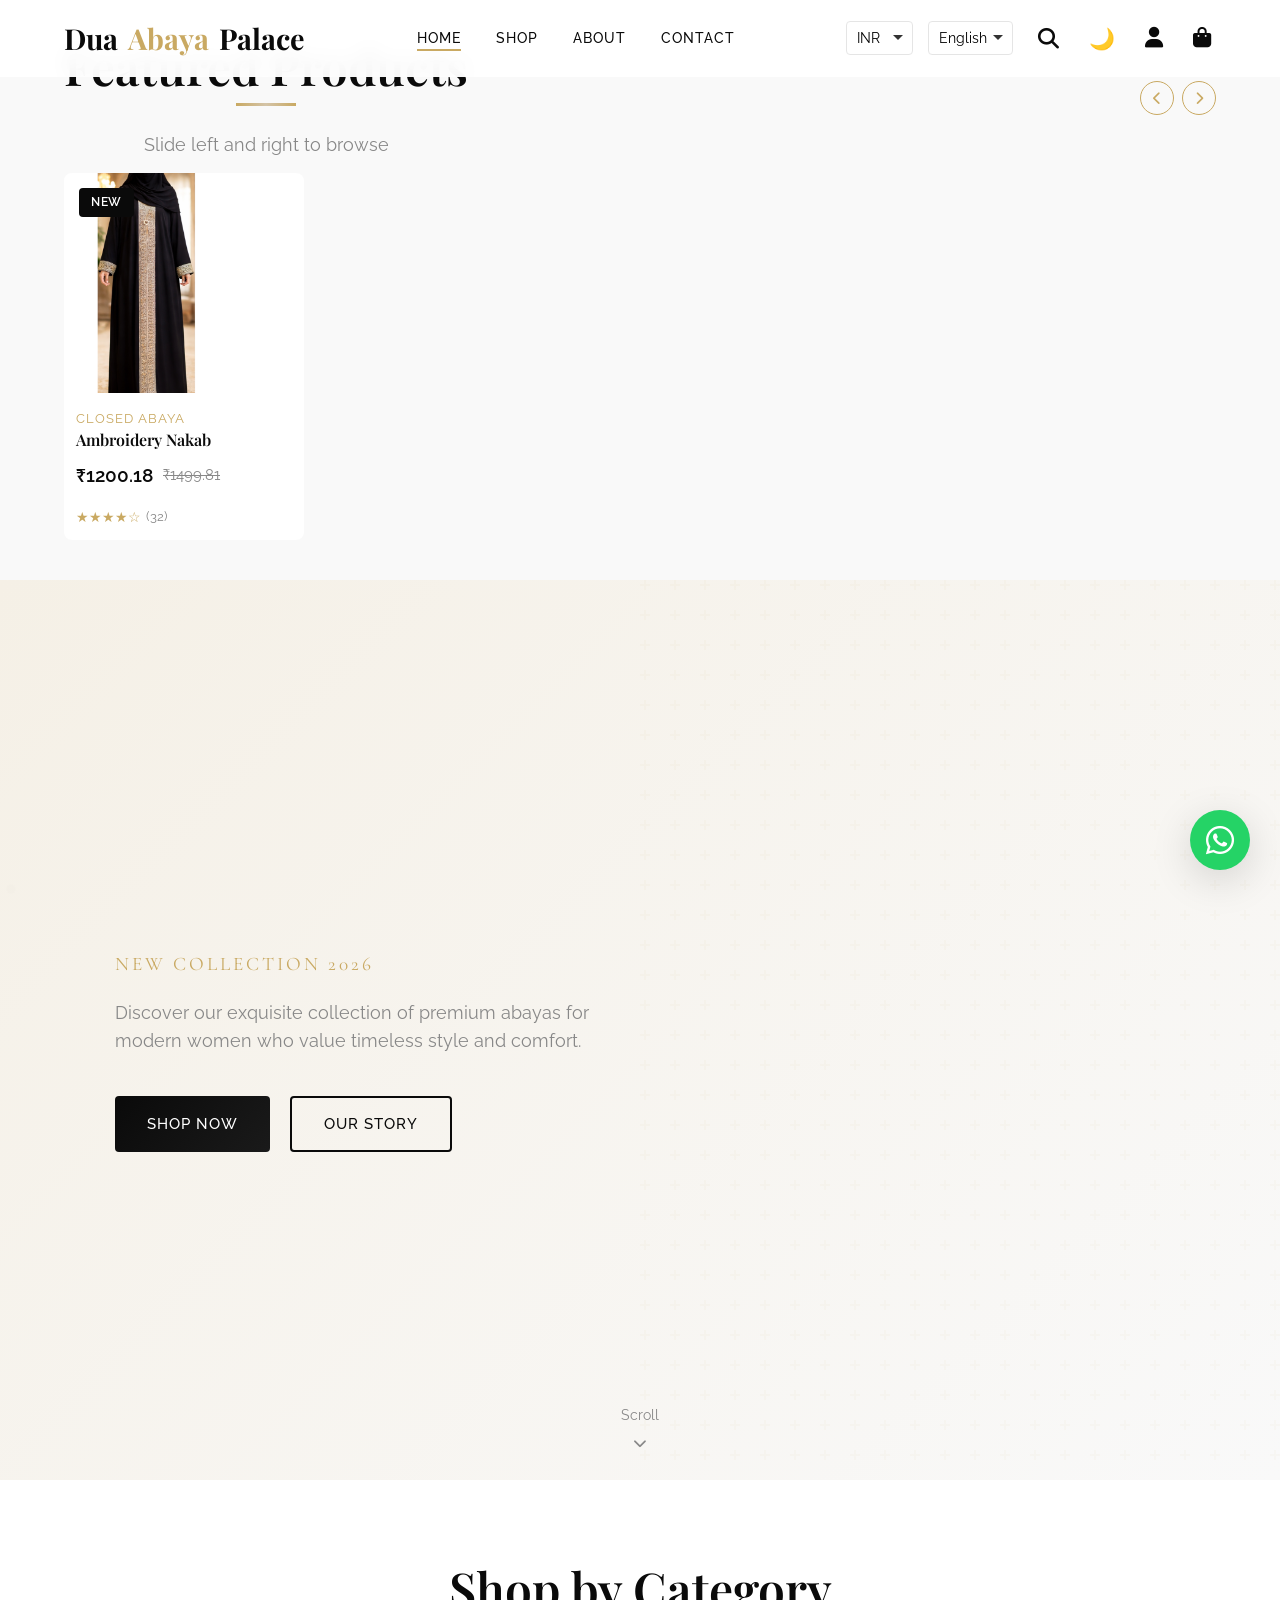
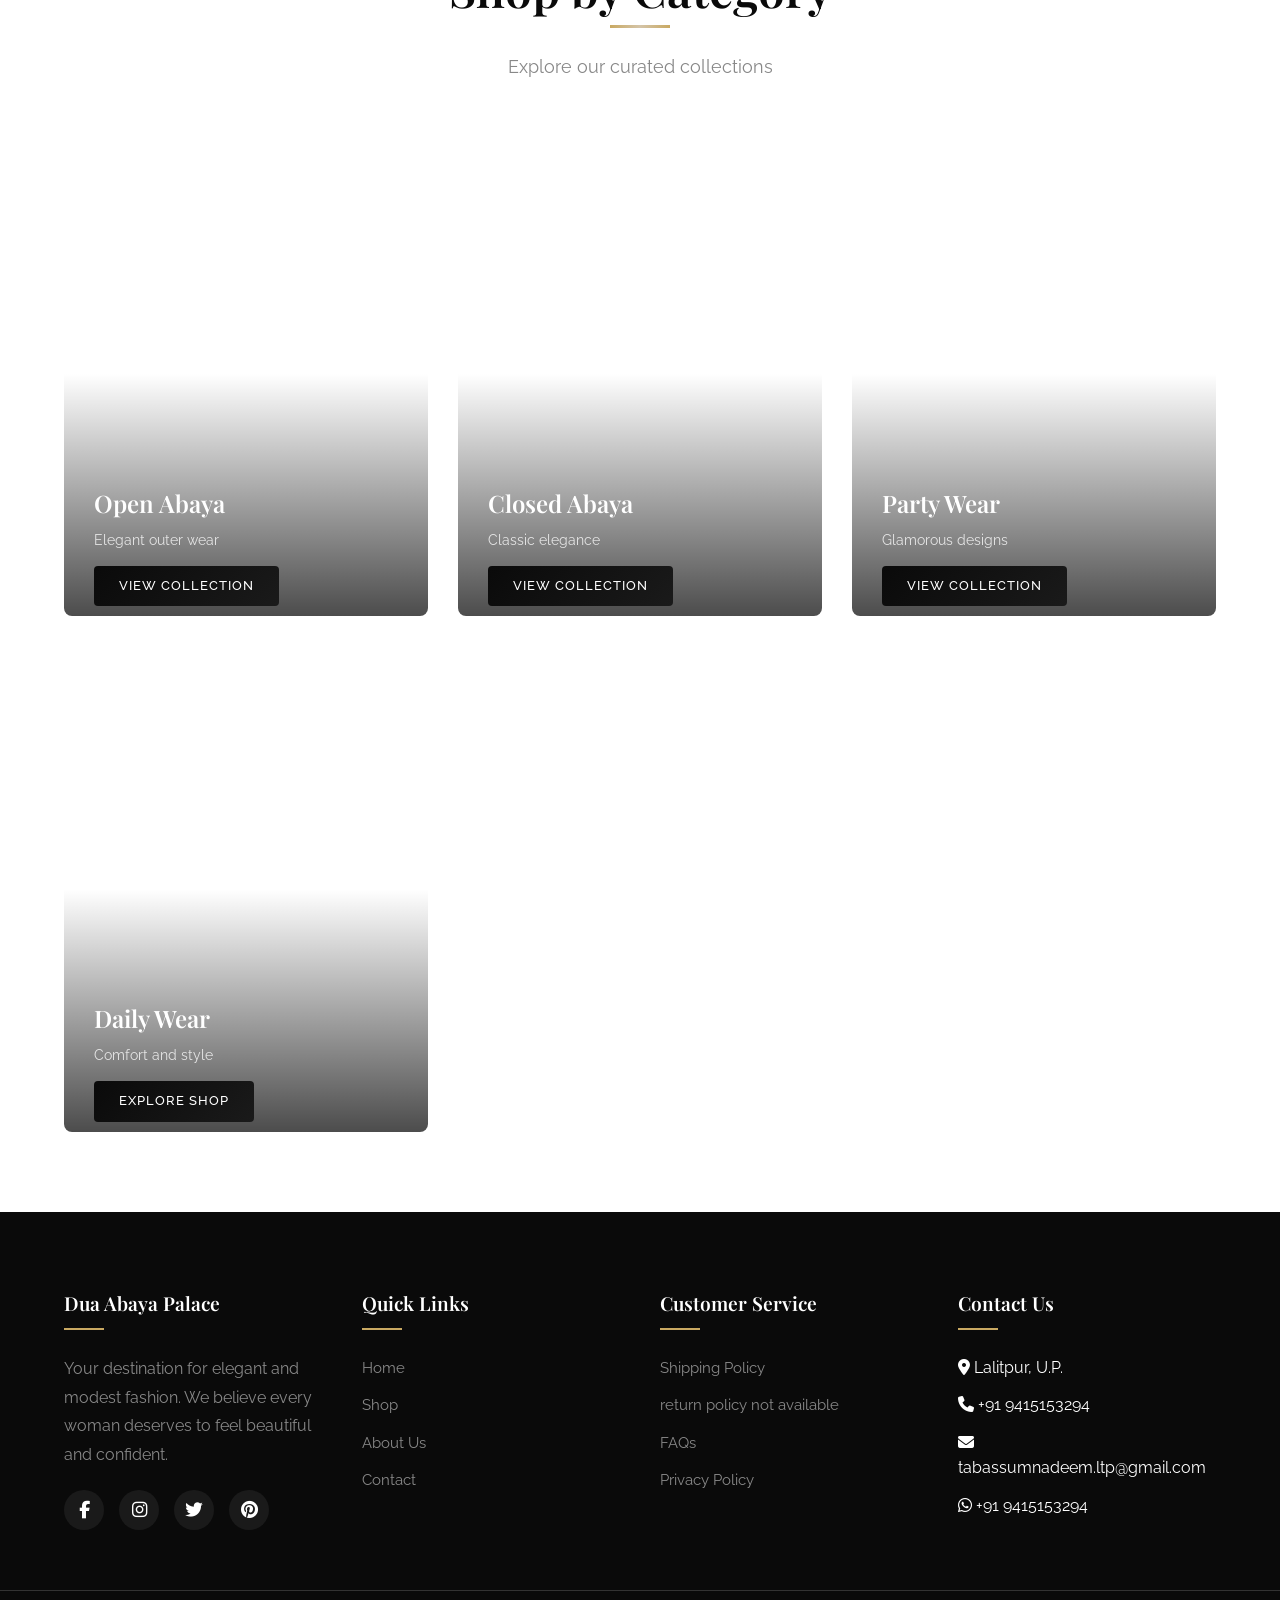
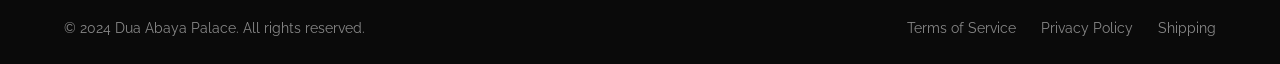
<file: Desktop/index.html>
<!DOCTYPE html>
<html lang="en">
<head>
    <meta charset="UTF-8">
    <meta name="viewport" content="width=device-width, initial-scale=1.0">
    <title>Dua Abaya Palace - Elegance in Modesty</title>
    <meta name="description" content="Discover our exclusive collection of modest fashion abayas. Elegant, luxurious, and perfect for every occasion.">

    <link rel="preconnect" href="https://fonts.googleapis.com">
    <link rel="preconnect" href="https://fonts.gstatic.com" crossorigin>
    <link href="https://fonts.googleapis.com/css2?family=Cormorant+Garamond:wght@400;500;600&family=Playfair+Display:wght@400;500;600;700&family=Raleway:wght@300;400;500;600&display=swap" rel="stylesheet">
    <link rel="stylesheet" href="https://cdnjs.cloudflare.com/ajax/libs/font-awesome/6.4.0/css/all.min.css">
    <link rel="stylesheet" href="css/styles.css">

    <style>
        .home-products-slider {
            padding: 38px 0;
            background: var(--light-beige);
        }

        [data-theme="dark"] .home-products-slider {
            background: var(--primary-black);
        }

        .home-products-slider-head {
            display: flex;
            align-items: center;
            justify-content: space-between;
            gap: 10px;
            margin-bottom: 14px;
        }

        .home-products-slider-controls {
            display: flex;
            gap: 8px;
        }

        .home-products-arrow {
            width: 34px;
            height: 34px;
            border-radius: 50%;
            border: 1px solid var(--gold);
            background: transparent;
            color: var(--gold);
            cursor: pointer;
            transition: var(--transition-fast);
        }

        .home-products-arrow:hover {
            background: var(--gold);
            color: var(--white);
        }

        .home-products-track {
            display: grid;
            grid-auto-flow: column;
            grid-auto-columns: minmax(210px, 240px);
            gap: 12px;
            overflow-x: auto;
            scroll-snap-type: x mandatory;
            scrollbar-width: none;
            scroll-behavior: smooth;
            padding-bottom: 2px;
        }

        .home-products-track::-webkit-scrollbar {
            display: none;
        }

        .home-products-track .product-card {
            scroll-snap-align: start;
            max-width: 240px;
        }

        .home-products-track .product-image {
            height: 220px;
        }

        .home-products-track .product-image img {
            height: 100%;
            object-fit: cover;
        }

        .home-products-track .product-info {
            padding: 12px;
        }

        .home-products-track .product-title {
            font-size: 1rem;
        }

        @media (max-width: 768px) {
            .home-products-slider-head {
                align-items: flex-end;
            }

            .home-products-track {
                grid-auto-columns: minmax(190px, 82%);
            }
        }
            .admin-hidden-link {
            position: fixed;
            left: 6px;
            bottom: 6px;
            width: 10px;
            height: 10px;
            border-radius: 50%;
            background: rgba(0,0,0,0.08);
            opacity: 0.08;
            z-index: 5;
            text-indent: -9999px;
            overflow: hidden;
        }

        .admin-hidden-link:hover {
            opacity: 0.2;
        }
    </style>
</head>
<body>
    <div class="page-loader">
        <div class="page-loader-spinner"></div>
    </div>

    <nav class="navbar">
        <div class="navbar-container">
            <a href="index.html" class="navbar-logo">Dua <span>Abaya</span> Palace</a>

            <ul class="navbar-menu">
                <li><a href="index.html" class="navbar-link active" data-translate="home">Home</a></li>
                <li><a href="shop.html" class="navbar-link" data-translate="shop">Shop</a></li>
                <li><a href="about.html" class="navbar-link" data-translate="about">About</a></li>
                <li><a href="contact.html" class="navbar-link" data-translate="contact">Contact</a></li>
            </ul>

            <div class="navbar-actions">
                <div class="currency-lang-selector">
                    <div class="currency-selector">
                        <select id="currency-select" onchange="changeCurrency(this.value)">
                            <option value="INR">INR</option>
                            <option value="PKR">PKR</option>
                            <option value="USD">USD</option>
                            <option value="SAR">SAR</option>
                            <option value="AED">AED</option>
                        </select>
                    </div>
                    <div class="language-selector">
                        <select id="language-select" onchange="changeLanguage(this.value)">
                            <option value="en">English</option>
                            <option value="ur">Urdu</option>
                            <option value="hi">Hindi</option>
                        </select>
                    </div>
                </div>

                <button class="navbar-icon search-toggle"><i class="fas fa-search"></i></button>
                <button class="navbar-icon theme-toggle" onclick="toggleTheme()">&#127769;</button>
                <a href="account.html" class="navbar-icon"><i class="fas fa-user"></i></a>
                <a href="cart.html" class="navbar-icon"><i class="fas fa-shopping-bag"></i><span class="cart-count">0</span></a>
                <button class="navbar-toggle"><i class="fas fa-bars"></i></button>
            </div>
        </div>

        <div class="search-bar">
            <form action="shop.html">
                <input type="text" placeholder="Search for abayas...">
                <button type="submit"><i class="fas fa-search"></i></button>
            </form>
        </div>
    </nav>

    <div class="mobile-menu">
        <button class="mobile-menu-close"><i class="fas fa-times"></i></button>
        <ul>
            <li><a href="index.html" class="navbar-link" data-translate="home">Home</a></li>
            <li><a href="shop.html" class="navbar-link" data-translate="shop">Shop</a></li>
            <li><a href="about.html" class="navbar-link" data-translate="about">About</a></li>
            <li><a href="contact.html" class="navbar-link" data-translate="contact">Contact</a></li>
            <li><a href="cart.html" class="navbar-link" data-translate="cart">Cart</a></li>
            <li><a href="account.html" class="navbar-link" data-translate="account">Account</a></li>
        </ul>
    </div>
    <div class="mobile-overlay"></div>

    <section class="home-products-slider">
        <div class="container">
            <div class="home-products-slider-head">
                <div class="section-title" style="margin-bottom:0;">
                    <h2>Featured Products</h2>
                    <p>Slide left and right to browse</p>
                </div>
                <div class="home-products-slider-controls">
                    <button class="home-products-arrow" type="button" id="homeProductsPrev" aria-label="Previous products">
                        <i class="fas fa-chevron-left"></i>
                    </button>
                    <button class="home-products-arrow" type="button" id="homeProductsNext" aria-label="Next products">
                        <i class="fas fa-chevron-right"></i>
                    </button>
                </div>
            </div>
            <div class="home-products-track" id="homeProductsTrack"></div>
        </div>
    </section>

<section class="hero">
        <div class="hero-background"></div>
        <div class="hero-container">
            <div class="hero-content">
                <span class="hero-tag">New Collection 2026</span>
<p class="hero-description">Discover our exquisite collection of premium abayas for modern women who value timeless style and comfort.</p>
                <div class="hero-buttons">
                    <a href="shop.html" class="btn btn-primary">Shop Now</a>
                    <a href="about.html" class="btn btn-secondary">Our Story</a>
                </div>
            </div>
        </div>
        <div class="hero-scroll">
            <span>Scroll</span>
            <i class="fas fa-chevron-down"></i>
        </div>
    </section>

    <section class="featured">
        <div class="container">
            <div class="section-title">
                <h2>Shop by Category</h2>
                <p>Explore our curated collections</p>
            </div>
            <div class="featured-grid">
                <div class="featured-card">
                    <div class="featured-content">
                        <h3>Open Abaya</h3>
                        <p>Elegant outer wear</p>
                        <a href="shop.html?category=open" class="btn btn-primary">View Collection</a>
                    </div>
                </div>
                <div class="featured-card">
                    <div class="featured-content">
                        <h3>Closed Abaya</h3>
                        <p>Classic elegance</p>
                        <a href="shop.html?category=closed" class="btn btn-primary">View Collection</a>
                    </div>
                </div>
                <div class="featured-card">
                    <div class="featured-content">
                        <h3>Party Wear</h3>
                        <p>Glamorous designs</p>
                        <a href="shop.html?category=party" class="btn btn-primary">View Collection</a>
                    </div>
                </div>
                <div class="featured-card">
                    <div class="featured-content">
                        <h3>Daily Wear</h3>
                        <p>Comfort and style</p>
                        <a href="shop.html" class="btn btn-primary">Explore Shop</a>
                    </div>
                </div>
            </div>
        </div>
    </section>

    

    <footer class="footer">
        <div class="footer-container">
            <div class="footer-section">
                <h3>Dua Abaya Palace</h3>
                <p>Your destination for elegant and modest fashion. We believe every woman deserves to feel beautiful and confident.</p>
                <div class="footer-social">
                    <a href="#"><i class="fab fa-facebook-f"></i></a>
                    <a href="#"><i class="fab fa-instagram"></i></a>
                    <a href="#"><i class="fab fa-twitter"></i></a>
                    <a href="#"><i class="fab fa-pinterest"></i></a>
                </div>
            </div>
            <div class="footer-section">
                <h3>Quick Links</h3>
                <ul class="footer-links">
                    <li><a href="index.html">Home</a></li>
                    <li><a href="shop.html">Shop</a></li>
                    <li><a href="about.html">About Us</a></li>
                    <li><a href="contact.html">Contact</a></li>
                </ul>
            </div>
            <div class="footer-section">
                <h3>Customer Service</h3>
                <ul class="footer-links">
                    <li><a href="#">Shipping Policy</a></li>
                    <li><a href="#">return policy not available</a></li>
                    <li><a href="#">FAQs</a></li>
                    <li><a href="#">Privacy Policy</a></li>
                </ul>
            </div>
            <div class="footer-section">
                <h3>Contact Us</h3>
                <ul class="footer-links">
                    <li><i class="fas fa-map-marker-alt"></i> Lalitpur, U.P.</li>
                    <li><i class="fas fa-phone"></i> +91 9415153294</li>
                    <li><i class="fas fa-envelope"></i> tabassumnadeem.ltp@gmail.com</li>
                    <li><i class="fab fa-whatsapp"></i> +91 9415153294</li>
                </ul>
            </div>
        </div>
        <div class="footer-bottom">
            <p>&copy; 2024 Dua Abaya Palace. All rights reserved.</p>
            <div class="footer-bottom-links">
                <a href="#">Terms of Service</a>
                <a href="#">Privacy Policy</a>
                <a href="#">Shipping</a>
            </div>
        </div>
    </footer>

    <div class="modal" id="quickViewModal">
        <div class="modal-content">
            <button class="modal-close">&times;</button>
            <div class="quick-view-content"></div>
        </div>
    </div>

    <div class="popup" id="welcomePopup">
        <div class="popup-content">
            <button class="popup-close">&times;</button>
            <div class="popup-icon">New</div>
            <h3>Welcome to Dua Abaya Palace!</h3>
            <a href="shop.html" class="btn btn-primary">Shop Now</a>
        </div>
    </div>

    <div class="toast"></div>

    <button class="scroll-top" onclick="scrollToTop()">
        <i class="fas fa-chevron-up"></i>
    </button>

    <a href="https://wa.me/9415153294" class="whatsapp-float" target="_blank">
        <i class="fab fa-whatsapp"></i>
    </a>

    <a href="admin-products.html" class="admin-hidden-link" aria-label="Admin access">Admin</a>

    <script src="js/main.js"></script>
    <script>
        function initHomeProductSlider() {
            const track = document.getElementById('homeProductsTrack');
            const prevBtn = document.getElementById('homeProductsPrev');
            const nextBtn = document.getElementById('homeProductsNext');
            if (!track || !window.products || !window.products.length) return;

            const featuredItems = window.products.slice(0, 10);
            track.innerHTML = featuredItems.map(product => createProductCard(product)).join('');
            updatePrices();

            const step = () => Math.max(260, track.clientWidth * 0.85);
            if (prevBtn) prevBtn.addEventListener('click', () => track.scrollBy({ left: -step(), behavior: 'smooth' }));
            if (nextBtn) nextBtn.addEventListener('click', () => track.scrollBy({ left: step(), behavior: 'smooth' }));
        }

        window.addEventListener('load', () => {
            setTimeout(() => {
                const loader = document.querySelector('.page-loader');
                if (loader) loader.style.display = 'none';
            }, 500);

            initHomeProductSlider();
        });
    </script>
</body>
</html>
</file>
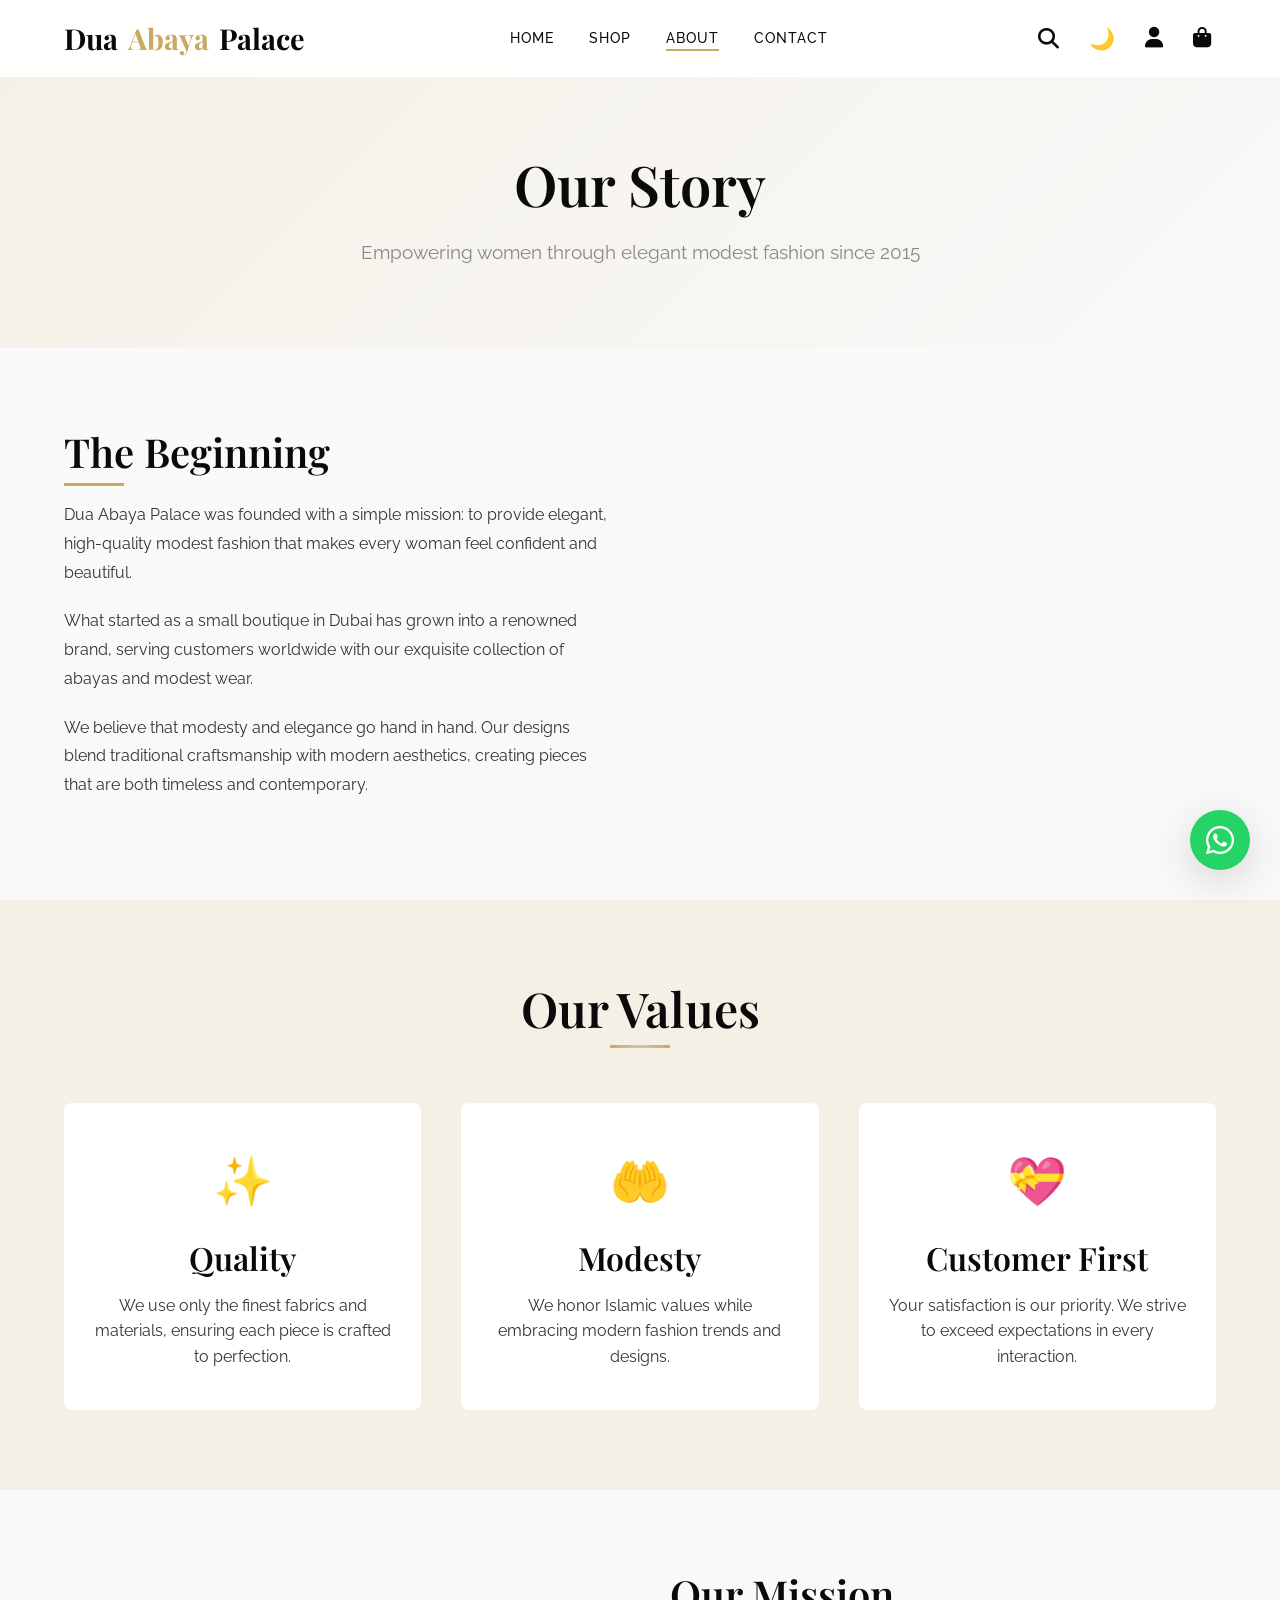
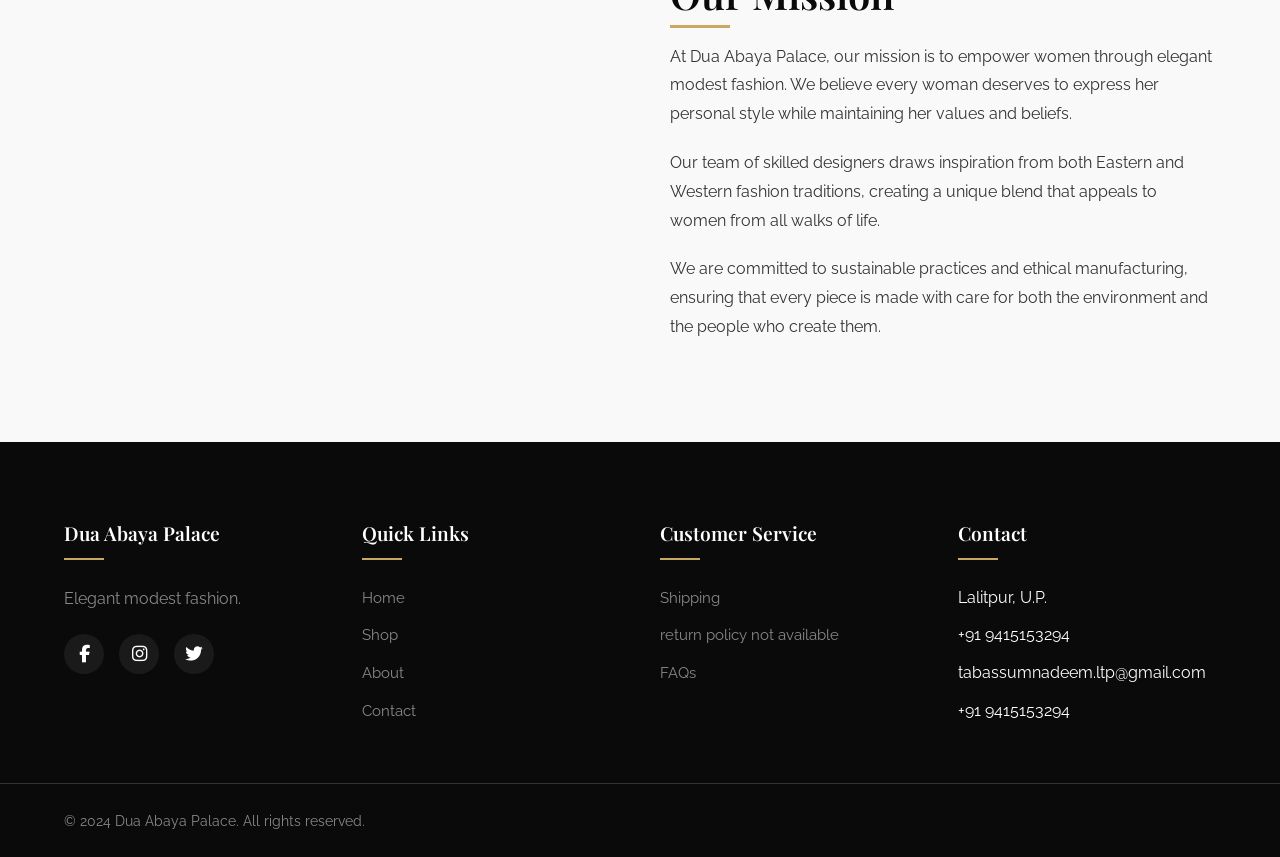
<file: Desktop/about.html>
<!DOCTYPE html>
<html lang="en">
<head>
    <meta charset="UTF-8">
    <meta name="viewport" content="width=device-width, initial-scale=1.0">
    <title>About Us - Dua Abaya Palace</title>
    <link rel="preconnect" href="https://fonts.googleapis.com">
    <link rel="preconnect" href="https://fonts.gstatic.com" crossorigin>
    <link href="https://fonts.googleapis.com/css2?family=Cormorant+Garamond:wght@400;500;600&family=Playfair+Display:wght@400;500;600;700&family=Raleway:wght@300;400;500;600&display=swap" rel="stylesheet">
    <link rel="stylesheet" href="https://cdnjs.cloudflare.com/ajax/libs/font-awesome/6.4.0/css/all.min.css">
    <link rel="stylesheet" href="css/styles.css">
</head>
<body>
    <nav class="navbar">
        <div class="navbar-container">
            <a href="index.html" class="navbar-logo">Dua <span>Abaya</span> Palace</a>
            <ul class="navbar-menu">
                <li><a href="index.html" class="navbar-link">Home</a></li>
                <li><a href="shop.html" class="navbar-link">Shop</a></li>
                <li><a href="about.html" class="navbar-link active">About</a></li>
                <li><a href="contact.html" class="navbar-link">Contact</a></li>
            </ul>
            <div class="navbar-actions">
                <button class="navbar-icon search-toggle"><i class="fas fa-search"></i></button>
                <button class="navbar-icon theme-toggle" onclick="toggleTheme()">🌙</button>
                <a href="account.html" class="navbar-icon"><i class="fas fa-user"></i></a>
                <a href="cart.html" class="navbar-icon"><i class="fas fa-shopping-bag"></i><span class="cart-count">0</span></a>
                <button class="navbar-toggle"><i class="fas fa-bars"></i></button>
            </div>
        </div>
    </nav>
    <div class="mobile-menu"><button class="mobile-menu-close"><i class="fas fa-times"></i></button><ul><li><a href="index.html">Home</a></li><li><a href="shop.html">Shop</a></li><li><a href="about.html">About</a></li><li><a href="contact.html">Contact</a></li></ul></div>
    <div class="mobile-overlay"></div>

    <!-- About Hero -->
    <section class="about-hero">
        <div class="container">
            <h1>Our Story</h1>
            <p>Empowering women through elegant modest fashion since 2015</p>
        </div>
    </section>

    <!-- About Story -->
    <section class="about-story">
        <div class="container">
            <div class="about-content">
                <div class="about-text">
                    <h2>The Beginning</h2>
                    <p>Dua Abaya Palace was founded with a simple mission: to provide elegant, high-quality modest fashion that makes every woman feel confident and beautiful.</p>
                    <p>What started as a small boutique in Dubai has grown into a renowned brand, serving customers worldwide with our exquisite collection of abayas and modest wear.</p>
                    <p>We believe that modesty and elegance go hand in hand. Our designs blend traditional craftsmanship with modern aesthetics, creating pieces that are both timeless and contemporary.</p>
                </div>
            </div>
        </div>
    </section>

    <!-- Our Values -->
    <section class="about-values">
        <div class="container">
            <div class="section-title">
                <h2>Our Values</h2>
            </div>
            <div class="values-grid">
                <div class="value-card">
                    <div class="value-icon">✨</div>
                    <h3>Quality</h3>
                    <p>We use only the finest fabrics and materials, ensuring each piece is crafted to perfection.</p>
                </div>
                <div class="value-card">
                    <div class="value-icon">🤲</div>
                    <h3>Modesty</h3>
                    <p>We honor Islamic values while embracing modern fashion trends and designs.</p>
                </div>
                <div class="value-card">
                    <div class="value-icon">💝</div>
                    <h3>Customer First</h3>
                    <p>Your satisfaction is our priority. We strive to exceed expectations in every interaction.</p>
                </div>
            </div>
        </div>
    </section>

    <!-- Mission -->
    <section class="about-story">
        <div class="container">
            <div class="about-content" style="grid-template-columns: 1fr 1fr; direction: rtl;">
                <div class="about-text" style="direction: ltr;">
                    <h2>Our Mission</h2>
                    <p>At Dua Abaya Palace, our mission is to empower women through elegant modest fashion. We believe every woman deserves to express her personal style while maintaining her values and beliefs.</p>
                    <p>Our team of skilled designers draws inspiration from both Eastern and Western fashion traditions, creating a unique blend that appeals to women from all walks of life.</p>
                    <p>We are committed to sustainable practices and ethical manufacturing, ensuring that every piece is made with care for both the environment and the people who create them.</p>
                </div>
            </div>
        </div>
    </section>

    <footer class="footer">
        <div class="footer-container">
            <div class="footer-section"><h3>Dua Abaya Palace</h3><p>Elegant modest fashion.</p><div class="footer-social"><a href="#"><i class="fab fa-facebook-f"></i></a><a href="#"><i class="fab fa-instagram"></i></a><a href="#"><i class="fab fa-twitter"></i></a></div></div>
            <div class="footer-section"><h3>Quick Links</h3><ul class="footer-links"><li><a href="index.html">Home</a></li><li><a href="shop.html">Shop</a></li><li><a href="about.html">About</a></li><li><a href="contact.html">Contact</a></li></ul></div>
            <div class="footer-section"><h3>Customer Service</h3><ul class="footer-links"><li><a href="#">Shipping</a></li><li><a href="#">return policy not available</a></li><li><a href="#">FAQs</a></li></ul></div>
            <div class="footer-section"><h3>Contact</h3><ul class="footer-links"><li>Lalitpur, U.P.</li><li>+91 9415153294</li><li>tabassumnadeem.ltp@gmail.com</li>+91 9415153294</ul></div>
        </div>
        <div class="footer-bottom"><p>© 2024 Dua Abaya Palace. All rights reserved.</p></div>
    </footer>

    <div class="toast"></div>
    <button class="scroll-top" onclick="scrollToTop()"><i class="fas fa-chevron-up"></i></button>
    <a href="https://wa.me/9415153294" class="whatsapp-float" target="_blank"><i class="fab fa-whatsapp"></i></a>

    <script src="js/main.js"></script>
    <script>document.addEventListener('DOMContentLoaded', initializeApp);</script>
</body>
</html>
</file>
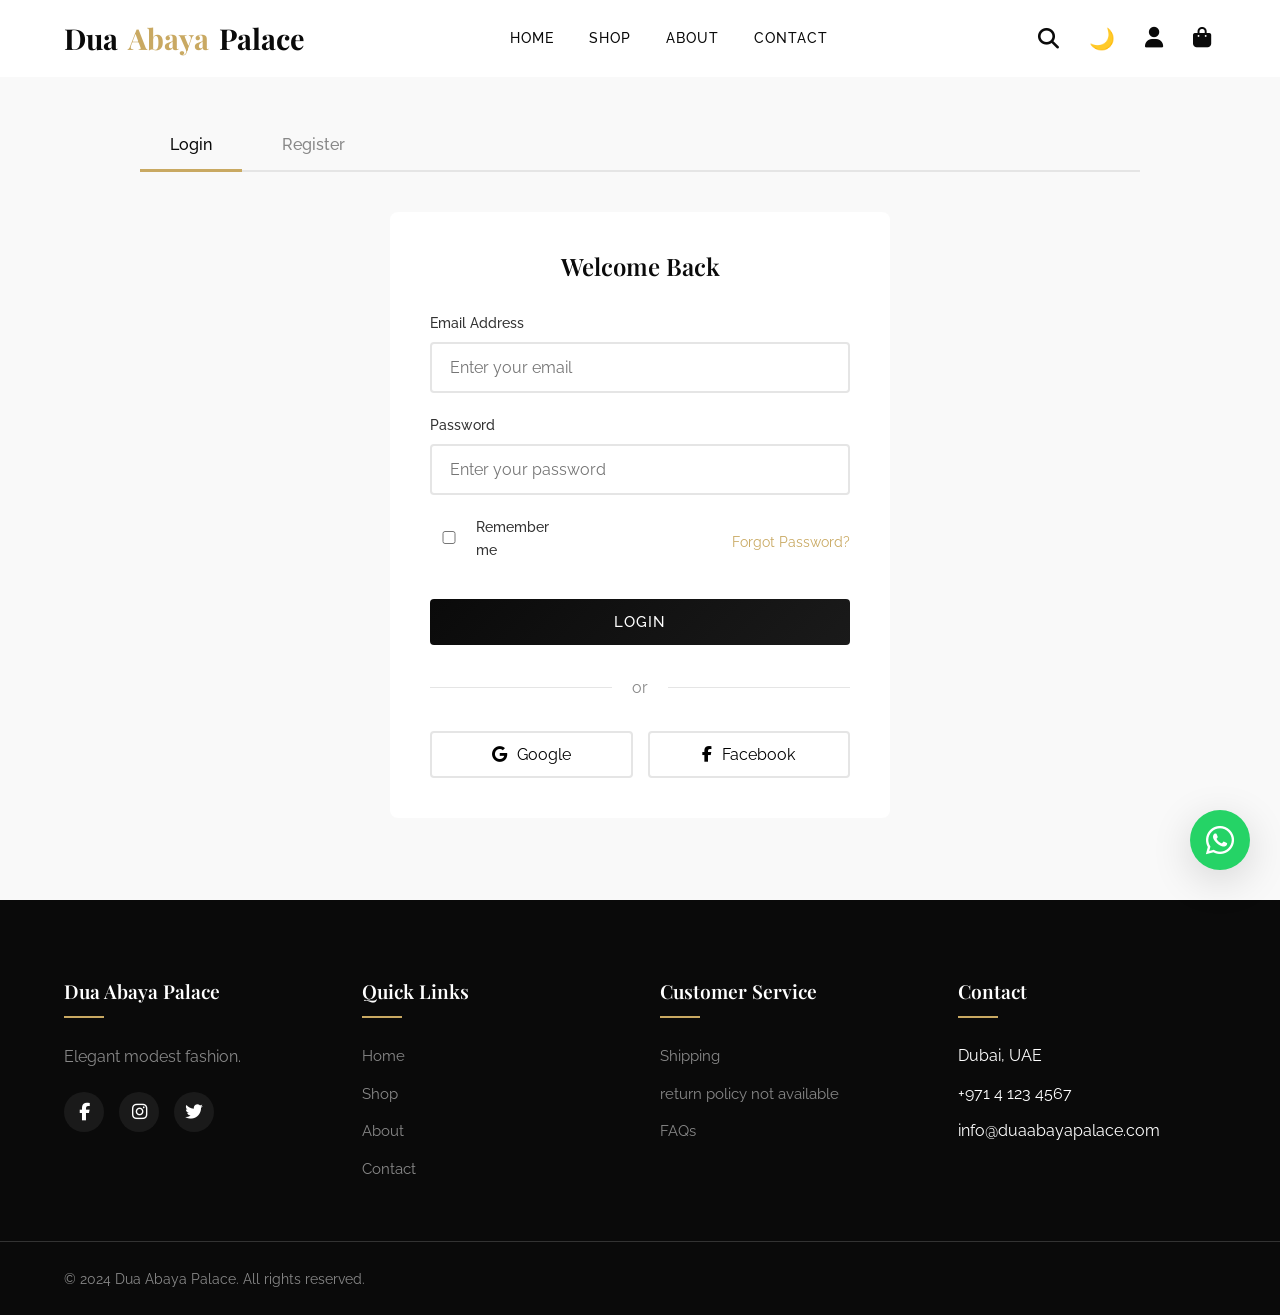
<file: Desktop/account.html>
<!DOCTYPE html>
<html lang="en">
<head>
    <meta charset="UTF-8">
    <meta name="viewport" content="width=device-width, initial-scale=1.0">
    <title>My Account - Dua Abaya Palace</title>
    <link rel="preconnect" href="https://fonts.googleapis.com">
    <link rel="preconnect" href="https://fonts.gstatic.com" crossorigin>
    <link href="https://fonts.googleapis.com/css2?family=Cormorant+Garamond:wght@400;500;600&family=Playfair+Display:wght@400;500;600;700&family=Raleway:wght@300;400;500;600&display=swap" rel="stylesheet">
    <link rel="stylesheet" href="https://cdnjs.cloudflare.com/ajax/libs/font-awesome/6.4.0/css/all.min.css">
    <link rel="stylesheet" href="css/styles.css">
</head>
<body>
    <nav class="navbar">
        <div class="navbar-container">
            <a href="index.html" class="navbar-logo">Dua <span>Abaya</span> Palace</a>
            <ul class="navbar-menu">
                <li><a href="index.html" class="navbar-link">Home</a></li>
                <li><a href="shop.html" class="navbar-link">Shop</a></li>
                <li><a href="about.html" class="navbar-link">About</a></li>
                <li><a href="contact.html" class="navbar-link">Contact</a></li>
            </ul>
            <div class="navbar-actions">
                <button class="navbar-icon search-toggle"><i class="fas fa-search"></i></button>
                <button class="navbar-icon theme-toggle" onclick="toggleTheme()">🌙</button>
                <a href="account.html" class="navbar-icon"><i class="fas fa-user"></i></a>
                <a href="cart.html" class="navbar-icon"><i class="fas fa-shopping-bag"></i><span class="cart-count">0</span></a>
                <button class="navbar-toggle"><i class="fas fa-bars"></i></button>
            </div>
        </div>
    </nav>
    <div class="mobile-menu"><button class="mobile-menu-close"><i class="fas fa-times"></i></button><ul><li><a href="index.html">Home</a></li><li><a href="shop.html">Shop</a></li><li><a href="about.html">About</a></li><li><a href="contact.html">Contact</a></li></ul></div>
    <div class="mobile-overlay"></div>

    <!-- Account Page -->
    <section class="account-page">
        <div class="account-container">
            <div class="account-tabs">
                <button class="account-tab active" data-tab="login">Login</button>
                <button class="account-tab" data-tab="register">Register</button>
            </div>
            
            <!-- Login Form -->
            <div class="account-form-container" id="loginForm">
                <h3>Welcome Back</h3>
                <form class="account-form" onsubmit="handleLogin(event)">
                    <div class="form-group">
                        <label>Email Address</label>
                        <input type="email" placeholder="Enter your email" required>
                    </div>
                    <div class="form-group">
                        <label>Password</label>
                        <input type="password" placeholder="Enter your password" required>
                    </div>
                    <div class="form-group" style="display: flex; justify-content: space-between; align-items: center;">
                        <label style="display: flex; align-items: center; gap: 8px;">
                            <input type="checkbox"> Remember me
                        </label>
                        <a href="#" style="color: var(--gold); font-size: 0.9rem;">Forgot Password?</a>
                    </div>
                    <button type="submit" class="btn btn-primary">Login</button>
                </form>
                
                <div class="account-divider">or</div>
                
                <div class="social-login">
                    <button type="button"><i class="fab fa-google"></i> Google</button>
                    <button type="button"><i class="fab fa-facebook-f"></i> Facebook</button>
                </div>
            </div>
            
            <!-- Register Form -->
            <div class="account-form-container" id="registerForm" style="display: none;">
                <h3>Create Account</h3>
                <form class="account-form" onsubmit="handleRegister(event)">
                    <div class="form-row">
                        <div class="form-group">
                            <label>First Name</label>
                            <input type="text" placeholder="First name" required>
                        </div>
                        <div class="form-group">
                            <label>Last Name</label>
                            <input type="text" placeholder="Last name" required>
                        </div>
                    </div>
                    <div class="form-group">
                        <label>Email Address</label>
                        <input type="email" placeholder="Enter your email" required>
                    </div>
                    <div class="form-group">
                        <label>Phone Number</label>
                        <input type="tel" placeholder="Enter your phone">
                    </div>
                    <div class="form-group">
                        <label>Password</label>
                        <input type="password" placeholder="Create a password" required>
                    </div>
                    <div class="form-group">
                        <label>Confirm Password</label>
                        <input type="password" placeholder="Confirm your password" required>
                    </div>
                    <div class="form-group">
                        <label style="display: flex; align-items: center; gap: 8px;">
                            <input type="checkbox" required> I agree to the Terms & Conditions
                        </label>
                    </div>
                    <button type="submit" class="btn btn-primary">Create Account</button>
                </form>
                
                <div class="account-divider">or</div>
                
                <div class="social-login">
                    <button type="button"><i class="fab fa-google"></i> Google</button>
                    <button type="button"><i class="fab fa-facebook-f"></i> Facebook</button>
                </div>
            </div>
            
            <!-- My Account (shown after login) -->
            <div id="myAccount" style="display: none;">
                <div class="account-form-container" style="max-width: 100%;">
                    <div style="display: grid; grid-template-columns: repeat(auto-fit, minmax(300px, 1fr)); gap: 30px;">
                        <div class="form-section">
                            <h3>My Profile</h3>
                            <div class="form-group">
                                <label>Full Name</label>
                                <input type="text" value="John Doe">
                            </div>
                            <div class="form-group">
                                <label>Email</label>
                                <input type="email" value="john@example.com">
                            </div>
                            <div class="form-group">
                                <label>Phone</label>
                                <input type="tel" value="+971 50 123 4567">
                            </div>
                            <button class="btn btn-primary">Update Profile</button>
                        </div>
                        
                        <div class="form-section">
                            <h3>My Orders</h3>
                            <div style="text-align: center; padding: 30px 0;">
                                <p style="margin-bottom: 15px;">No orders yet</p>
                                <a href="shop.html" class="btn btn-secondary">Start Shopping</a>
                            </div>
                        </div>
                        
                        <div class="form-section">
                            <h3>My Wishlist</h3>
                            <div class="wishlist-products" id="wishlistProducts">
                                <!-- Wishlist rendered by JS -->
                            </div>
                        </div>
                        
                        <div class="form-section">
                            <h3>My Addresses</h3>
                            <div style="padding: 20px; border: 1px solid var(--gray-light); border-radius: var(--radius-md); margin-bottom: 15px;">
                                <h4 style="margin-bottom: 10px;">Home Address</h4>
                                <p style="color: var(--gray); font-size: 0.9rem;">123 Main Street<br>Dubai, UAE<br>+971 50 123 4567</p>
                            </div>
                            <button class="btn btn-secondary">Add New Address</button>
                        </div>
                    </div>
                    
                    <div style="margin-top: 30px; text-align: center;">
                        <button class="btn btn-secondary" onclick="handleLogout()">Logout</button>
                    </div>
                </div>
            </div>
        </div>
    </section>

    <footer class="footer">
        <div class="footer-container">
            <div class="footer-section"><h3>Dua Abaya Palace</h3><p>Elegant modest fashion.</p><div class="footer-social"><a href="#"><i class="fab fa-facebook-f"></i></a><a href="#"><i class="fab fa-instagram"></i></a><a href="#"><i class="fab fa-twitter"></i></a></div></div>
            <div class="footer-section"><h3>Quick Links</h3><ul class="footer-links"><li><a href="index.html">Home</a></li><li><a href="shop.html">Shop</a></li><li><a href="about.html">About</a></li><li><a href="contact.html">Contact</a></li></ul></div>
            <div class="footer-section"><h3>Customer Service</h3><ul class="footer-links"><li><a href="#">Shipping</a></li><li><a href="#">return policy not available</a></li><li><a href="#">FAQs</a></li></ul></div>
            <div class="footer-section"><h3>Contact</h3><ul class="footer-links"><li>Dubai, UAE</li><li>+971 4 123 4567</li><li>info@duaabayapalace.com</li></ul></div>
        </div>
        <div class="footer-bottom"><p>© 2024 Dua Abaya Palace. All rights reserved.</p></div>
    </footer>

    <div class="toast"></div>
    <button class="scroll-top" onclick="scrollToTop()"><i class="fas fa-chevron-up"></i></button>
    <a href="https://wa.me/971501234567" class="whatsapp-float" target="_blank"><i class="fab fa-whatsapp"></i></a>

    <script src="js/main.js"></script>
    <script>
        let isLoggedIn = localStorage.getItem('isLoggedIn') === 'true';
        
        document.addEventListener('DOMContentLoaded', () => {
            initializeApp();
            setupAccountTabs();
            if (isLoggedIn) {
                showMyAccount();
            }
            renderWishlist();
        });

        function setupAccountTabs() {
            document.querySelectorAll('.account-tab').forEach(tab => {
                tab.addEventListener('click', function() {
                    document.querySelectorAll('.account-tab').forEach(t => t.classList.remove('active'));
                    this.classList.add('active');
                    
                    const tabId = this.dataset.tab;
                    document.getElementById('loginForm').style.display = tabId === 'login' ? 'block' : 'none';
                    document.getElementById('registerForm').style.display = tabId === 'register' ? 'block' : 'none';
                    document.getElementById('myAccount').style.display = 'none';
                });
            });
        }

        function handleLogin(e) {
            e.preventDefault();
            isLoggedIn = true;
            localStorage.setItem('isLoggedIn', 'true');
            showMyAccount();
            showToast('Welcome back!');
        }

        function handleRegister(e) {
            e.preventDefault();
            isLoggedIn = true;
            localStorage.setItem('isLoggedIn', 'true');
            showMyAccount();
            showToast('Account created successfully!');
        }

        function handleLogout() {
            isLoggedIn = false;
            localStorage.setItem('isLoggedIn', 'false');
            document.getElementById('myAccount').style.display = 'none';
            document.getElementById('loginForm').style.display = 'block';
            document.getElementById('registerForm').style.display = 'none';
            document.querySelectorAll('.account-tab').forEach(t => t.classList.remove('active'));
            document.querySelector('.account-tab[data-tab="login"]').classList.add('active');
            showToast('Logged out successfully');
        }

        function showMyAccount() {
            document.getElementById('loginForm').style.display = 'none';
            document.getElementById('registerForm').style.display = 'none';
            document.getElementById('myAccount').style.display = 'block';
            renderWishlist();
        }
        
        // Override renderWishlist to target correct container
        function renderWishlist() {
            const container = document.getElementById('wishlistProducts');
            if (!container) return;
            
            if (wishlist.length === 0) {
                container.innerHTML = '<div style="text-align: center; padding: 30px;"><p>Your wishlist is empty</p><a href="shop.html" class="btn btn-secondary" style="margin-top: 15px;">Shop Now</a></div>';
                return;
            }
            
            container.innerHTML = '<div class="products-grid">' + wishlist.map(p => createProductCard(p)).join('') + '</div>';
            updatePrices();
            updateWishlistButtons();
        }
    </script>
</body>
</html>
</file>
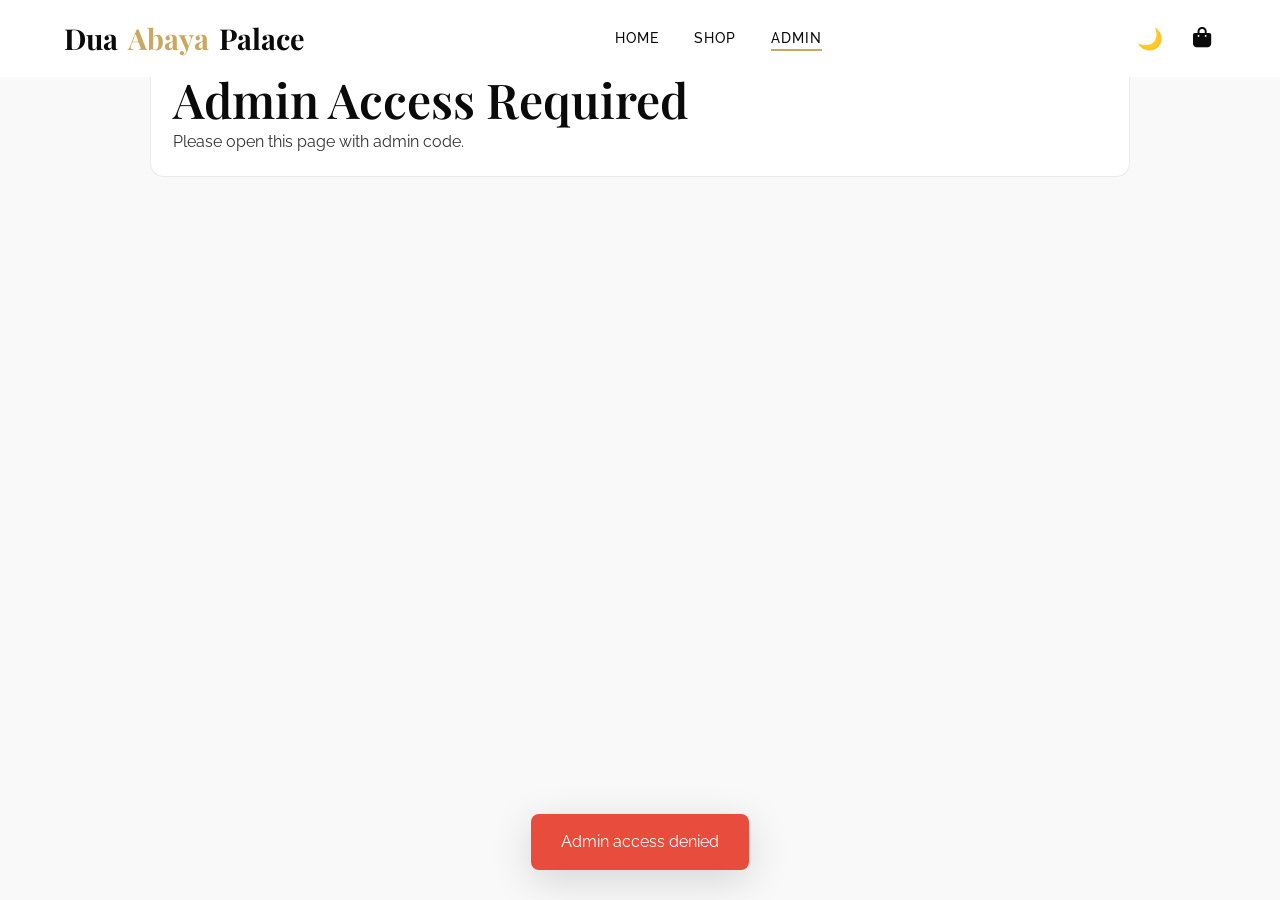
<file: Desktop/admin-products.html>
<!DOCTYPE html>
<html lang="en">
<head>
    <meta charset="UTF-8">
    <meta name="viewport" content="width=device-width, initial-scale=1.0">
    <title>Admin Products - Dua Abaya Palace</title>
    <link rel="preconnect" href="https://fonts.googleapis.com">
    <link rel="preconnect" href="https://fonts.gstatic.com" crossorigin>
    <link href="https://fonts.googleapis.com/css2?family=Cormorant+Garamond:wght@400;500;600&family=Playfair+Display:wght@400;500;600;700&family=Raleway:wght@300;400;500;600&display=swap" rel="stylesheet">
    <link rel="stylesheet" href="https://cdnjs.cloudflare.com/ajax/libs/font-awesome/6.4.0/css/all.min.css">
    <link rel="stylesheet" href="css/styles.css">
    <style>
        .admin-page {
            padding: 48px 20px 60px;
            background: var(--light-beige);
            min-height: 100vh;
        }

        [data-theme="dark"] .admin-page {
            background: var(--primary-black);
        }

        .admin-wrap {
            max-width: 980px;
            margin: 0 auto;
            display: grid;
            gap: 20px;
        }

        .admin-card {
            background: var(--white);
            border-radius: 14px;
            padding: 22px;
            border: 1px solid rgba(0, 0, 0, 0.08);
        }

        [data-theme="dark"] .admin-card {
            background: var(--off-white);
            border-color: rgba(255, 255, 255, 0.08);
        }

        .admin-grid {
            display: grid;
            grid-template-columns: repeat(2, minmax(0, 1fr));
            gap: 12px;
        }

        .admin-grid .full {
            grid-column: 1 / -1;
        }

        .admin-products-list {
            display: grid;
            gap: 10px;
        }

        .admin-product-row {
            display: grid;
            grid-template-columns: 56px 1fr auto;
            gap: 12px;
            align-items: center;
            border: 1px solid rgba(0, 0, 0, 0.08);
            border-radius: 10px;
            padding: 8px;
            background: rgba(255, 255, 255, 0.7);
        }

        .admin-product-row img {
            width: 56px;
            height: 56px;
            object-fit: cover;
            border-radius: 8px;
        }

        .admin-note {
            font-size: 0.9rem;
            opacity: 0.8;
            margin-top: 8px;
        }

        @media (max-width: 700px) {
            .admin-grid {
                grid-template-columns: 1fr;
            }
        }
    </style>
</head>
<body>
    <nav class="navbar">
        <div class="navbar-container">
            <a href="index.html" class="navbar-logo">Dua <span>Abaya</span> Palace</a>
            <ul class="navbar-menu">
                <li><a href="index.html" class="navbar-link">Home</a></li>
                <li><a href="shop.html" class="navbar-link">Shop</a></li>
                <li><a href="admin-products.html" class="navbar-link active">Admin</a></li>
            </ul>
            <div class="navbar-actions">
                <button class="navbar-icon theme-toggle" onclick="toggleTheme()">&#127769;</button>
                <a href="cart.html" class="navbar-icon"><i class="fas fa-shopping-bag"></i><span class="cart-count">0</span></a>
                <button class="navbar-toggle"><i class="fas fa-bars"></i></button>
            </div>
        </div>
    </nav>

    <section class="admin-page">
        <div class="admin-wrap" id="adminApp" style="display:none;">
            <div class="admin-card">
                <h2 style="margin-bottom: 10px;">Add Product (Admin Only)</h2>
                <form id="adminProductForm">
                    <div class="admin-grid">
                        <div class="form-group">
                            <label for="adminName">Product Name</label>
                            <input id="adminName" type="text" required>
                        </div>
                        <div class="form-group">
                            <label for="adminPrice">Price (INR)</label>
                            <input id="adminPrice" type="number" min="0.01" step="0.01" required>
                        </div>
                        <div class="form-group">
                            <label for="adminOriginalPrice">Original Price (INR, optional)</label>
                            <input id="adminOriginalPrice" type="number" min="0" step="0.01">
                        </div>
                        <div class="form-group">
                            <label for="adminCategory">Category</label>
                            <input id="adminCategory" type="text" value="Closed Abaya">
                        </div>
                        <div class="form-group full">
                            <label for="adminDescription">Description</label>
                            <textarea id="adminDescription" rows="3"></textarea>
                        </div>
                        <div class="form-group">
                            <label for="adminMainImage">Main Image</label>
                            <input id="adminMainImage" type="file" accept="image/*" required>
                        </div>
                        <div class="form-group">
                            <label for="adminGalleryImages">Gallery Images (optional)</label>
                            <input id="adminGalleryImages" type="file" accept="image/*" multiple>
                        </div>
                        <div class="form-group">
                            <label for="adminSizes">Sizes (comma)</label>
                            <input id="adminSizes" type="text" value="S,M,L,XL">
                        </div>
                        <div class="form-group">
                            <label for="adminColors">Colors (comma)</label>
                            <input id="adminColors" type="text" value="Black">
                        </div>
                        <div class="form-group full">
                            <button type="submit" class="btn btn-primary">Add Product</button>
                            <p class="admin-note">Only admin panel se add kiye products remove kiye ja sakte hain.</p>
                        </div>
                    </div>
                </form>
            </div>

            <div class="admin-card">
                <h3 style="margin-bottom: 12px;">Added Products</h3>
                <div class="admin-products-list" id="adminProductsList"></div>
            </div>
        </div>

        <div class="admin-wrap" id="adminDenied" style="display:none;">
            <div class="admin-card">
                <h2>Admin Access Required</h2>
                <p>Please open this page with admin code.</p>
            </div>
        </div>
    </section>

    <div class="toast"></div>

    <script src="js/main.js"></script>
    <script>
        const ADMIN_CODE = 'admin9415';
        const INR_PER_USD = 83;

        document.addEventListener('DOMContentLoaded', () => {
            initializeApp();
            checkAdminAccess();
        });

        function checkAdminAccess() {
            const cached = sessionStorage.getItem('admin_products_auth') === '1';
            if (!cached) {
                const code = window.prompt('Enter admin code to open product manager');
                if (code !== ADMIN_CODE) {
                    document.getElementById('adminDenied').style.display = 'grid';
                    showToast('Admin access denied', 'error');
                    return;
                }
                sessionStorage.setItem('admin_products_auth', '1');
            }

            document.getElementById('adminApp').style.display = 'grid';
            bindAdminForm();
            renderAdminProducts();
        }

        function filesToDataUrls(files) {
            return Promise.all(Array.from(files).map(file => new Promise((resolve, reject) => {
                const reader = new FileReader();
                reader.onload = () => resolve(String(reader.result));
                reader.onerror = reject;
                reader.readAsDataURL(file);
            })));
        }

        function parseCsv(text, fallback) {
            const parts = String(text || '').split(',').map(v => v.trim()).filter(Boolean);
            return parts.length ? parts : fallback;
        }

        function bindAdminForm() {
            const form = document.getElementById('adminProductForm');
            if (!form || form.dataset.bound) return;
            form.dataset.bound = '1';

            form.addEventListener('submit', async (event) => {
                event.preventDefault();

                const mainImageInput = document.getElementById('adminMainImage');
                const galleryInput = document.getElementById('adminGalleryImages');
                if (!mainImageInput.files.length) {
                    showToast('Main image is required', 'error');
                    return;
                }

                const name = document.getElementById('adminName').value.trim();
                const priceInr = Number(document.getElementById('adminPrice').value || 0);
                const price = priceInr > 0 ? Number((priceInr / INR_PER_USD).toFixed(2)) : 0;
                if (!name || priceInr <= 0) {
                    showToast('Name and valid price are required', 'error');
                    return;
                }

                const [mainImage] = await filesToDataUrls(mainImageInput.files);
                const galleryImages = galleryInput.files.length ? await filesToDataUrls(galleryInput.files) : [];

                const productData = {
                    name,
                    price,
                    originalPrice: (function () {
                        const originalInr = Number(document.getElementById('adminOriginalPrice').value || 0);
                        return originalInr > 0 ? Number((originalInr / INR_PER_USD).toFixed(2)) : 0;
                    })(),
                    category: document.getElementById('adminCategory').value.trim() || 'Closed Abaya',
                    description: document.getElementById('adminDescription').value.trim(),
                    image: mainImage,
                    images: [mainImage, ...galleryImages],
                    sizes: parseCsv(document.getElementById('adminSizes').value, ['S', 'M', 'L', 'XL']),
                    colors: parseCsv(document.getElementById('adminColors').value, ['Black']),
                    rating: 5,
                    reviews: 0,
                    fabric: 'Premium Nidha',
                    badge: 'new'
                };

                window.addAdminProduct(productData);
                showToast('Product added successfully!');
                form.reset();
                document.getElementById('adminCategory').value = 'Closed Abaya';
                document.getElementById('adminSizes').value = 'S,M,L,XL';
                document.getElementById('adminColors').value = 'Black';
                renderAdminProducts();
            });
        }

        function renderAdminProducts() {
            const list = document.getElementById('adminProductsList');
            if (!list) return;

            const customProducts = window.getAdminProducts();
            if (!customProducts.length) {
                list.innerHTML = '<p class="admin-note">No admin products added yet.</p>';
                return;
            }

            list.innerHTML = customProducts.map(product => `
                <div class="admin-product-row">
                    <img src="${product.image}" alt="${product.name}">
                    <div>
                        <strong>${product.name}</strong>
                        <div>Price: INR ${Number((Number(product.price || 0) * INR_PER_USD).toFixed(2))}</div>
                    </div>
                    <button type="button" class="btn btn-secondary" data-remove-id="${product.id}">Delete</button>
                </div>
            `).join('');

            list.querySelectorAll('[data-remove-id]').forEach(btn => {
                btn.addEventListener('click', () => {
                    const id = Number(btn.dataset.removeId);
                    if (!window.removeAdminProduct(id)) {
                        showToast('Unable to delete product', 'error');
                        return;
                    }
                    showToast('Product deleted');
                    renderAdminProducts();
                });
            });
        }
    </script>
</body>
</html>
</file>
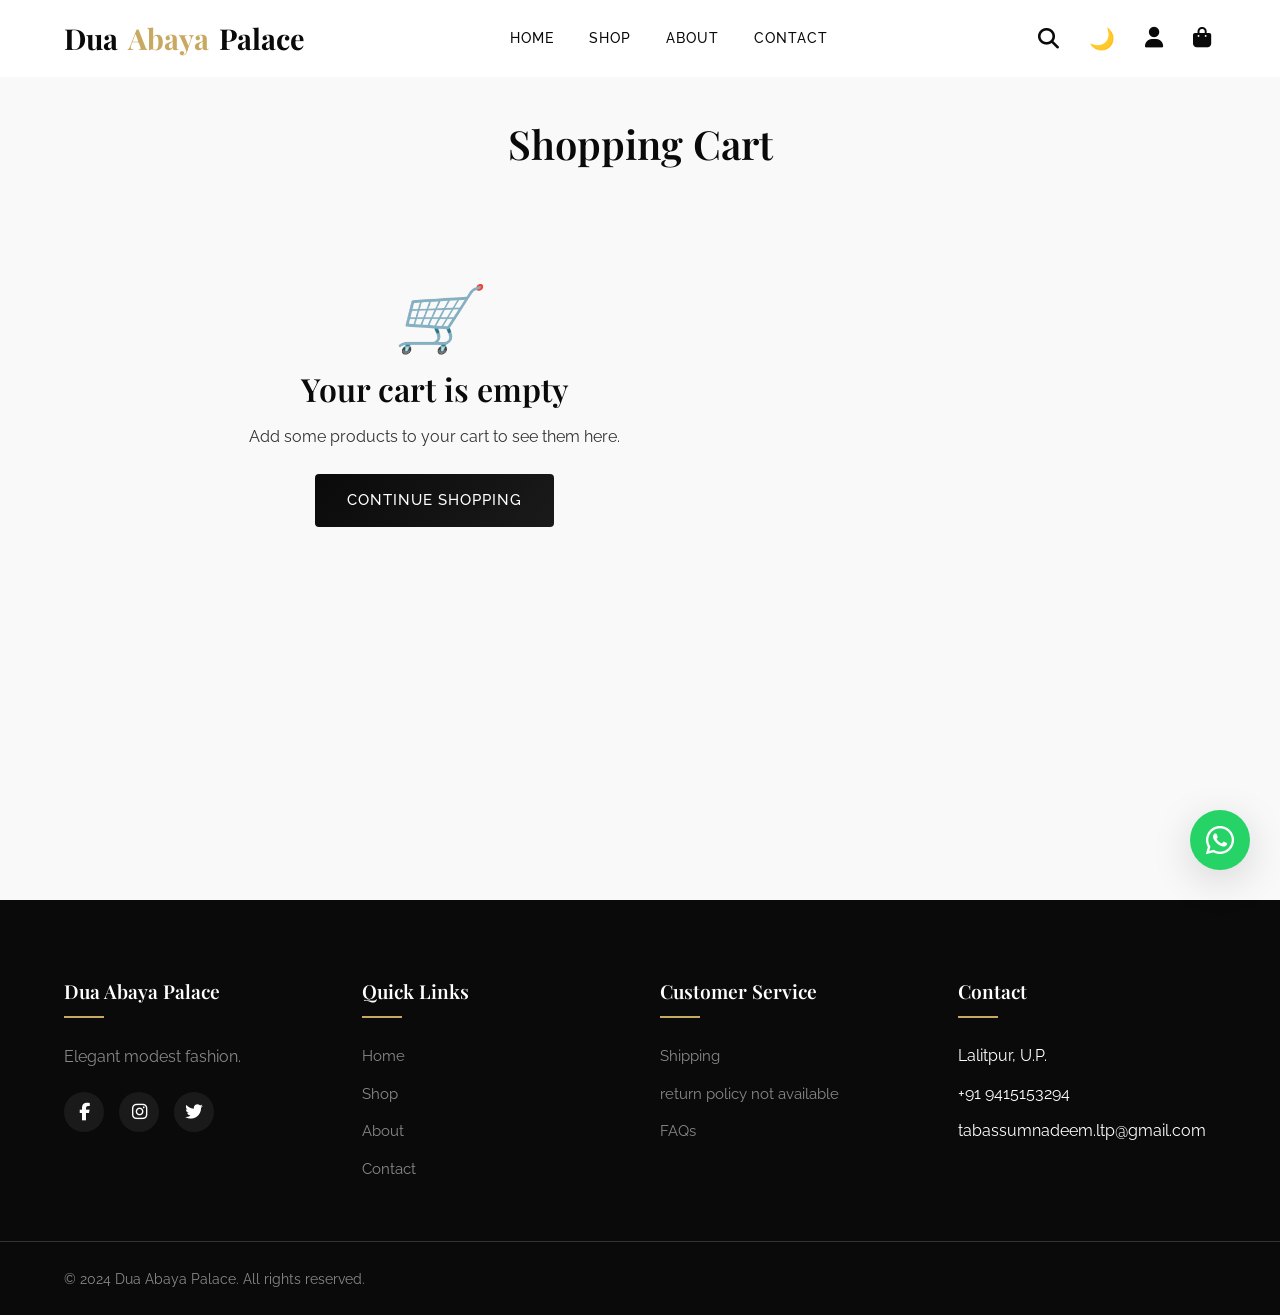
<file: Desktop/cart.html>
<!DOCTYPE html>
<html lang="en">
<head>
    <meta charset="UTF-8">
    <meta name="viewport" content="width=device-width, initial-scale=1.0">
    <title>Cart - Dua Abaya Palace</title>
    <link rel="preconnect" href="https://fonts.googleapis.com">
    <link rel="preconnect" href="https://fonts.gstatic.com" crossorigin>
    <link href="https://fonts.googleapis.com/css2?family=Cormorant+Garamond:wght@400;500;600&family=Playfair+Display:wght@400;500;600;700&family=Raleway:wght@300;400;500;600&display=swap" rel="stylesheet">
    <link rel="stylesheet" href="https://cdnjs.cloudflare.com/ajax/libs/font-awesome/6.4.0/css/all.min.css">
    <link rel="stylesheet" href="css/styles.css">
</head>
<body>
    <nav class="navbar">
        <div class="navbar-container">
            <a href="index.html" class="navbar-logo">Dua <span>Abaya</span> Palace</a>
            <ul class="navbar-menu">
                <li><a href="index.html" class="navbar-link">Home</a></li>
                <li><a href="shop.html" class="navbar-link">Shop</a></li>
                <li><a href="about.html" class="navbar-link">About</a></li>
                <li><a href="contact.html" class="navbar-link">Contact</a></li>
            </ul>
            <div class="navbar-actions">
                <button class="navbar-icon search-toggle"><i class="fas fa-search"></i></button>
                <button class="navbar-icon theme-toggle" onclick="toggleTheme()">🌙</button>
                <a href="account.html" class="navbar-icon"><i class="fas fa-user"></i></a>
                <a href="cart.html" class="navbar-icon"><i class="fas fa-shopping-bag"></i><span class="cart-count">0</span></a>
                <button class="navbar-toggle"><i class="fas fa-bars"></i></button>
            </div>
        </div>
    </nav>
    <div class="mobile-menu"><button class="mobile-menu-close"><i class="fas fa-times"></i></button><ul><li><a href="index.html">Home</a></li><li><a href="shop.html">Shop</a></li><li><a href="about.html">About</a></li><li><a href="contact.html">Contact</a></li></ul></div>
    <div class="mobile-overlay"></div>

    <!-- Cart Page -->
    <section class="cart-page">
        <div class="cart-container">
            <h1 class="cart-title">Shopping Cart</h1>
            
            <div class="cart-grid">
                <div class="cart-items" id="cartItems">
                    <!-- Cart items rendered by JS -->
                </div>
                
                <div class="cart-summary">
                    <h3>Order Summary</h3>
                    <div class="cart-summary-row">
                        <span>Subtotal</span>
                        <span id="cartSubtotal">$0.00</span>
                    </div>
                    <div class="cart-summary-row">
                        <span>Shipping</span>
                        <span>Free</span>
                    </div>
                    <div class="cart-summary-row">
                        <span>Tax</span>
                        <span>Calculated at checkout</span>
                    </div>
                    <div class="cart-summary-row total">
                        <span>Total</span>
                        <span id="cartTotal">$0.00</span>
                    </div>
                    <a href="checkout.html" class="btn btn-primary">Proceed to Checkout</a>
                    <a href="shop.html" class="btn btn-secondary" style="margin-top: 10px;">Continue Shopping</a>
                </div>
            </div>
        </div>
    </section>

    <footer class="footer">
        <div class="footer-container">
            <div class="footer-section"><h3>Dua Abaya Palace</h3><p>Elegant modest fashion.</p><div class="footer-social"><a href="#"><i class="fab fa-facebook-f"></i></a><a href="#"><i class="fab fa-instagram"></i></a><a href="#"><i class="fab fa-twitter"></i></a></div></div>
            <div class="footer-section"><h3>Quick Links</h3><ul class="footer-links"><li><a href="index.html">Home</a></li><li><a href="shop.html">Shop</a></li><li><a href="about.html">About</a></li><li><a href="contact.html">Contact</a></li></ul></div>
            <div class="footer-section"><h3>Customer Service</h3><ul class="footer-links"><li><a href="#">Shipping</a></li><li><a href="#">return policy not available</a></li><li><a href="#">FAQs</a></li></ul></div>
            <div class="footer-section"><h3>Contact</h3><ul class="footer-links"><li>Lalitpur, U.P.</li><li>+91 9415153294</li><li>tabassumnadeem.ltp@gmail.com</li></ul></div>
        </div>
        <div class="footer-bottom"><p>© 2024 Dua Abaya Palace. All rights reserved.</p></div>
    </footer>

    <div class="toast"></div>
    <button class="scroll-top" onclick="scrollToTop()"><i class="fas fa-chevron-up"></i></button>
    <a href="https://wa.me/9415153294" class="whatsapp-float" target="_blank"><i class="fab fa-whatsapp"></i></a>

    <script src="js/main.js"></script>
    <script>
        document.addEventListener('DOMContentLoaded', () => {
            initializeApp();
            renderCart();
        });
    </script>
</body>
</html>
</file>
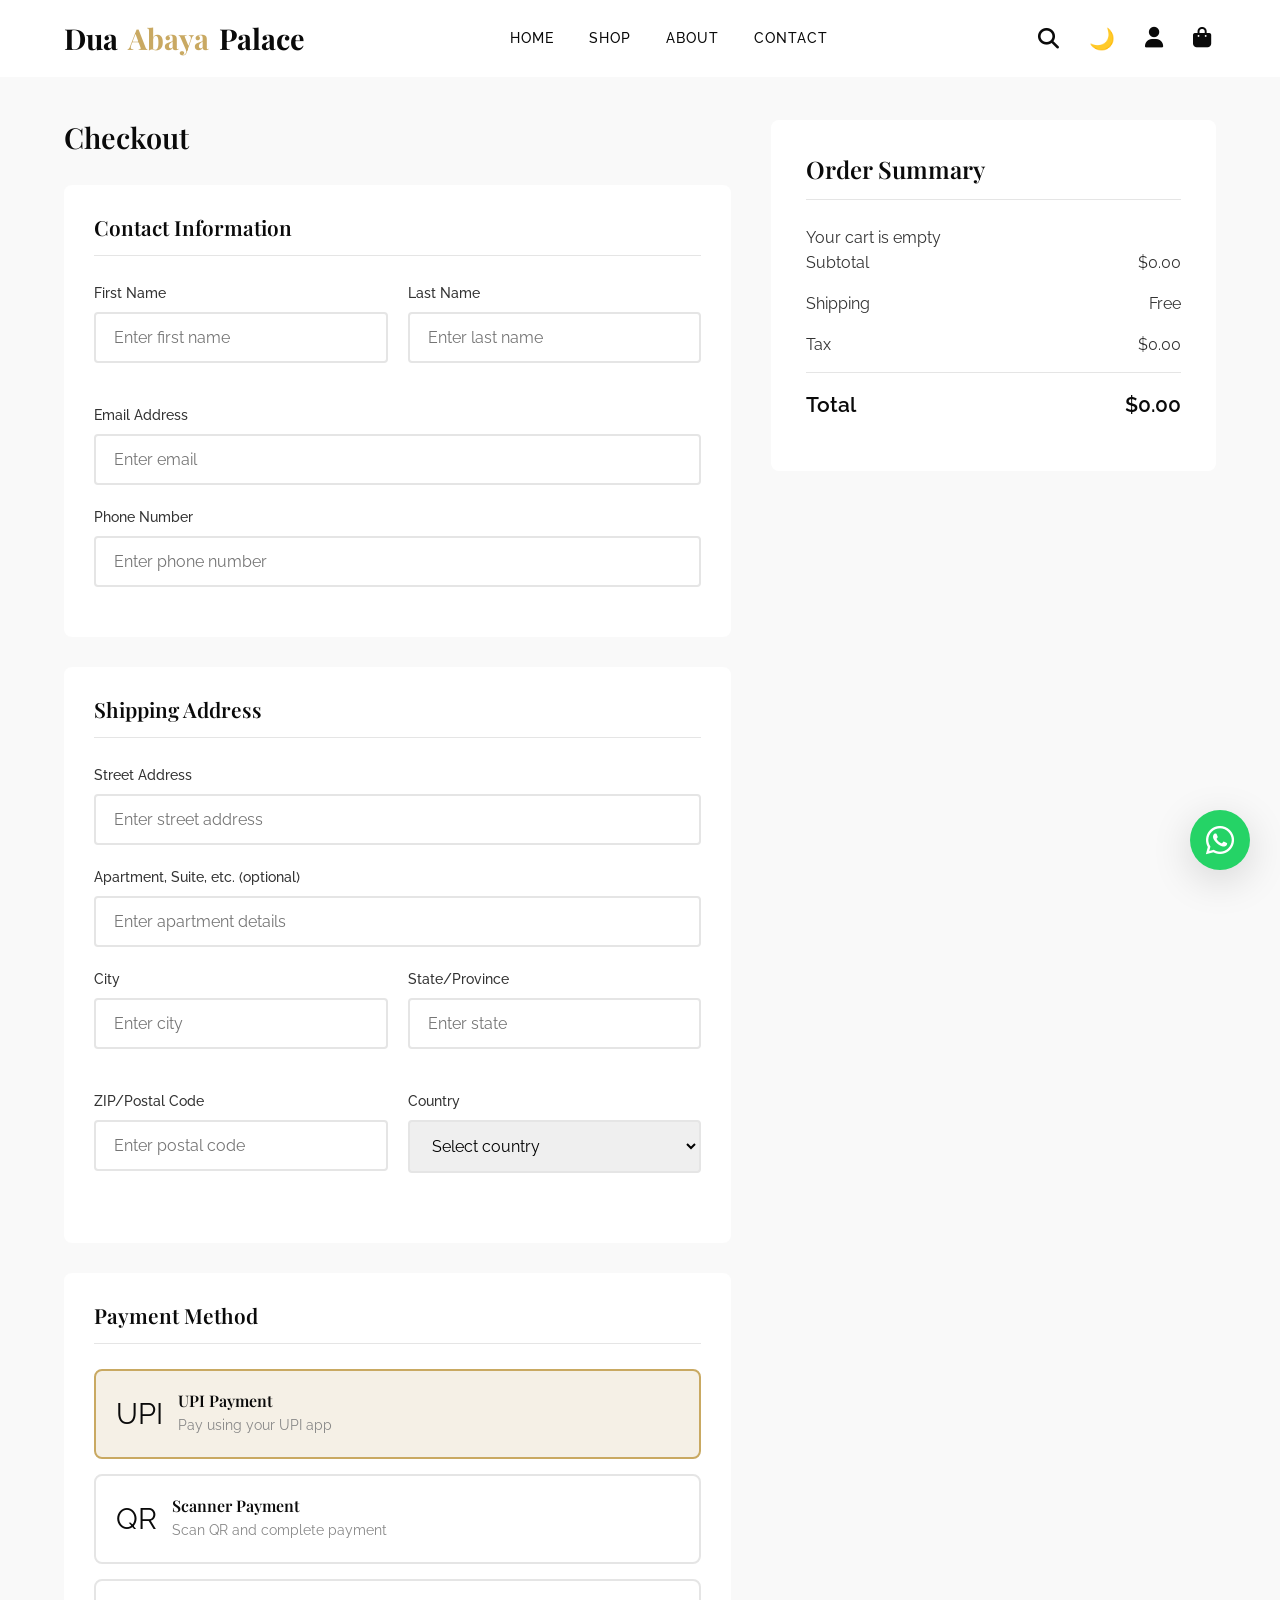
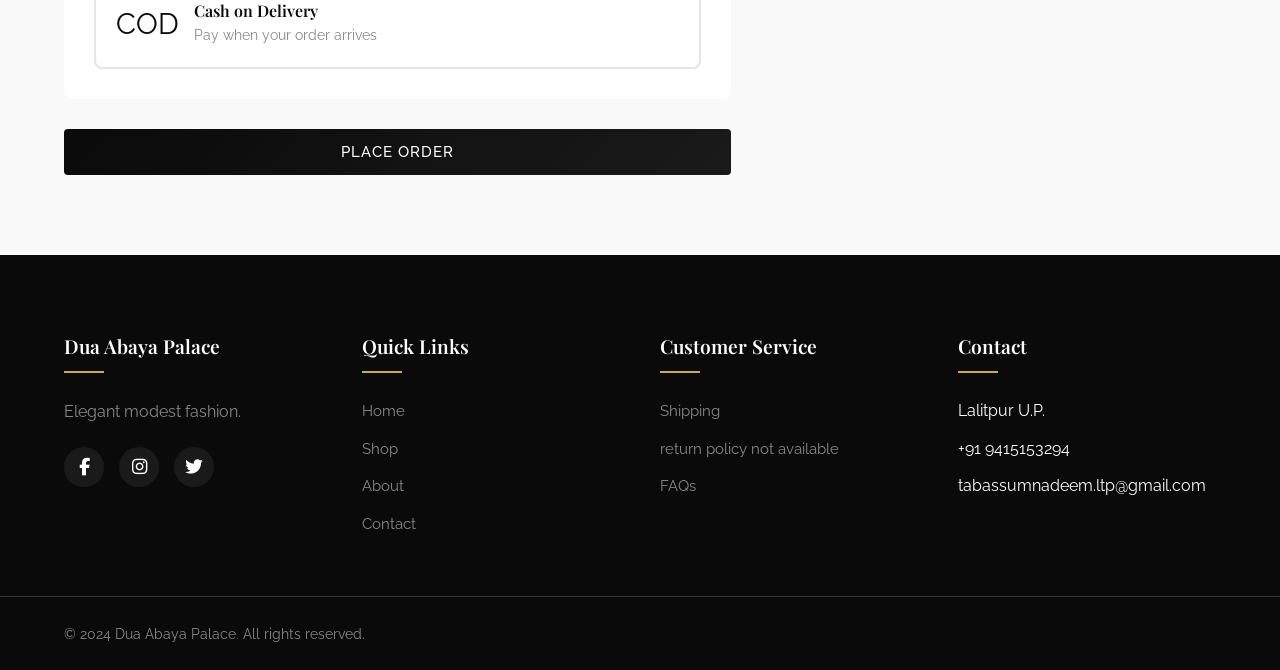
<file: Desktop/checkout.html>
<!DOCTYPE html>
<html lang="en">
<head>
    <meta charset="UTF-8">
    <meta name="viewport" content="width=device-width, initial-scale=1.0">
    <title>Checkout - Dua Abaya Palace</title>
    <link rel="preconnect" href="https://fonts.googleapis.com">
    <link rel="preconnect" href="https://fonts.gstatic.com" crossorigin>
    <link href="https://fonts.googleapis.com/css2?family=Cormorant+Garamond:wght@400;500;600&family=Playfair+Display:wght@400;500;600;700&family=Raleway:wght@300;400;500;600&display=swap" rel="stylesheet">
    <link rel="stylesheet" href="https://cdnjs.cloudflare.com/ajax/libs/font-awesome/6.4.0/css/all.min.css">
    <link rel="stylesheet" href="css/styles.css">
    <style>
        .scanner-payment-popup {
            align-items: flex-end;
            padding: 12px;
        }

        .scanner-payment-popup .popup-content {
            max-width: 360px;
            width: 100%;
            max-height: 82vh;
            overflow-y: auto;
            padding: 22px 16px 16px;
            border-radius: 16px 16px 0 0;
            transform: translateY(110%);
            opacity: 0;
            transition: transform 0.28s ease, opacity 0.22s ease;
            animation: none;
        }

        .scanner-payment-popup.active .popup-content {
            transform: translateY(0);
            opacity: 1;
        }

        .scanner-payment-popup.closing .popup-content {
            transform: translateY(110%);
            opacity: 0;
        }

        .scanner-payment-popup .scanner-qr-image {
            width: 100%;
            max-width: 240px;
            border-radius: 12px;
            margin: 10px auto 12px;
            display: block;
            box-shadow: 0 10px 24px rgba(0, 0, 0, 0.15);
        }

        .scanner-payment-popup .scanner-total-line {
            font-size: 1.1rem;
            margin: 0 0 10px;
        }

        .scanner-payment-popup .scanner-upload-group {
            text-align: left;
            margin: 10px 0 4px;
        }

        .scanner-payment-popup .scanner-upload-group label {
            display: block;
            font-weight: 600;
            margin-bottom: 6px;
        }

        .scanner-payment-popup .scanner-upload-group small {
            display: block;
            margin-top: 6px;
            opacity: 0.75;
        }

        .scanner-payment-popup .scanner-popup-actions {
            display: grid;
            gap: 10px;
            margin-top: 14px;
        }

        .upi-popup-details {
            margin: 0 0 8px;
            text-align: left;
            padding: 10px 12px;
            border-radius: 10px;
            border: 1px solid var(--gold);
            background: rgba(212, 175, 55, 0.08);
        }

        .upi-popup-details p {
            margin: 0;
        }
    </style>
</head>
<body>
    <nav class="navbar">
        <div class="navbar-container">
            <a href="index.html" class="navbar-logo">Dua <span>Abaya</span> Palace</a>
            <ul class="navbar-menu">
                <li><a href="index.html" class="navbar-link">Home</a></li>
                <li><a href="shop.html" class="navbar-link">Shop</a></li>
                <li><a href="about.html" class="navbar-link">About</a></li>
                <li><a href="contact.html" class="navbar-link">Contact</a></li>
            </ul>
            <div class="navbar-actions">
                <button class="navbar-icon search-toggle"><i class="fas fa-search"></i></button>
                <button class="navbar-icon theme-toggle" onclick="toggleTheme()">&#127769;</button>
                <a href="account.html" class="navbar-icon"><i class="fas fa-user"></i></a>
                <a href="cart.html" class="navbar-icon"><i class="fas fa-shopping-bag"></i><span class="cart-count">0</span></a>
                <button class="navbar-toggle"><i class="fas fa-bars"></i></button>
            </div>
        </div>
    </nav>
    <div class="mobile-menu"><button class="mobile-menu-close"><i class="fas fa-times"></i></button><ul><li><a href="index.html">Home</a></li><li><a href="shop.html">Shop</a></li><li><a href="about.html">About</a></li><li><a href="contact.html">Contact</a></li></ul></div>
    <div class="mobile-overlay"></div>

    <section class="checkout-page">
        <div class="checkout-container">
            <form class="checkout-form" onsubmit="submitCheckout(event)">
                <h2>Checkout</h2>

                <div class="form-section">
                    <h3>Contact Information</h3>
                    <div class="form-row">
                        <div class="form-group">
                            <label>First Name</label>
                            <input type="text" name="firstName" placeholder="Enter first name" required>
                        </div>
                        <div class="form-group">
                            <label>Last Name</label>
                            <input type="text" name="lastName" placeholder="Enter last name" required>
                        </div>
                    </div>
                    <div class="form-group">
                        <label>Email Address</label>
                        <input type="email" name="email" placeholder="Enter email" required>
                    </div>
                    <div class="form-group">
                        <label>Phone Number</label>
                        <input type="tel" name="phone" placeholder="Enter phone number" required>
                    </div>
                </div>

                <div class="form-section">
                    <h3>Shipping Address</h3>
                    <div class="form-group">
                        <label>Street Address</label>
                        <input type="text" name="street" placeholder="Enter street address" required>
                    </div>
                    <div class="form-group">
                        <label>Apartment, Suite, etc. (optional)</label>
                        <input type="text" name="apartment" placeholder="Enter apartment details">
                    </div>
                    <div class="form-row">
                        <div class="form-group">
                            <label>City</label>
                            <input type="text" name="city" placeholder="Enter city" required>
                        </div>
                        <div class="form-group">
                            <label>State/Province</label>
                            <input type="text" name="state" placeholder="Enter state" required>
                        </div>
                    </div>
                    <div class="form-row">
                        <div class="form-group">
                            <label>ZIP/Postal Code</label>
                            <input type="text" name="postalCode" placeholder="Enter postal code" required>
                        </div>
                        <div class="form-group">
                            <label>Country</label>
                            <select name="country" required>
                                <option value="">Select country</option>
                                <option value="AE">United Arab Emirates</option>
                                <option value="SA">Saudi Arabia</option>
                                <option value="PK">Pakistan</option>
                                <option value="IN">India</option>
                                <option value="US">United States</option>
                                <option value="UK">United Kingdom</option>
                            </select>
                        </div>
                    </div>
                </div>

                <div class="form-section">
                    <h3>Payment Method</h3>
                    <div class="payment-methods">
                        <label class="payment-method selected">
                            <input type="radio" name="payment" value="upi" checked>
                            <div class="payment-method-icon">UPI</div>
                            <div class="payment-method-info">
                                <h4>UPI Payment</h4>
                                <p>Pay using your UPI app</p>
                            </div>
                        </label>
                        <label class="payment-method">
                            <input type="radio" name="payment" value="scanner">
                            <div class="payment-method-icon">QR</div>
                            <div class="payment-method-info">
                                <h4>Scanner Payment</h4>
                                <p>Scan QR and complete payment</p>
                            </div>
                        </label>
                        <label class="payment-method">
                            <input type="radio" name="payment" value="cod">
                            <div class="payment-method-icon">COD</div>
                            <div class="payment-method-info">
                                <h4>Cash on Delivery</h4>
                                <p>Pay when your order arrives</p>
                            </div>
                        </label>
                    </div>
                </div>

                <button type="submit" class="btn btn-primary" style="width: 100%;">Place Order</button>
            </form>

            <div class="checkout-summary">
                <h3>Order Summary</h3>
                <div id="checkoutProducts"></div>
                <div class="cart-summary-row">
                    <span>Subtotal</span>
                    <span id="checkoutSubtotal">$0.00</span>
                </div>
                <div class="cart-summary-row">
                    <span>Shipping</span>
                    <span>Free</span>
                </div>
                <div class="cart-summary-row">
                    <span>Tax</span>
                    <span>$0.00</span>
                </div>
                <div class="cart-summary-row total">
                    <span>Total</span>
                    <span id="checkoutTotal">$0.00</span>
                </div>
            </div>
        </div>
    </section>

    <div id="scannerPaymentPopup" class="popup scanner-payment-popup">
        <div class="popup-content">
            <button class="popup-close" type="button" aria-label="Close payment popup">&times;</button>
            <h3 id="paymentPopupTitle">Complete Payment</h3>
            <p id="paymentPopupMessage">Complete payment and upload screenshot before placing the order.</p>
            <img id="paymentPopupQrImage" class="scanner-qr-image" src="images/phonepe-qr.jpeg" alt="PhonePe QR code for payment">
            <div id="upiPopupDetails" class="upi-popup-details" style="display:none;">
                <p>UPI ID: <strong id="upiIdText">9415153294@axl</strong></p>
                <button type="button" class="btn btn-secondary" id="copyUpiIdBtn">Copy UPI ID</button>
            </div>
            <p class="scanner-total-line">Payable Amount: <strong id="scannerPayAmount">$0.00</strong></p>
            <div class="scanner-upload-group">
                <label for="popupPaymentScreenshotInput">Payment Screenshot</label>
                <input type="file" name="paymentScreenshot" id="popupPaymentScreenshotInput" accept="image/*">
                <small>Payment complete hone ke baad screenshot upload karein.</small>
            </div>
            <div class="scanner-popup-actions">
                <button type="button" class="btn btn-primary" id="confirmScannerPaymentBtn">Payment Done, Place Order</button>
                <button type="button" class="btn btn-secondary" id="cancelScannerPaymentBtn">Cancel</button>
            </div>
        </div>
    </div>

    <footer class="footer">
        <div class="footer-container">
            <div class="footer-section"><h3>Dua Abaya Palace</h3><p>Elegant modest fashion.</p><div class="footer-social"><a href="#"><i class="fab fa-facebook-f"></i></a><a href="#"><i class="fab fa-instagram"></i></a><a href="#"><i class="fab fa-twitter"></i></a></div></div>
            <div class="footer-section"><h3>Quick Links</h3><ul class="footer-links"><li><a href="index.html">Home</a></li><li><a href="shop.html">Shop</a></li><li><a href="about.html">About</a></li><li><a href="contact.html">Contact</a></li></ul></div>
            <div class="footer-section"><h3>Customer Service</h3><ul class="footer-links"><li><a href="#">Shipping</a></li><li><a href="#">return policy not available</a></li><li><a href="#">FAQs</a></li></ul></div>
            <div class="footer-section"><h3>Contact</h3><ul class="footer-links"><li>Lalitpur U.P.</li><li>+91 9415153294</li><li>tabassumnadeem.ltp@gmail.com</li></ul></div>
        </div>
        <div class="footer-bottom"><p>&copy; 2024 Dua Abaya Palace. All rights reserved.</p></div>
    </footer>

    <div class="toast"></div>
    <button class="scroll-top" onclick="scrollToTop()"><i class="fas fa-chevron-up"></i></button>
    <a href="https://wa.me/9415153294" class="whatsapp-float" target="_blank"><i class="fab fa-whatsapp"></i></a>

    <script src="js/main.js"></script>
    <script>
        document.addEventListener('DOMContentLoaded', () => {
            initializeApp();
            renderCheckoutSummary();
            setupPaymentMethods();
            setupPaymentPopup();
        });

        function renderCheckoutSummary() {
            const container = document.getElementById('checkoutProducts');
            if (cart.length === 0) {
                container.innerHTML = '<p>Your cart is empty</p>';
                updatePaymentPopupAmount(0);
                return;
            }

            container.innerHTML = cart.map(item => `
                <div class="checkout-product">
                    <div class="checkout-product-image">
                        <img src="${item.image}" alt="${item.name}">
                    </div>
                    <div class="checkout-product-info">
                        <h4>${item.name}</h4>
                        <p>Size: ${item.size} | Color: ${item.color} | Qty: ${item.quantity}</p>
                        <div class="checkout-product-price price-convert" data-price="${item.price * item.quantity}">${formatPrice(item.price * item.quantity)}</div>
                    </div>
                </div>
            `).join('');

            const subtotal = getCartTotal();
            document.getElementById('checkoutSubtotal').textContent = formatPrice(subtotal);
            document.getElementById('checkoutTotal').textContent = formatPrice(subtotal);
            updatePaymentPopupAmount(subtotal);
            updatePrices();
        }

        function updatePaymentPopupAmount(total) {
            const amountEl = document.getElementById('scannerPayAmount');
            if (!amountEl) return;
            amountEl.textContent = formatPrice(total);
        }

        function setupPaymentMethods() {
            document.querySelectorAll('.payment-method').forEach(method => {
                method.addEventListener('click', function() {
                    document.querySelectorAll('.payment-method').forEach(m => m.classList.remove('selected'));
                    this.classList.add('selected');
                    this.querySelector('input').checked = true;

                    const form = document.querySelector('.checkout-form');
                    if (form) {
                        delete form.dataset.paymentPopupConfirmed;
                    }

                    const screenshotInput = document.getElementById('popupPaymentScreenshotInput');
                    if (screenshotInput) {
                        screenshotInput.value = '';
                    }
                });
            });
        }

        function setupPaymentPopup() {
            const popup = document.getElementById('scannerPaymentPopup');
            const closeButton = popup ? popup.querySelector('.popup-close') : null;
            const cancelButton = document.getElementById('cancelScannerPaymentBtn');
            const confirmButton = document.getElementById('confirmScannerPaymentBtn');
            const copyUpiBtn = document.getElementById('copyUpiIdBtn');

            let isClosing = false;

            function closePopup() {
                if (!popup || isClosing) return;
                isClosing = true;
                popup.classList.add('closing');

                setTimeout(() => {
                    popup.classList.remove('active', 'closing');
                    document.body.style.overflow = '';
                    isClosing = false;
                }, 220);
            }

            if (closeButton) closeButton.addEventListener('click', closePopup);
            if (cancelButton) cancelButton.addEventListener('click', closePopup);

            if (popup) {
                popup.addEventListener('click', (event) => {
                    if (event.target === popup) {
                        closePopup();
                    }
                });
            }

            if (copyUpiBtn) {
                copyUpiBtn.addEventListener('click', async () => {
                    const upiId = '9415153294@axl';
                    try {
                        await navigator.clipboard.writeText(upiId);
                        showToast('UPI ID copied!');
                    } catch (error) {
                        const tempInput = document.createElement('input');
                        tempInput.value = upiId;
                        document.body.appendChild(tempInput);
                        tempInput.select();
                        document.execCommand('copy');
                        document.body.removeChild(tempInput);
                        showToast('UPI ID copied!');
                    }
                });
            }

            if (confirmButton) {
                confirmButton.addEventListener('click', () => {
                    const form = document.querySelector('.checkout-form');
                    const screenshotInput = document.getElementById('popupPaymentScreenshotInput');
                    if (!form) return;
                    if (!screenshotInput || !screenshotInput.files || !screenshotInput.files.length) {
                        showToast('Please upload payment screenshot first.', 'error');
                        return;
                    }

                    form.dataset.paymentPopupConfirmed = 'true';
                    closePopup();
                    form.requestSubmit();
                });
            }
        }

        function openPaymentPopup(paymentType) {
            const popup = document.getElementById('scannerPaymentPopup');
            if (!popup) return;

            const titleEl = document.getElementById('paymentPopupTitle');
            const msgEl = document.getElementById('paymentPopupMessage');
            const qrImg = document.getElementById('paymentPopupQrImage');
            const upiDetails = document.getElementById('upiPopupDetails');
            const screenshotInput = document.getElementById('popupPaymentScreenshotInput');

            if (screenshotInput) screenshotInput.value = '';
            updatePaymentPopupAmount(getCartTotal());

            if (paymentType === 'upi') {
                if (titleEl) titleEl.textContent = 'Complete UPI Payment';
                if (msgEl) msgEl.textContent = 'Pay using UPI ID below, then upload screenshot.';
                if (qrImg) qrImg.style.display = 'none';
                if (upiDetails) upiDetails.style.display = 'block';
            } else {
                if (titleEl) titleEl.textContent = 'Complete Scanner Payment';
                if (msgEl) msgEl.textContent = 'Please scan this QR and complete payment before placing the order.';
                if (qrImg) qrImg.style.display = 'block';
                if (upiDetails) upiDetails.style.display = 'none';
            }

            popup.classList.add('active');
            document.body.style.overflow = 'hidden';
        }

        async function submitCheckout(e) {
            e.preventDefault();
            if (cart.length === 0) {
                showToast('Your cart is empty!', 'error');
                return;
            }

            const form = e.target;
            const selectedPayment = form.querySelector('input[name="payment"]:checked');
            const paymentValue = selectedPayment ? selectedPayment.value : '';
            const requiresPopup = paymentValue === 'scanner' || paymentValue === 'upi';

            if (requiresPopup && form.dataset.paymentPopupConfirmed !== 'true') {
                openPaymentPopup(paymentValue);
                return;
            }

            const submitBtn = form.querySelector('button[type="submit"]');
            const originalLabel = submitBtn.textContent;
            submitBtn.disabled = true;
            submitBtn.textContent = 'Processing...';

            try {
                const order = createCheckoutOrder(form);
                trackPurchase(order);
                await notifyOrderWebhook(order, form);
                saveRecentOrder(order);

                showToast('Order placed successfully! Redirecting to confirmation...');
                cart = [];
                saveCart();
                updateCartCount();
                delete form.dataset.paymentPopupConfirmed;

                setTimeout(() => {
                    window.location.href = 'thank-you.html';
                }, 1200);
            } catch (error) {
                console.error(error);
                showToast('Order submit failed. Please try again.', 'error');
                submitBtn.disabled = false;
                submitBtn.textContent = originalLabel;
                delete form.dataset.paymentPopupConfirmed;
            }
        }
    </script>
</body>
</html>
</file>
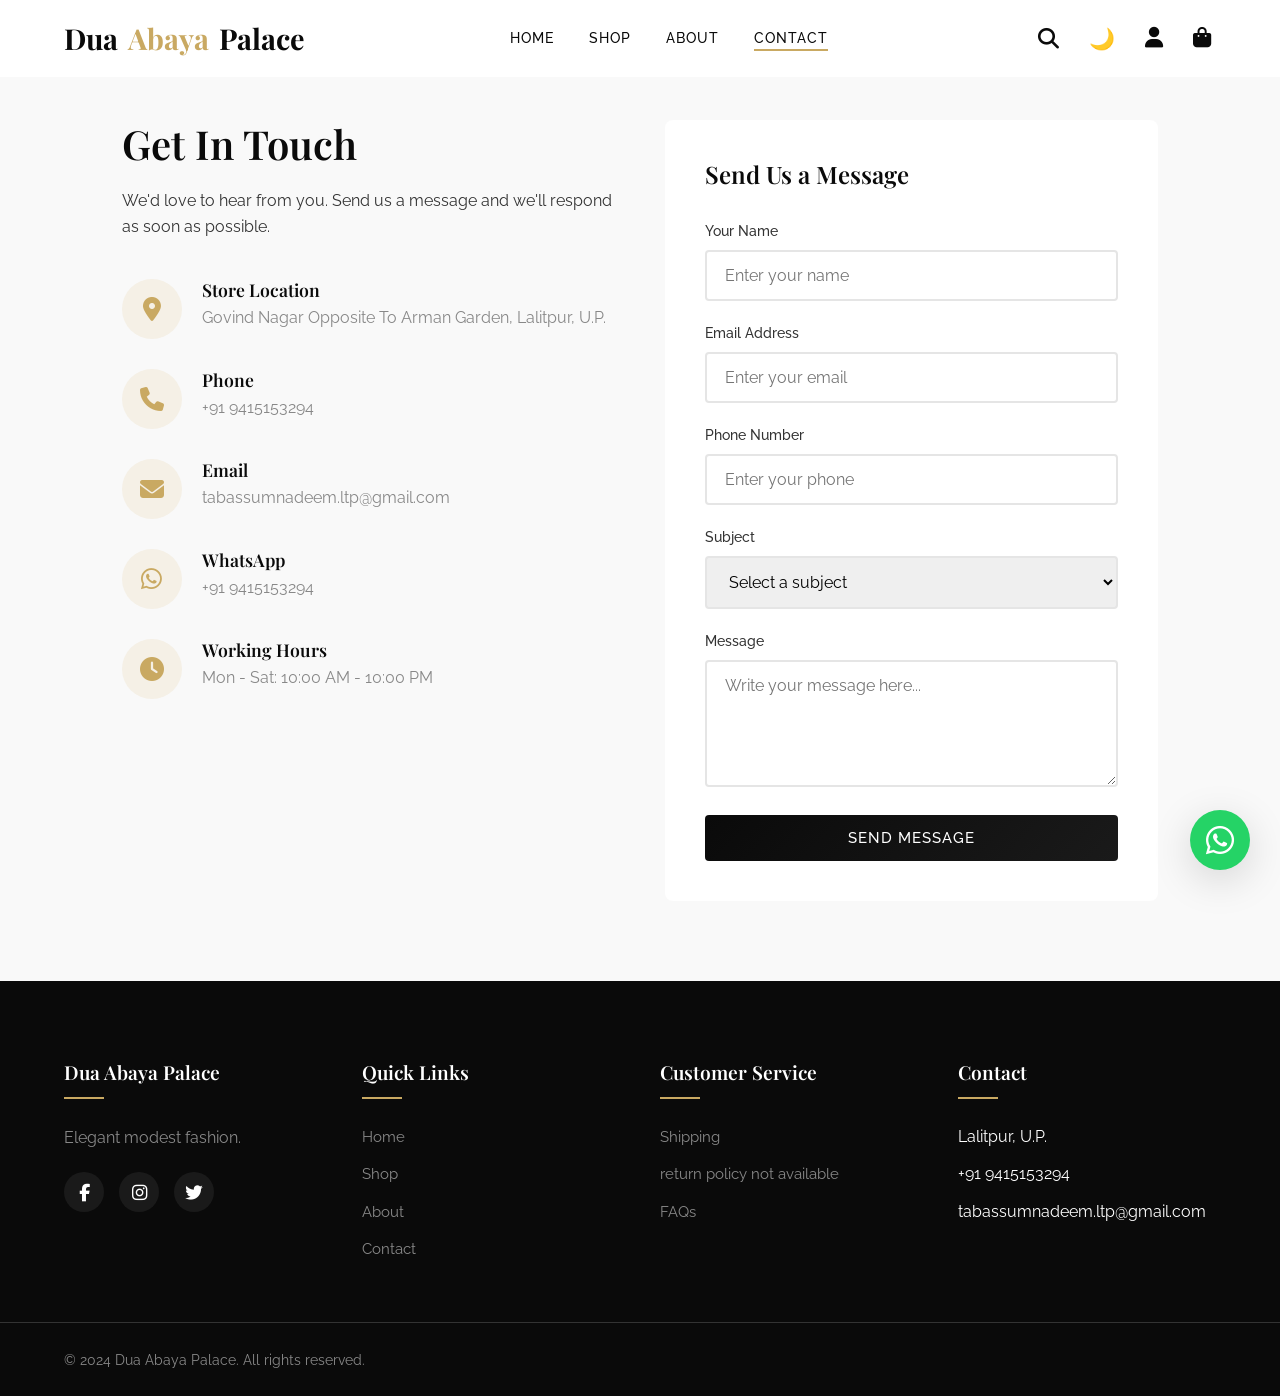
<file: Desktop/contact.html>
<!DOCTYPE html>
<html lang="en">
<head>
    <meta charset="UTF-8">
    <meta name="viewport" content="width=device-width, initial-scale=1.0">
    <title>Contact Us - Dua Abaya Palace</title>
    <link rel="preconnect" href="https://fonts.googleapis.com">
    <link rel="preconnect" href="https://fonts.gstatic.com" crossorigin>
    <link href="https://fonts.googleapis.com/css2?family=Cormorant+Garamond:wght@400;500;600&family=Playfair+Display:wght@400;500;600;700&family=Raleway:wght@300;400;500;600&display=swap" rel="stylesheet">
    <link rel="stylesheet" href="https://cdnjs.cloudflare.com/ajax/libs/font-awesome/6.4.0/css/all.min.css">
    <link rel="stylesheet" href="css/styles.css">
</head>
<body>
    <nav class="navbar">
        <div class="navbar-container">
            <a href="index.html" class="navbar-logo">Dua <span>Abaya</span> Palace</a>
            <ul class="navbar-menu">
                <li><a href="index.html" class="navbar-link">Home</a></li>
                <li><a href="shop.html" class="navbar-link">Shop</a></li>
                <li><a href="about.html" class="navbar-link">About</a></li>
                <li><a href="contact.html" class="navbar-link active">Contact</a></li>
            </ul>
            <div class="navbar-actions">
                <button class="navbar-icon search-toggle"><i class="fas fa-search"></i></button>
                <button class="navbar-icon theme-toggle" onclick="toggleTheme()">🌙</button>
                <a href="account.html" class="navbar-icon"><i class="fas fa-user"></i></a>
                <a href="cart.html" class="navbar-icon"><i class="fas fa-shopping-bag"></i><span class="cart-count">0</span></a>
                <button class="navbar-toggle"><i class="fas fa-bars"></i></button>
            </div>
        </div>
    </nav>
    <div class="mobile-menu"><button class="mobile-menu-close"><i class="fas fa-times"></i></button><ul><li><a href="index.html">Home</a></li><li><a href="shop.html">Shop</a></li><li><a href="about.html">About</a></li><li><a href="contact.html">Contact</a></li></ul></div>
    <div class="mobile-overlay"></div>

    <!-- Contact Page -->
    <section class="contact-page">
        <div class="container">
            <div class="contact-container">
                <div class="contact-info">
                    <h2>Get In Touch</h2>
                    <p>We'd love to hear from you. Send us a message and we'll respond as soon as possible.</p>
                    
                    <div class="contact-item">
                        <div class="contact-icon"><i class="fas fa-map-marker-alt"></i></div>
                        <div>
                            <h4>Store Location</h4>
                            <p>Govind Nagar Opposite To Arman Garden, Lalitpur, U.P.</p>
                        </div>
                    </div>
                    
                    <div class="contact-item">
                        <div class="contact-icon"><i class="fas fa-phone"></i></div>
                        <div>
                            <h4>Phone</h4>
                            <p>+91 9415153294</p>
                        </div>
                    </div>
                    
                    <div class="contact-item">
                        <div class="contact-icon"><i class="fas fa-envelope"></i></div>
                        <div>
                            <h4>Email</h4>
                            <p>tabassumnadeem.ltp@gmail.com</p>
                        </div>
                    </div>
                    
                    <div class="contact-item">
                        <div class="contact-icon"><i class="fab fa-whatsapp"></i></div>
                        <div>
                            <h4>WhatsApp</h4>
                            <p>+91 9415153294</p>
                        </div>
                    </div>
                    
                    <div class="contact-item">
                        <div class="contact-icon"><i class="fas fa-clock"></i></div>
                        <div>
                            <h4>Working Hours</h4>
                            <p>Mon - Sat: 10:00 AM - 10:00 PM</p>
                        </div>
                    </div>
                </div>
                
                <div class="contact-form">
                    <h3>Send Us a Message</h3>
                    <form onsubmit="submitContactForm(event)">
                        <div class="form-group">
                            <label>Your Name</label>
                            <input type="text" placeholder="Enter your name" required>
                        </div>
                        <div class="form-group">
                            <label>Email Address</label>
                            <input type="email" placeholder="Enter your email" required>
                        </div>
                        <div class="form-group">
                            <label>Phone Number</label>
                            <input type="tel" placeholder="Enter your phone">
                        </div>
                        <div class="form-group">
                            <label>Subject</label>
                            <select required>
                                <option value="">Select a subject</option>
                                <option value="order">Order Inquiry</option>
                                <option value="product">Product Question</option>
                                <option value="return">return policy not available</option>
                                <option value="other">Other</option>
                            </select>
                        </div>
                        <div class="form-group">
                            <label>Message</label>
                            <textarea placeholder="Write your message here..." rows="5" required></textarea>
                        </div>
                        <button type="submit" class="btn btn-primary">Send Message</button>
                    </form>
                </div>
            </div>
            
        </div>
    </section>

    <footer class="footer">
        <div class="footer-container">
            <div class="footer-section"><h3>Dua Abaya Palace</h3><p>Elegant modest fashion.</p><div class="footer-social"><a href="#"><i class="fab fa-facebook-f"></i></a><a href="#"><i class="fab fa-instagram"></i></a><a href="#"><i class="fab fa-twitter"></i></a></div></div>
            <div class="footer-section"><h3>Quick Links</h3><ul class="footer-links"><li><a href="index.html">Home</a></li><li><a href="shop.html">Shop</a></li><li><a href="about.html">About</a></li><li><a href="contact.html">Contact</a></li></ul></div>
            <div class="footer-section"><h3>Customer Service</h3><ul class="footer-links"><li><a href="#">Shipping</a></li><li><a href="#">return policy not available</a></li><li><a href="#">FAQs</a></li></ul></div>
            <div class="footer-section"><h3>Contact</h3><ul class="footer-links"><li>Lalitpur, U.P.</li><li>+91 9415153294</li><li>tabassumnadeem.ltp@gmail.com</li></ul></div>
        </div>
        <div class="footer-bottom"><p>© 2024 Dua Abaya Palace. All rights reserved.</p></div>
    </footer>

    <div class="toast"></div>
    <button class="scroll-top" onclick="scrollToTop()"><i class="fas fa-chevron-up"></i></button>
    <a href="https://wa.me/9415153294" class="whatsapp-float" target="_blank"><i class="fab fa-whatsapp"></i></a>

    <script src="js/main.js"></script>
        <script>
        document.addEventListener('DOMContentLoaded', initializeApp);

        const CONTACT_FORM_TARGET_EMAIL = 'tanveerkhan.ltp786786@gmail.com';

        async function submitContactForm(e) {
            e.preventDefault();

            const form = e.target;
            const fields = form.querySelectorAll('input, select, textarea');
            const name = fields[0]?.value?.trim() || '';
            const email = fields[1]?.value?.trim() || '';
            const phone = fields[2]?.value?.trim() || '';
            const subject = fields[3]?.value?.trim() || 'other';
            const message = fields[4]?.value?.trim() || '';

            const payload = {
                name,
                email,
                phone,
                subject,
                message,
                _subject: `New Contact Message: ${subject}`,
                _replyto: email,
                _captcha: 'false'
            };

            try {
                const res = await fetch(`https://formsubmit.co/ajax/${encodeURIComponent(CONTACT_FORM_TARGET_EMAIL)}`, {
                    method: 'POST',
                    headers: {
                        'Content-Type': 'application/json',
                        'Accept': 'application/json'
                    },
                    body: JSON.stringify(payload)
                });

                if (!res.ok) {
                    throw new Error('Failed to send message');
                }

                showToast('Message sent successfully!');
                form.reset();
            } catch (err) {
                showToast('Message send failed. Please try again.', 'error');
            }
        }
    </script>
</body>
</html>
</file>
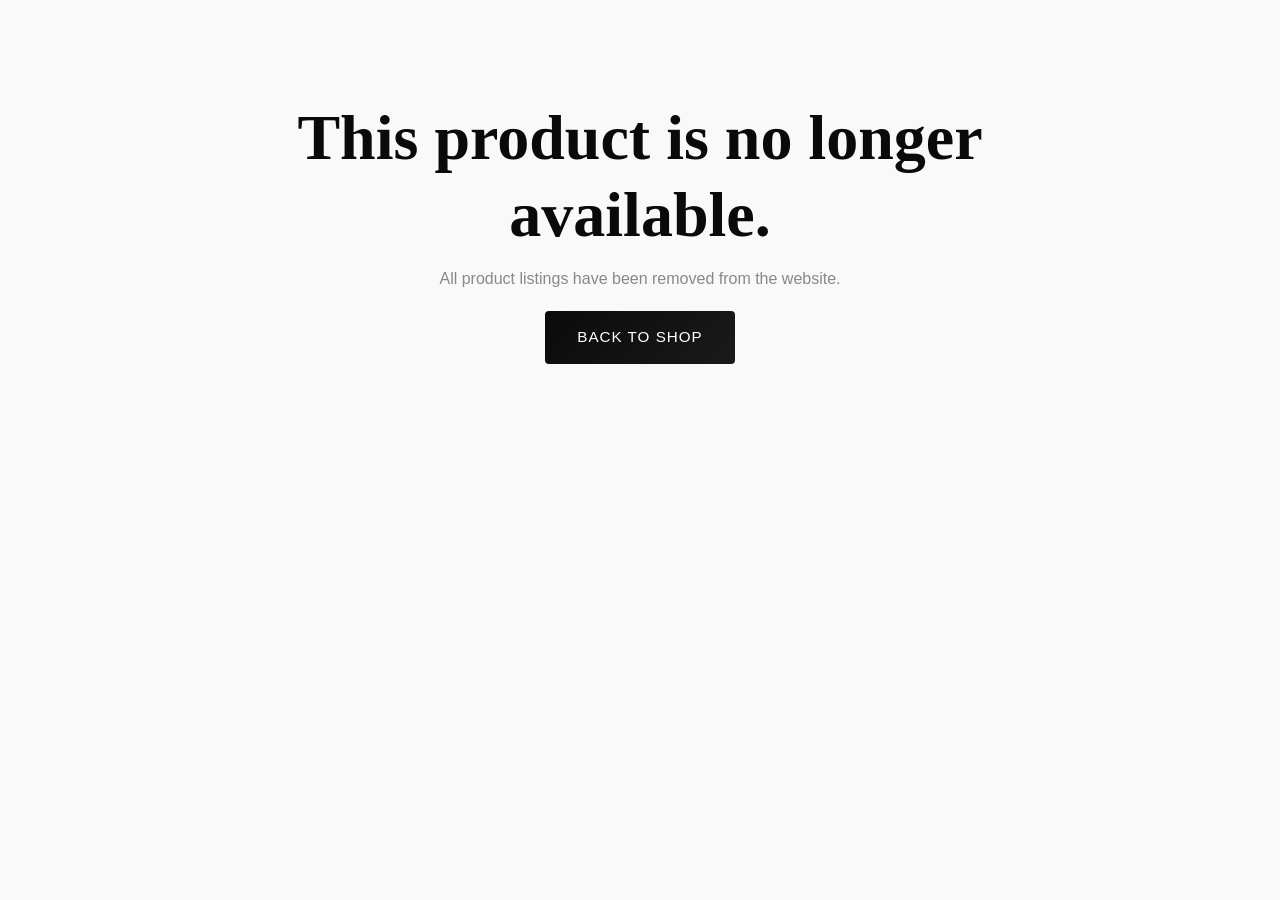
<file: Desktop/product-ambroidery.html>
<!DOCTYPE html>
<html lang="en">
<head>
    <meta charset="UTF-8">
    <meta name="viewport" content="width=device-width, initial-scale=1.0">
    <title>Product Removed - Dua Abaya Palace</title>
    <link rel="stylesheet" href="css/styles.css">
</head>
<body>
    <main style="max-width:900px;margin:80px auto;padding:20px;text-align:center;">
        <h1>This product is no longer available.</h1>
        <p style="color:var(--gray);margin-top:12px;">All product listings have been removed from the website.</p>
        <a href="shop.html" class="btn btn-primary" style="margin-top:20px;display:inline-block;">Back to Shop</a>
    </main>
</body>
</html>
</file>
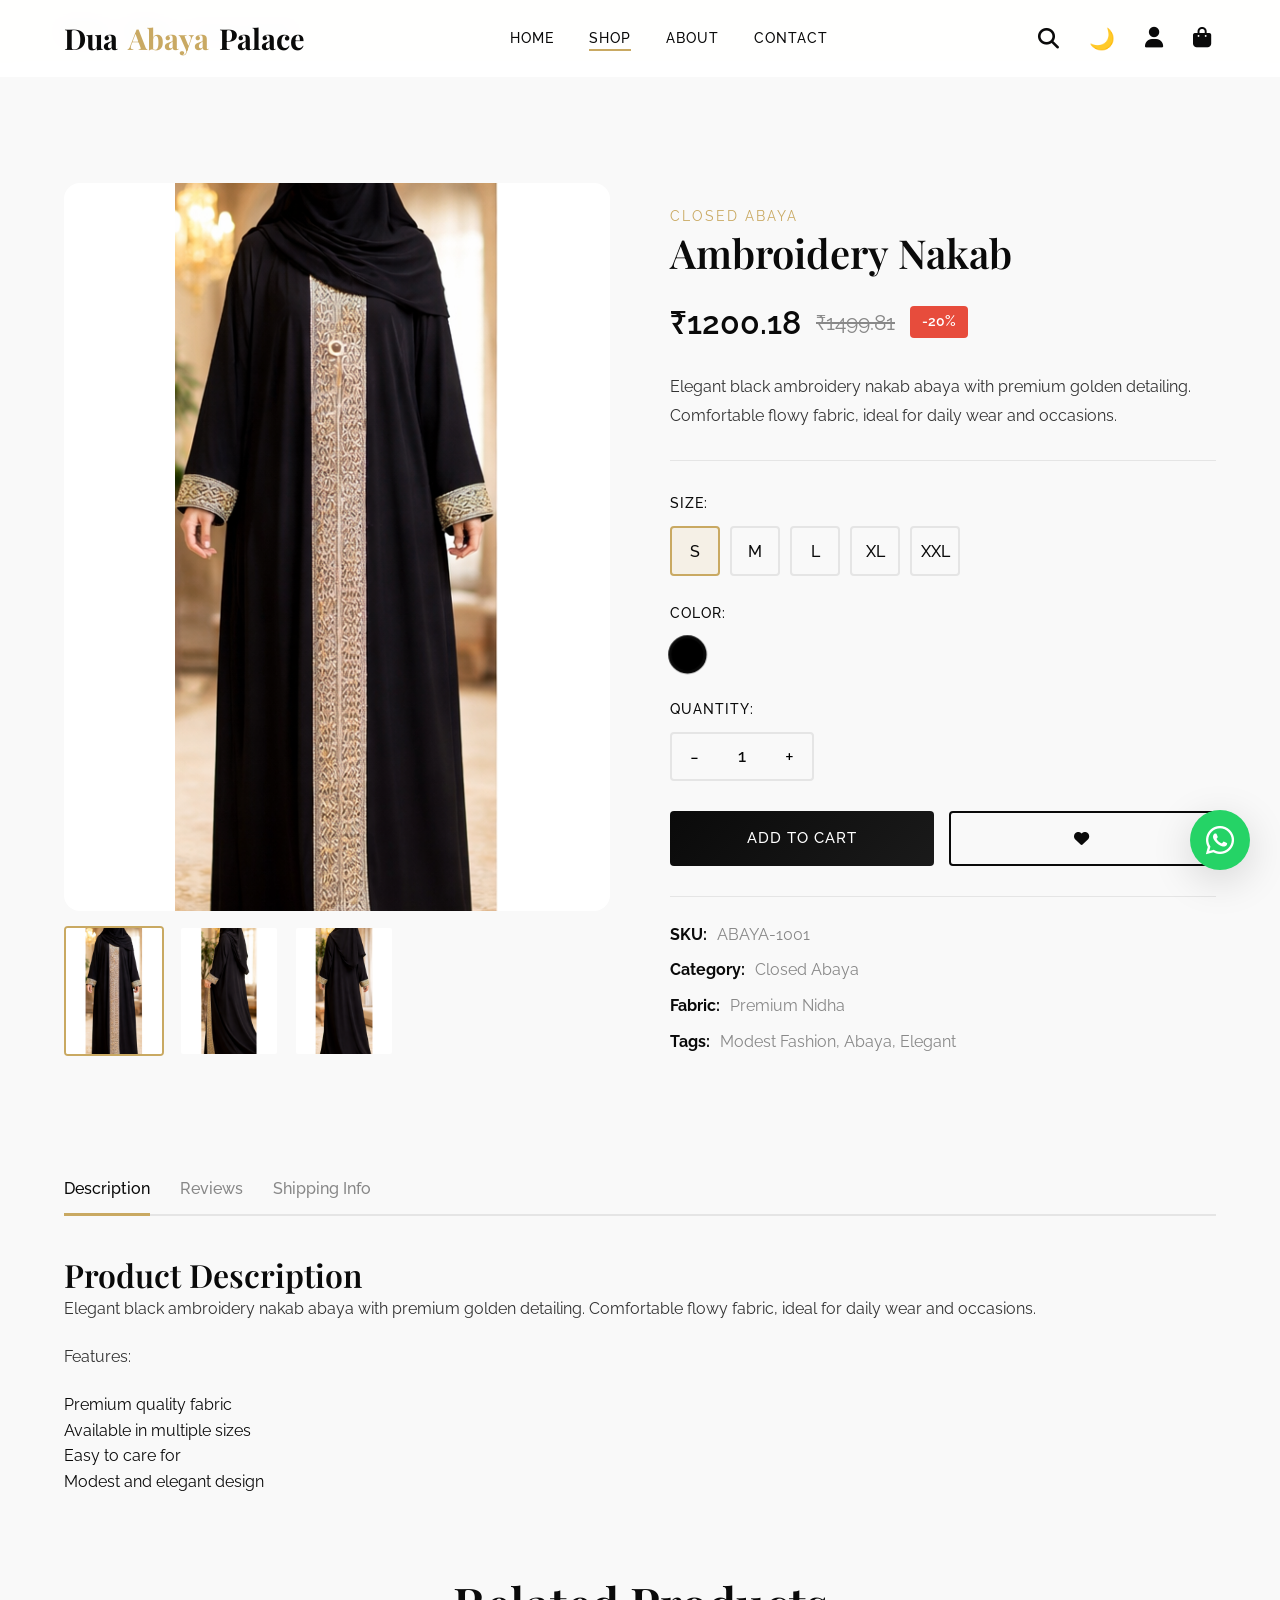
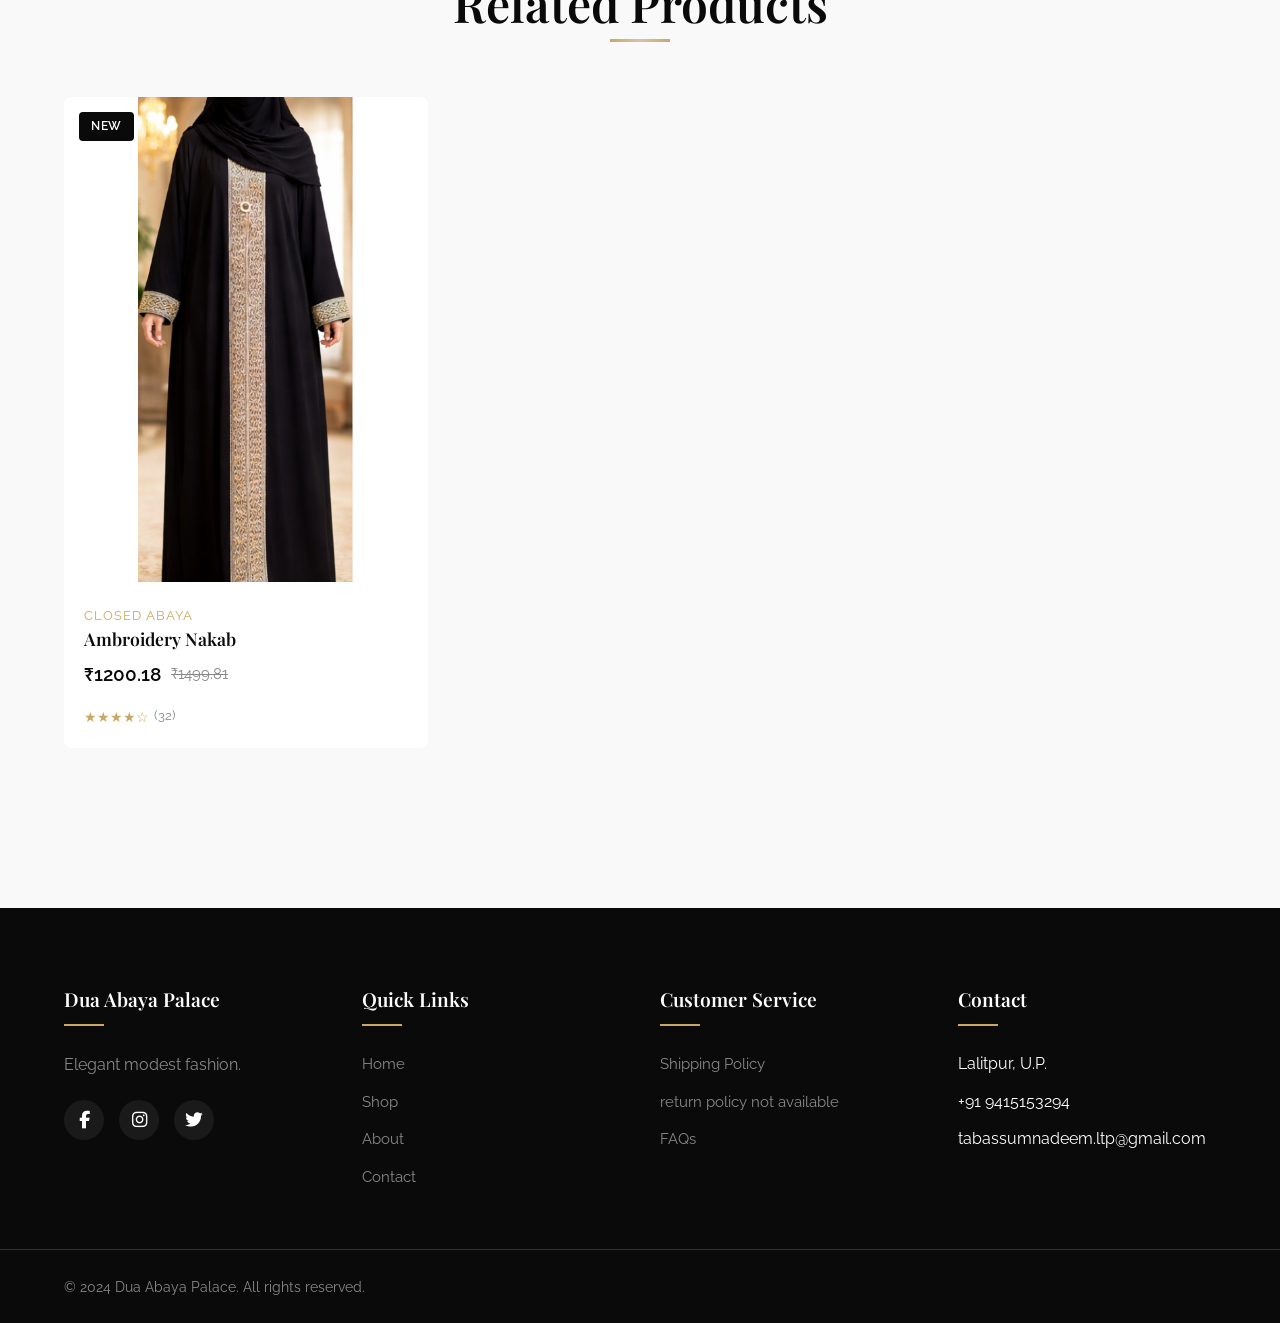
<file: Desktop/product.html>
<!DOCTYPE html>
<html lang="en">
<head>
    <meta charset="UTF-8">
    <meta name="viewport" content="width=device-width, initial-scale=1.0">
    <title>Product Details - Dua Abaya Palace</title>
    <link rel="preconnect" href="https://fonts.googleapis.com">
    <link rel="preconnect" href="https://fonts.gstatic.com" crossorigin>
    <link href="https://fonts.googleapis.com/css2?family=Cormorant+Garamond:wght@400;500;600&family=Playfair+Display:wght@400;500;600;700&family=Raleway:wght@300;400;500;600&display=swap" rel="stylesheet">
    <link rel="stylesheet" href="https://cdnjs.cloudflare.com/ajax/libs/font-awesome/6.4.0/css/all.min.css">
    <link rel="stylesheet" href="css/styles.css">
    <style>
        .reviews-wrap {
            display: grid;
            gap: 18px;
        }

        .review-admin-bar {
            display: flex;
            justify-content: flex-end;
            margin-bottom: 8px;
        }

        .review-form-card {
            background: var(--white);
            border-radius: var(--radius-md);
            padding: 20px;
            border: 1px solid rgba(0, 0, 0, 0.08);
        }

        [data-theme="dark"] .review-form-card {
            background: var(--off-white);
            border-color: rgba(255, 255, 255, 0.08);
        }

        .review-form-grid {
            display: grid;
            grid-template-columns: 1fr 140px;
            gap: 12px;
            margin-bottom: 12px;
        }

        .reviews-empty {
            opacity: 0.75;
            margin: 0;
        }

        .review-delete-btn {
            margin-top: 10px;
            background: #b42318;
            color: #fff;
            border: none;
            border-radius: 8px;
            padding: 8px 12px;
            cursor: pointer;
        }

        .review-delete-btn:hover {
            filter: brightness(1.08);
        }

        @media (max-width: 640px) {
            .review-form-grid {
                grid-template-columns: 1fr;
            }
        }
    </style>
</head>
<body>
    <nav class="navbar">
        <div class="navbar-container">
            <a href="index.html" class="navbar-logo">Dua <span>Abaya</span> Palace</a>
            <ul class="navbar-menu">
                <li><a href="index.html" class="navbar-link">Home</a></li>
                <li><a href="shop.html" class="navbar-link active">Shop</a></li>
                <li><a href="about.html" class="navbar-link">About</a></li>
                <li><a href="contact.html" class="navbar-link">Contact</a></li>
            </ul>
            <div class="navbar-actions">
                <button class="navbar-icon search-toggle"><i class="fas fa-search"></i></button>
                <button class="navbar-icon theme-toggle" onclick="toggleTheme()">&#127769;</button>
                <a href="account.html" class="navbar-icon"><i class="fas fa-user"></i></a>
                <a href="cart.html" class="navbar-icon"><i class="fas fa-shopping-bag"></i><span class="cart-count">0</span></a>
                <button class="navbar-toggle"><i class="fas fa-bars"></i></button>
            </div>
        </div>
        <div class="search-bar"><form action="shop.html"><input type="text" placeholder="Search..."><button><i class="fas fa-search"></i></button></form></div>
    </nav>
    <div class="mobile-menu"><button class="mobile-menu-close"><i class="fas fa-times"></i></button><ul><li><a href="index.html">Home</a></li><li><a href="shop.html">Shop</a></li><li><a href="about.html">About</a></li><li><a href="contact.html">Contact</a></li></ul></div>
    <div class="mobile-overlay"></div>

    <div class="breadcrumb">
        <ul>
            <li><a href="index.html">Home</a></li>
            <li><a href="shop.html">Shop</a></li>
            <li>Product Details</li>
        </ul>
    </div>

    <section class="product-detail-page">
        <div class="product-detail-container">
            <div class="product-detail-grid" id="productDetailGrid"></div>

            <div class="product-tabs">
                <div class="tabs-nav">
                    <button class="tab-btn active" data-tab="description">Description</button>
                    <button class="tab-btn" data-tab="reviews">Reviews</button>
                    <button class="tab-btn" data-tab="shipping">Shipping Info</button>
                </div>

                <div class="tab-content active" id="description">
                    <h3>Product Description</h3>
                    <p id="productDescription">This exquisite abaya is crafted from premium quality fabric, designed to provide both elegance and comfort.</p>
                    <p>Features:</p>
                    <ul>
                        <li>Premium quality fabric</li>
                        <li>Available in multiple sizes</li>
                        <li>Easy to care for</li>
                        <li>Modest and elegant design</li>
                    </ul>
                </div>

                <div class="tab-content" id="reviews">
                    <h3>Customer Reviews</h3>
                    <div class="reviews-wrap">
                        <div class="review-admin-bar">
                            <button type="button" class="btn btn-secondary" id="toggleReviewAdminBtn">Enable Admin</button>
                        </div>

                        <div class="testimonials-grid" id="productReviewsList" style="grid-template-columns: repeat(auto-fit, minmax(260px, 1fr));"></div>
                        <p class="reviews-empty" id="productReviewsEmpty" style="display:none;">No reviews yet. Be the first to review this product.</p>

                        <div class="review-form-card">
                            <h4 style="margin-bottom: 12px;">Add Your Review</h4>
                            <form id="productReviewForm">
                                <div class="review-form-grid">
                                    <div class="form-group" style="margin:0;">
                                        <label for="reviewerName">Your Name</label>
                                        <input type="text" id="reviewerName" required placeholder="Enter your name">
                                    </div>
                                    <div class="form-group" style="margin:0;">
                                        <label for="reviewRating">Rating</label>
                                        <select id="reviewRating" required>
                                            <option value="5">5 - Excellent</option>
                                            <option value="4">4 - Very Good</option>
                                            <option value="3">3 - Good</option>
                                            <option value="2">2 - Fair</option>
                                            <option value="1">1 - Poor</option>
                                        </select>
                                    </div>
                                </div>
                                <div class="form-group" style="margin:0 0 14px;">
                                    <label for="reviewComment">Your Review</label>
                                    <textarea id="reviewComment" rows="4" required placeholder="Share your experience with this product"></textarea>
                                </div>
                                <button type="submit" class="btn btn-primary">Submit Review</button>
                            </form>
                        </div>
                    </div>
                </div>

                <div class="tab-content" id="shipping">
                    <h3>Shipping Information</h3>
                    <p>We offer free shipping on orders over $150. Standard delivery takes 5-7 business days. Express shipping available for an additional fee.</p>
                    <p>return policy not available</p>
                </div>
            </div>

            <div class="products-section">
                <div class="section-title"><h2>Related Products</h2></div>
                <div class="products-grid" id="relatedProductsGrid"></div>
            </div>
        </div>
    </section>

    <footer class="footer">
        <div class="footer-container">
            <div class="footer-section"><h3>Dua Abaya Palace</h3><p>Elegant modest fashion.</p><div class="footer-social"><a href="#"><i class="fab fa-facebook-f"></i></a><a href="#"><i class="fab fa-instagram"></i></a><a href="#"><i class="fab fa-twitter"></i></a></div></div>
            <div class="footer-section"><h3>Quick Links</h3><ul class="footer-links"><li><a href="index.html">Home</a></li><li><a href="shop.html">Shop</a></li><li><a href="about.html">About</a></li><li><a href="contact.html">Contact</a></li></ul></div>
            <div class="footer-section"><h3>Customer Service</h3><ul class="footer-links"><li><a href="#">Shipping Policy</a></li><li><a href="#">return policy not available</a></li><li><a href="#">FAQs</a></li></ul></div>
            <div class="footer-section"><h3>Contact</h3><ul class="footer-links"><li>Lalitpur, U.P.</li><li>+91 9415153294</li><li>tabassumnadeem.ltp@gmail.com</li></ul></div>
        </div>
        <div class="footer-bottom"><p>&copy; 2024 Dua Abaya Palace. All rights reserved.</p></div>
    </footer>

    <div class="toast"></div>
    <button class="scroll-top" onclick="scrollToTop()"><i class="fas fa-chevron-up"></i></button>
    <a href="https://wa.me/9415153294" class="whatsapp-float" target="_blank"><i class="fab fa-whatsapp"></i></a>

    <script src="js/main.js"></script>
    <script>
        let detailQuantity = 1;
        let selectedSize = 'S';
        let selectedColor = 'Black';
        let currentProductId = 1;
        let isReviewAdmin = false;

        document.addEventListener('DOMContentLoaded', () => {
            initializeApp();
            loadProductDetail();
        });

        function loadProductDetail() {
            const params = new URLSearchParams(window.location.search);
            const productId = parseInt(params.get('id')) || 1;
            currentProductId = productId;
            const product = getProductById(productId);

            if (product) {
                document.getElementById('productDescription').textContent = product.description;
                renderProductDetail(product);
                renderRelatedProducts(product.category);
                initializeProductReviews(productId);
            }
        }

        function renderProductDetail(product) {
            const grid = document.getElementById('productDetailGrid');
            grid.innerHTML = `
                <div class="product-gallery">
                    <div class="product-main-image"><img src="${product.image}" alt="${product.name}"></div>
                    <div class="product-thumbnails">
                        ${product.images.map((img, i) => `<div class="product-thumbnail ${i === 0 ? 'active' : ''}"><img src="${img}" alt=""></div>`).join('')}
                    </div>
                </div>
                <div class="product-detail-info">
                    <span class="product-detail-category">${product.category}</span>
                    <h1 class="product-detail-title">${product.name}</h1>
                    <div class="product-detail-price">
                        <span class="current price-convert" data-price="${product.price}">${formatPrice(product.price)}</span>
                        ${product.originalPrice ? `<span class="original price-convert" data-price="${product.originalPrice}">${formatPrice(product.originalPrice)}</span>` : ''}
                        ${product.originalPrice ? `<span class="discount">-${Math.round((1 - product.price / product.originalPrice) * 100)}%</span>` : ''}
                    </div>
                    <p class="product-detail-description">${product.description}</p>

                    <div class="product-options">
                        <div class="product-option">
                            <label>Size:</label>
                            <div class="size-options">
                                ${product.sizes.map((s, i) => `<div class="size-option ${i === 0 ? 'active' : ''}" data-size="${s}">${s}</div>`).join('')}
                            </div>
                        </div>
                        <div class="product-option">
                            <label>Color:</label>
                            <div class="color-options">
                                ${product.colors.map((c, i) => `<div class="color-option ${i === 0 ? 'active' : ''}" data-color="${c}" style="background: ${c.toLowerCase()}"></div>`).join('')}
                            </div>
                        </div>
                        <div class="product-option">
                            <label>Quantity:</label>
                            <div class="product-quantity">
                                <div class="quantity-selector">
                                    <button onclick="updateDetailQuantity(-1)">-</button>
                                    <span id="detailQuantity">1</span>
                                    <button onclick="updateDetailQuantity(1)">+</button>
                                </div>
                            </div>
                        </div>
                    </div>

                    <div class="product-actions-detail">
                        <button class="btn btn-primary" onclick="addToCartFromDetail(${product.id})">Add to Cart</button>
                        <button class="btn btn-secondary" onclick="toggleWishlist(${product.id})"><i class="fas fa-heart"></i></button>
                    </div>

                    <div class="product-meta">
                        <div class="product-meta-item"><strong>SKU:</strong> <span>ABAYA-${product.id}001</span></div>
                        <div class="product-meta-item"><strong>Category:</strong> <span>${product.category}</span></div>
                        <div class="product-meta-item"><strong>Fabric:</strong> <span>${product.fabric}</span></div>
                        <div class="product-meta-item"><strong>Tags:</strong> <span>Modest Fashion, Abaya, Elegant</span></div>
                    </div>
                </div>
            `;

            setupProductDetailOptions();
            updatePrices();
        }

        function renderRelatedProducts(category) {
            const related = products.filter(p => p.category === category).slice(0, 4);
            document.getElementById('relatedProductsGrid').innerHTML = related.map(p => createProductCard(p)).join('');
            updateWishlistButtons();
            updatePrices();
        }

        function getReviewStorageKey(productId) {
            return `productReviews_${productId}`;
        }

        function getDefaultReviews() {
            return [
                { name: 'Sarah A.', rating: 5, comment: 'Absolutely beautiful! The quality is amazing and fits perfectly.', createdAt: new Date().toISOString() },
                { name: 'Amina K.', rating: 5, comment: 'Love this abaya! Very comfortable and elegant.', createdAt: new Date().toISOString() }
            ];
        }

        function getProductReviews(productId) {
            const raw = localStorage.getItem(getReviewStorageKey(productId));
            if (!raw) return getDefaultReviews();
            try {
                const parsed = JSON.parse(raw);
                return Array.isArray(parsed) ? parsed : [];
            } catch (error) {
                return [];
            }
        }

        function saveProductReviews(productId, reviews) {
            localStorage.setItem(getReviewStorageKey(productId), JSON.stringify(reviews));
        }

        function renderProductReviews(productId) {
            const list = document.getElementById('productReviewsList');
            const empty = document.getElementById('productReviewsEmpty');
            if (!list || !empty) return;

            const reviews = getProductReviews(productId);
            if (!reviews.length) {
                list.innerHTML = '';
                empty.style.display = 'block';
                return;
            }

            empty.style.display = 'none';
            list.innerHTML = reviews.map((review, index) => {
                const rating = Math.max(1, Math.min(5, Number(review.rating) || 5));
                return `
                    <div class="testimonial-card">
                        <div class="testimonial-rating">${'&#9733;'.repeat(rating)}</div>
                        <p class="testimonial-text">${review.comment}</p>
                        <div class="testimonial-author"><div><h4>${review.name}</h4><span>Verified Buyer</span></div></div>
                        ${isReviewAdmin ? `<button type="button" class="review-delete-btn" data-review-index="${index}">Delete Review</button>` : ''}
                    </div>
                `;
            }).join('');

            if (isReviewAdmin) {
                list.querySelectorAll('.review-delete-btn').forEach(btn => {
                    btn.addEventListener('click', () => {
                        const idx = Number(btn.dataset.reviewIndex);
                        if (Number.isNaN(idx)) return;
                        deleteProductReview(productId, idx);
                    });
                });
            }
        }

        function setReviewAdminMode(enabled) {
            isReviewAdmin = !!enabled;
            const btn = document.getElementById('toggleReviewAdminBtn');
            if (btn) {
                btn.textContent = isReviewAdmin ? 'Disable Admin' : 'Enable Admin';
                btn.classList.toggle('btn-primary', isReviewAdmin);
                btn.classList.toggle('btn-secondary', !isReviewAdmin);
            }
            renderProductReviews(currentProductId);
        }

        function deleteProductReview(productId, reviewIndex) {
            const reviews = getProductReviews(productId);
            if (reviewIndex < 0 || reviewIndex >= reviews.length) return;
            reviews.splice(reviewIndex, 1);
            saveProductReviews(productId, reviews);
            renderProductReviews(productId);
            showToast('Review deleted');
        }

        function initializeProductReviews(productId) {
            const form = document.getElementById('productReviewForm');
            const adminBtn = document.getElementById('toggleReviewAdminBtn');
            if (!form) return;

            if (!localStorage.getItem(getReviewStorageKey(productId))) {
                saveProductReviews(productId, getDefaultReviews());
            }

            if (adminBtn && !adminBtn.dataset.bound) {
                adminBtn.dataset.bound = '1';
                adminBtn.addEventListener('click', () => {
                    if (isReviewAdmin) {
                        setReviewAdminMode(false);
                        return;
                    }

                    const code = window.prompt('Enter admin code to manage reviews');
                    if (code === 'admin9415') {
                        setReviewAdminMode(true);
                        showToast('Admin mode enabled');
                    } else if (code !== null) {
                        showToast('Invalid admin code', 'error');
                    }
                });
            }

            renderProductReviews(productId);

            if (!form.dataset.bound) {
                form.dataset.bound = '1';
                form.addEventListener('submit', (event) => {
                    event.preventDefault();

                    const nameField = document.getElementById('reviewerName');
                    const ratingField = document.getElementById('reviewRating');
                    const commentField = document.getElementById('reviewComment');
                    if (!nameField || !ratingField || !commentField) return;

                    const name = nameField.value.trim();
                    const comment = commentField.value.trim();
                    const rating = Number(ratingField.value || '5');
                    if (!name || !comment) return;

                    const reviews = getProductReviews(productId);
                    reviews.unshift({ name, rating, comment, createdAt: new Date().toISOString() });
                    saveProductReviews(productId, reviews);
                    renderProductReviews(productId);

                    form.reset();
                    ratingField.value = '5';
                    showToast('Review added successfully!');
                });
            }
        }

        function updateDetailQuantity(change) {
            detailQuantity = Math.max(1, detailQuantity + change);
            document.getElementById('detailQuantity').textContent = detailQuantity;
        }

        function setupProductDetailOptions() {
            document.querySelectorAll('.size-option').forEach(opt => {
                opt.addEventListener('click', function() {
                    document.querySelectorAll('.size-option').forEach(o => o.classList.remove('active'));
                    this.classList.add('active');
                    selectedSize = this.dataset.size;
                });
            });
            document.querySelectorAll('.color-option').forEach(opt => {
                opt.addEventListener('click', function() {
                    document.querySelectorAll('.color-option').forEach(o => o.classList.remove('active'));
                    this.classList.add('active');
                    selectedColor = this.dataset.color;
                });
            });
        }

        function addToCartFromDetail(productId) {
            addToCart(productId, selectedSize, selectedColor, detailQuantity);
        }

        function toggleWishlist(productId) {
            if (isInWishlist(productId)) {
                removeFromWishlist(productId);
            } else {
                addToWishlist(productId);
            }
        }

        window.updateDetailQuantity = updateDetailQuantity;
        window.addToCartFromDetail = addToCartFromDetail;
        window.toggleWishlist = toggleWishlist;
    </script>
</body>
</html>
</file>
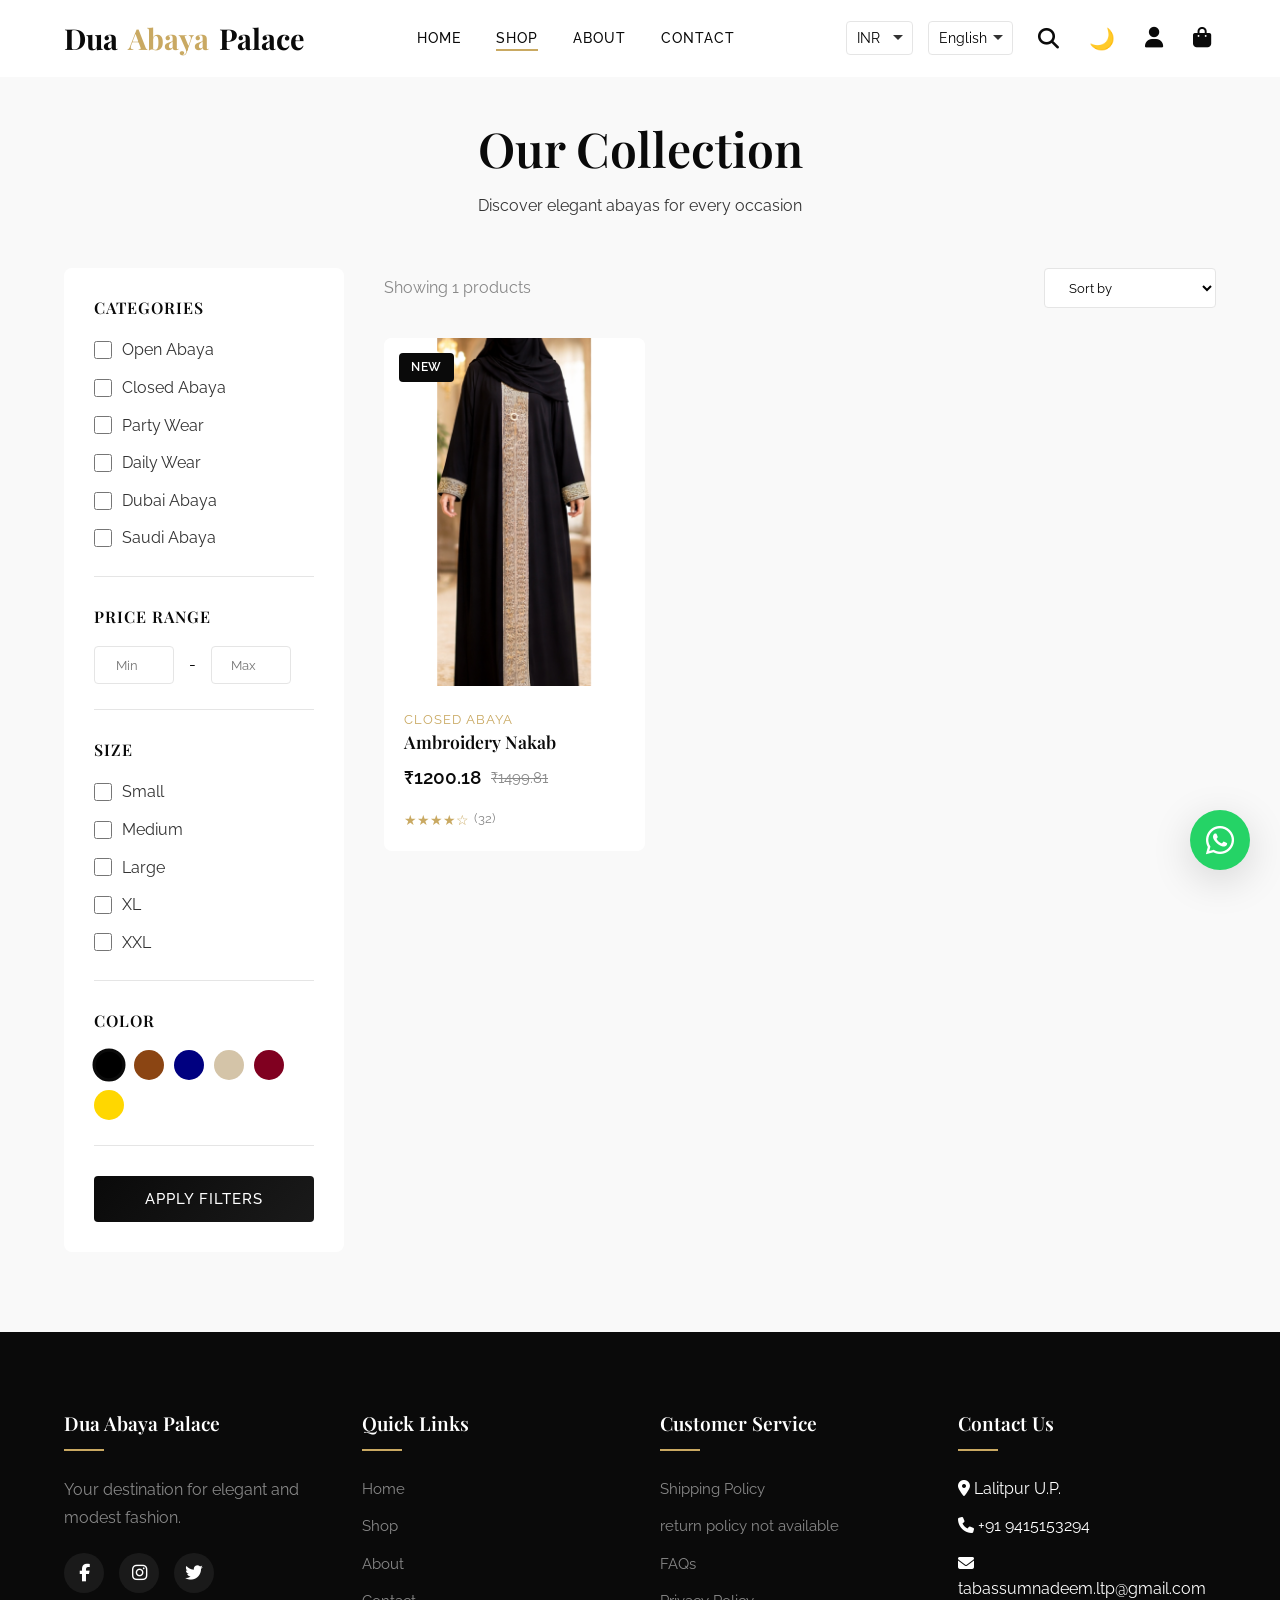
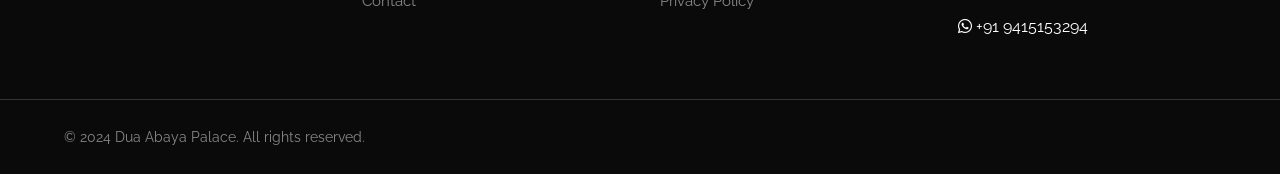
<file: Desktop/shop.html>
<!DOCTYPE html>
<html lang="en">
<head>
    <meta charset="UTF-8">
    <meta name="viewport" content="width=device-width, initial-scale=1.0">
    <title>Shop - Dua Abaya Palace</title>
    <meta name="description" content="Browse our complete collection of elegant abayas">
    
    <link rel="preconnect" href="https://fonts.googleapis.com">
    <link rel="preconnect" href="https://fonts.gstatic.com" crossorigin>
    <link href="https://fonts.googleapis.com/css2?family=Cormorant+Garamond:wght@400;500;600&family=Playfair+Display:wght@400;500;600;700&family=Raleway:wght@300;400;500;600&display=swap" rel="stylesheet">
    <link rel="stylesheet" href="https://cdnjs.cloudflare.com/ajax/libs/font-awesome/6.4.0/css/all.min.css">
    <link rel="stylesheet" href="css/styles.css">
</head>
<body>
    <!-- Navigation -->
    <nav class="navbar">
        <div class="navbar-container">
            <a href="index.html" class="navbar-logo">Dua <span>Abaya</span> Palace</a>
            <ul class="navbar-menu">
                <li><a href="index.html" class="navbar-link" data-translate="home">Home</a></li>
                <li><a href="shop.html" class="navbar-link active" data-translate="shop">Shop</a></li>
                <li><a href="about.html" class="navbar-link" data-translate="about">About</a></li>
                <li><a href="contact.html" class="navbar-link" data-translate="contact">Contact</a></li>
            </ul>
            <div class="navbar-actions">
                <div class="currency-lang-selector">
                    <div class="currency-selector">
                        <select id="currency-select" onchange="changeCurrency(this.value)">
                            <option value="INR">INR</option>
                            <option value="PKR">PKR</option>
                            <option value="USD">USD</option>
                            <option value="SAR">SAR</option>
                            <option value="AED">AED</option>
                        </select>
                    </div>
                    <div class="language-selector">
                        <select id="language-select" onchange="changeLanguage(this.value)">
                            <option value="en">English</option>
                            <option value="ur">اردو</option>
                            <option value="hi">हिन्दी</option>
                        </select>
                    </div>
                </div>
                <button class="navbar-icon search-toggle"><i class="fas fa-search"></i></button>
                <button class="navbar-icon theme-toggle" onclick="toggleTheme()">🌙</button>
                <a href="account.html" class="navbar-icon"><i class="fas fa-user"></i></a>
                <a href="cart.html" class="navbar-icon"><i class="fas fa-shopping-bag"></i><span class="cart-count">0</span></a>
                <button class="navbar-toggle"><i class="fas fa-bars"></i></button>
            </div>
        </div>
        <div class="search-bar">
            <form action="shop.html"><input type="text" placeholder="Search for abayas..."><button type="submit"><i class="fas fa-search"></i></button></form>
        </div>
    </nav>

    <div class="mobile-menu">
        <button class="mobile-menu-close"><i class="fas fa-times"></i></button>
        <ul>
            <li><a href="index.html" class="navbar-link">Home</a></li>
            <li><a href="shop.html" class="navbar-link">Shop</a></li>
            <li><a href="about.html" class="navbar-link">About</a></li>
            <li><a href="contact.html" class="navbar-link">Contact</a></li>
            <li><a href="cart.html" class="navbar-link">Cart</a></li>
            <li><a href="account.html" class="navbar-link">Account</a></li>
        </ul>
    </div>
    <div class="mobile-overlay"></div>

    <!-- Shop Header -->
    <section class="shop-page">
        <div class="shop-container">
            <div class="shop-header">
                <h1>Our Collection</h1>
                <p>Discover elegant abayas for every occasion</p>
            </div>
            
            <div class="shop-layout">
                <!-- Filters Sidebar -->
                <aside class="shop-filters">
                    <div class="filter-section">
                        <h4>Categories</h4>
                        <div class="filter-options">
                            <label class="filter-option"><input type="checkbox" value="Open Abaya"><span>Open Abaya</span></label>
                            <label class="filter-option"><input type="checkbox" value="Closed Abaya"><span>Closed Abaya</span></label>
                            <label class="filter-option"><input type="checkbox" value="Party Wear"><span>Party Wear</span></label>
                            <label class="filter-option"><input type="checkbox" value="Daily Wear"><span>Daily Wear</span></label>
                            <label class="filter-option"><input type="checkbox" value="Dubai Abaya"><span>Dubai Abaya</span></label>
                            <label class="filter-option"><input type="checkbox" value="Saudi Abaya"><span>Saudi Abaya</span></label>
                        </div>
                    </div>
                    
                    <div class="filter-section">
                        <h4>Price Range</h4>
                        <div class="filter-price">
                            <input type="number" id="minPrice" placeholder="Min" min="0">
                            <span>-</span>
                            <input type="number" id="maxPrice" placeholder="Max" min="0">
                        </div>
                    </div>
                    
                    <div class="filter-section">
                        <h4>Size</h4>
                        <div class="filter-options">
                            <label class="filter-option"><input type="checkbox" value="S"><span>Small</span></label>
                            <label class="filter-option"><input type="checkbox" value="M"><span>Medium</span></label>
                            <label class="filter-option"><input type="checkbox" value="L"><span>Large</span></label>
                            <label class="filter-option"><input type="checkbox" value="XL"><span>XL</span></label>
                            <label class="filter-option"><input type="checkbox" value="XXL"><span>XXL</span></label>
                        </div>
                    </div>
                    
                    <div class="filter-section">
                        <h4>Color</h4>
                        <div class="filter-color">
                            <div class="color-swatch active" style="background: #000;" title="Black"></div>
                            <div class="color-swatch" style="background: #8B4513;" title="Brown"></div>
                            <div class="color-swatch" style="background: #000080;" title="Navy"></div>
                            <div class="color-swatch" style="background: #d4c4a8;" title="Beige"></div>
                            <div class="color-swatch" style="background: #800020;" title="Burgundy"></div>
                            <div class="color-swatch" style="background: #FFD700;" title="Gold"></div>
                        </div>
                    </div>
                    
                    <button class="btn btn-primary" onclick="applyFilters()" style="width: 100%;">Apply Filters</button>
                </aside>
                
                <!-- Products -->
                <div class="shop-products">
                    <div class="shop-products-header">
                        <span class="shop-results">Showing 0 products</span>
                        <div class="shop-sort">
                             <select id="sortSelect" onchange="applyFilters()">
                                <option value="">Sort by</option>
                                <option value="price-low">Price: Low to High</option>
                                <option value="price-high">Price: High to Low</option>
                                <option value="newest">Newest</option>
                                <option value="popular">Most Popular</option>
                            </select>
                        </div>
                    </div>
                    
                    <div class="shop-products-grid" id="shopProductsGrid">
                        <!-- Products rendered by JS -->
                    </div>
                    
                    
                </div>
            </div>
        </div>
    </section>

    <!-- Footer -->
    <footer class="footer">
        <div class="footer-container">
            <div class="footer-section">
                <h3>Dua Abaya Palace</h3>
                <p>Your destination for elegant and modest fashion.</p>
                <div class="footer-social">
                    <a href="#"><i class="fab fa-facebook-f"></i></a>
                    <a href="#"><i class="fab fa-instagram"></i></a>
                    <a href="#"><i class="fab fa-twitter"></i></a>
                </div>
            </div>
            <div class="footer-section">
                <h3>Quick Links</h3>
                <ul class="footer-links">
                    <li><a href="index.html">Home</a></li>
                    <li><a href="shop.html">Shop</a></li>
                    <li><a href="about.html">About</a></li>
                    <li><a href="contact.html">Contact</a></li>
                </ul>
            </div>
            <div class="footer-section">
                <h3>Customer Service</h3>
                <ul class="footer-links">
                    <li><a href="#">Shipping Policy</a></li>
                    <li><a href="#">return policy not available</a></li>
                    <li><a href="#">FAQs</a></li>
                    <li><a href="#">Privacy Policy</a></li>
                </ul>
            </div>
            <div class="footer-section">
                <h3>Contact Us</h3>
                <ul class="footer-links">
                    <li><i class="fas fa-map-marker-alt"></i> Lalitpur U.P.</li>
                    <li><i class="fas fa-phone"></i> +91 9415153294</li>
                    <li><i class="fas fa-envelope"></i> tabassumnadeem.ltp@gmail.com</li>
                    <li><i class="fab fa-whatsapp"></i> +91 9415153294</li>
                </ul>
            </div>
        </div>
        <div class="footer-bottom">
            <p>© 2024 Dua Abaya Palace. All rights reserved.</p>
        </div>
    </footer>

    <!-- Quick View Modal -->
    <div class="modal" id="quickViewModal">
        <div class="modal-content">
            <button class="modal-close">&times;</button>
            <div class="quick-view-content"></div>
        </div>
    </div>

    <div class="toast"></div>
    <button class="scroll-top" onclick="scrollToTop()"><i class="fas fa-chevron-up"></i></button>
    <a href="https://wa.me/9415153294" class="whatsapp-float" target="_blank"><i class="fab fa-whatsapp"></i></a>

    <script src="js/main.js"></script>
    <script>
        document.addEventListener('DOMContentLoaded', () => {
            initializeApp();
            renderProducts();
        });
    </script>
</body>
</html>
</file>
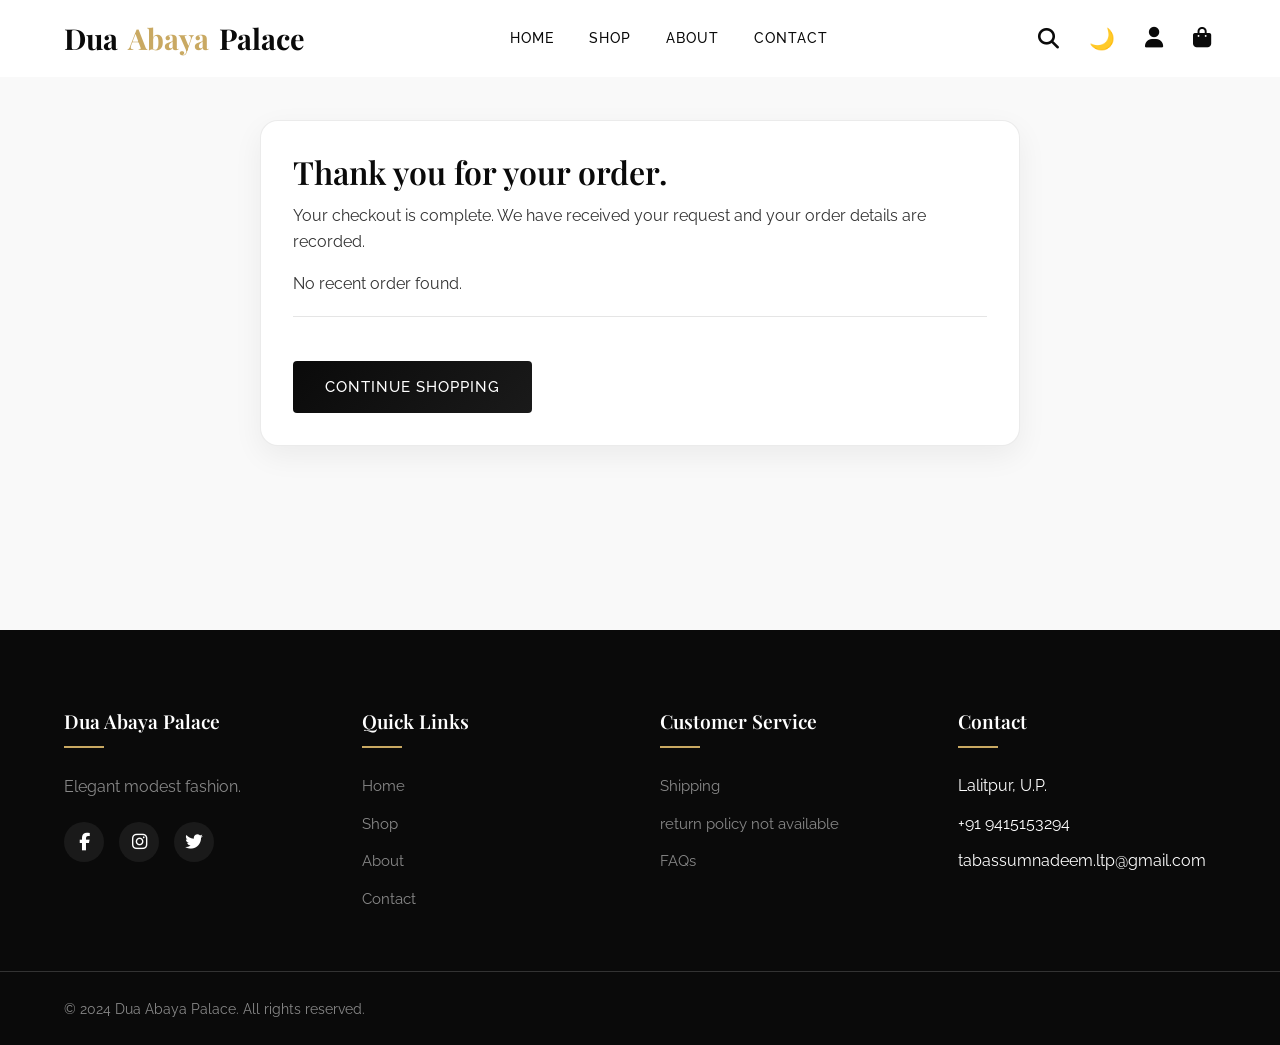
<file: Desktop/thank-you.html>
<!DOCTYPE html>
<html lang="en">
<head>
    <meta charset="UTF-8">
    <meta name="viewport" content="width=device-width, initial-scale=1.0">
    <title>Thank You - Dua Abaya Palace</title>
    <link rel="preconnect" href="https://fonts.googleapis.com">
    <link rel="preconnect" href="https://fonts.gstatic.com" crossorigin>
    <link href="https://fonts.googleapis.com/css2?family=Cormorant+Garamond:wght@400;500;600&family=Playfair+Display:wght@400;500;600;700&family=Raleway:wght@300;400;500;600&display=swap" rel="stylesheet">
    <link rel="stylesheet" href="https://cdnjs.cloudflare.com/ajax/libs/font-awesome/6.4.0/css/all.min.css">
    <link rel="stylesheet" href="css/styles.css">
    <style>
        .thank-you-page {
            min-height: 70vh;
            padding: 120px 20px 80px;
        }

        .thank-you-card {
            max-width: 760px;
            margin: 0 auto;
            background: var(--card-bg, #fff);
            border: 1px solid rgba(0, 0, 0, 0.08);
            border-radius: 18px;
            padding: 32px;
            box-shadow: 0 10px 30px rgba(0, 0, 0, 0.06);
        }

        .thank-you-title {
            margin: 0 0 12px;
            font-size: 2rem;
        }

        .thank-you-meta {
            margin: 16px 0;
            display: grid;
            gap: 8px;
        }

        .thank-you-items {
            margin-top: 20px;
            border-top: 1px solid rgba(0, 0, 0, 0.1);
            padding-top: 20px;
            display: grid;
            gap: 12px;
        }

        .thank-you-item {
            display: flex;
            justify-content: space-between;
            gap: 20px;
        }
    </style>
</head>
<body>
    <nav class="navbar">
        <div class="navbar-container">
            <a href="index.html" class="navbar-logo">Dua <span>Abaya</span> Palace</a>
            <ul class="navbar-menu">
                <li><a href="index.html" class="navbar-link">Home</a></li>
                <li><a href="shop.html" class="navbar-link">Shop</a></li>
                <li><a href="about.html" class="navbar-link">About</a></li>
                <li><a href="contact.html" class="navbar-link">Contact</a></li>
            </ul>
            <div class="navbar-actions">
                <button class="navbar-icon search-toggle"><i class="fas fa-search"></i></button>
                <button class="navbar-icon theme-toggle" onclick="toggleTheme()">🌙</button>
                <a href="account.html" class="navbar-icon"><i class="fas fa-user"></i></a>
                <a href="cart.html" class="navbar-icon"><i class="fas fa-shopping-bag"></i><span class="cart-count">0</span></a>
                <button class="navbar-toggle"><i class="fas fa-bars"></i></button>
            </div>
        </div>
    </nav>

    <section class="thank-you-page">
        <div class="thank-you-card" id="thankYouCard">
            <h1 class="thank-you-title">Thank you for your order.</h1>
            <p>Your checkout is complete. We have received your request and your order details are recorded.</p>
            <div class="thank-you-meta" id="thankYouMeta"></div>
            <div class="thank-you-items" id="thankYouItems"></div>
            <div style="margin-top: 24px;">
                <a href="shop.html" class="btn btn-primary">Continue Shopping</a>
            </div>
        </div>
    </section>

    <footer class="footer">
        <div class="footer-container">
            <div class="footer-section"><h3>Dua Abaya Palace</h3><p>Elegant modest fashion.</p><div class="footer-social"><a href="#"><i class="fab fa-facebook-f"></i></a><a href="#"><i class="fab fa-instagram"></i></a><a href="#"><i class="fab fa-twitter"></i></a></div></div>
            <div class="footer-section"><h3>Quick Links</h3><ul class="footer-links"><li><a href="index.html">Home</a></li><li><a href="shop.html">Shop</a></li><li><a href="about.html">About</a></li><li><a href="contact.html">Contact</a></li></ul></div>
            <div class="footer-section"><h3>Customer Service</h3><ul class="footer-links"><li><a href="#">Shipping</a></li><li><a href="#">return policy not available</a></li><li><a href="#">FAQs</a></li></ul></div>
            <div class="footer-section"><h3>Contact</h3><ul class="footer-links"><li>Lalitpur, U.P.</li><li>+91 9415153294</li><li>tabassumnadeem.ltp@gmail.com</li></ul></div>
        </div>
        <div class="footer-bottom"><p>© 2024 Dua Abaya Palace. All rights reserved.</p></div>
    </footer>

    <div class="toast"></div>
    <button class="scroll-top" onclick="scrollToTop()"><i class="fas fa-chevron-up"></i></button>

    <script src="js/main.js"></script>
    <script>
        document.addEventListener('DOMContentLoaded', () => {
            initializeApp();
            renderThankYouOrder();
        });

        function renderThankYouOrder() {
            const metaEl = document.getElementById('thankYouMeta');
            const itemsEl = document.getElementById('thankYouItems');
            const lastOrder = JSON.parse(localStorage.getItem('lastOrder') || 'null');

            if (!lastOrder) {
                metaEl.innerHTML = '<p>No recent order found.</p>';
                itemsEl.innerHTML = '';
                return;
            }

            metaEl.innerHTML = `
                <div><strong>Order ID:</strong> ${lastOrder.orderId}</div>
                <div><strong>Date:</strong> ${new Date(lastOrder.createdAt).toLocaleString()}</div>
                <div><strong>Payment:</strong> ${lastOrder.paymentMethod.toUpperCase()}</div>
                <div><strong>Total:</strong> ${lastOrder.displayTotal}</div>
            `;

            itemsEl.innerHTML = lastOrder.items.map(item => `
                <div class="thank-you-item">
                    <div>${item.name} (x${item.quantity})</div>
                    <div>${formatPrice(item.price * item.quantity)}</div>
                </div>
            `).join('');
        }
    </script>
</body>
</html>
</file>
<file: Desktop/css/styles.css>
/* ============================================
   DUA ABAYA PALACE - Luxury Fashion Website
   ============================================ */

/* CSS Variables */
:root {
    /* Colors */
    --primary-black: #0a0a0a;
    --secondary-black: #1a1a1a;
    --beige: #d4c4a8;
    --beige-light: #f5f0e6;
    --gold: #c9a962;
    --gold-light: #e8d5a3;
    --white: #ffffff;
    --off-white: #f9f9f9;
    --gray-light: #e5e5e5;
    --gray: #888888;
    --gray-dark: #333333;
    --success: #2ecc71;
    --error: #e74c3c;
    
    /* Typography */
    --font-primary: 'Playfair Display', Georgia, serif;
    --font-secondary: 'Cormorant Garamond', Garamond, serif;
    --font-body: 'Raleway', 'Arial', sans-serif;
    
    /* Spacing */
    --section-padding: 80px 0;
    --container-padding: 0 5%;
    
    /* Transitions */
    --transition-fast: 0.2s ease;
    --transition-medium: 0.4s ease;
    --transition-slow: 0.6s ease;
    
    /* Shadows */
    --shadow-sm: 0 2px 10px rgba(0,0,0,0.05);
    --shadow-md: 0 5px 20px rgba(0,0,0,0.1);
    --shadow-lg: 0 10px 40px rgba(0,0,0,0.15);
    
    /* Border Radius */
    --radius-sm: 4px;
    --radius-md: 8px;
    --radius-lg: 16px;
}

/* Dark Mode */
[data-theme="dark"] {
    --primary-black: #ffffff;
    --secondary-black: #f0f0f0;
    --beige-light: #1a1a1a;
    --off-white: #121212;
    --gray-light: #2a2a2a;
    --gray-dark: #cccccc;
}

/* Reset & Base Styles */
* {
    margin: 0;
    padding: 0;
    box-sizing: border-box;
}

html {
    scroll-behavior: smooth;
}

body {
    font-family: var(--font-body);
    color: var(--primary-black);
    background-color: var(--off-white);
    line-height: 1.6;
    overflow-x: hidden;
}

a {
    text-decoration: none;
    color: inherit;
    transition: var(--transition-fast);
}

ul {
    list-style: none;
}

img {
    max-width: 100%;
    height: auto;
    display: block;
}

button {
    font-family: inherit;
    cursor: pointer;
    border: none;
    outline: none;
}

input, textarea, select {
    font-family: inherit;
    outline: none;
}

/* Typography */
h1, h2, h3, h4, h5, h6 {
    font-family: var(--font-primary);
    font-weight: 600;
    line-height: 1.2;
}

h1 { font-size: clamp(2.5rem, 5vw, 4rem); }
h2 { font-size: clamp(2rem, 4vw, 3rem); }
h3 { font-size: clamp(1.5rem, 3vw, 2rem); }
h4 { font-size: 1.25rem; }
h5 { font-size: 1.1rem; }

p {
    color: var(--gray-dark);
}

/* Container */
.container {
    max-width: 1400px;
    margin: 0 auto;
    padding: var(--container-padding);
}

/* Section Title */
.section-title {
    text-align: center;
    margin-bottom: 50px;
}

.section-title h2 {
    color: var(--primary-black);
    margin-bottom: 15px;
    position: relative;
    display: inline-block;
}

.section-title h2::after {
    content: '';
    position: absolute;
    bottom: -10px;
    left: 50%;
    transform: translateX(-50%);
    width: 60px;
    height: 3px;
    background: linear-gradient(90deg, var(--gold), var(--beige), var(--gold));
}

.section-title p {
    color: var(--gray);
    font-size: 1.1rem;
    max-width: 600px;
    margin: 20px auto 0;
}

/* Buttons */
.btn {
    display: inline-flex;
    align-items: center;
    justify-content: center;
    gap: 8px;
    padding: 14px 32px;
    font-size: 0.95rem;
    font-weight: 500;
    text-transform: uppercase;
    letter-spacing: 1px;
    border-radius: var(--radius-sm);
    transition: var(--transition-medium);
    position: relative;
    overflow: hidden;
}

.btn::before {
    content: '';
    position: absolute;
    top: 0;
    left: -100%;
    width: 100%;
    height: 100%;
    background: linear-gradient(90deg, transparent, rgba(255,255,255,0.2), transparent);
    transition: var(--transition-slow);
}

.btn:hover::before {
    left: 100%;
}

.btn-primary {
    background: linear-gradient(135deg, var(--primary-black), var(--secondary-black));
    color: var(--white);
}

.btn-primary:hover {
    transform: translateY(-2px);
    box-shadow: var(--shadow-md);
}

.btn-secondary {
    background: transparent;
    color: var(--primary-black);
    border: 2px solid var(--primary-black);
}

.btn-secondary:hover {
    background: var(--primary-black);
    color: var(--white);
}

.btn-gold {
    background: linear-gradient(135deg, var(--gold), var(--gold-light));
    color: var(--primary-black);
}

.btn-gold:hover {
    transform: translateY(-2px);
    box-shadow: 0 5px 20px rgba(201, 169, 98, 0.4);
}

.btn-beige {
    background: var(--beige);
    color: var(--primary-black);
}

.btn-beige:hover {
    background: var(--beige-light);
}

/* ============================================
   NAVBAR STYLES
   ============================================ */
.navbar {
    position: fixed;
    top: 0;
    left: 0;
    right: 0;
    z-index: 1000;
    background: rgba(255, 255, 255, 0.95);
    backdrop-filter: blur(10px);
    transition: var(--transition-medium);
    border-bottom: 1px solid transparent;
}

[data-theme="dark"] .navbar {
    background: rgba(18, 18, 18, 0.95);
}

.navbar.scrolled {
    box-shadow: var(--shadow-sm);
    border-bottom: 1px solid var(--gray-light);
}

.navbar-container {
    display: flex;
    align-items: center;
    justify-content: space-between;
    padding: 15px 5%;
    max-width: 1400px;
    margin: 0 auto;
}

.navbar-logo {
    font-family: var(--font-primary);
    font-size: 1.8rem;
    font-weight: 700;
    color: var(--primary-black);
    display: flex;
    align-items: center;
    gap: 10px;
}

.navbar-logo span {
    color: var(--gold);
}

.navbar-menu {
    display: flex;
    align-items: center;
    gap: 35px;
}

.navbar-link {
    font-size: 0.9rem;
    font-weight: 500;
    text-transform: uppercase;
    letter-spacing: 1px;
    color: var(--primary-black);
    position: relative;
    padding: 5px 0;
}

.navbar-link::after {
    content: '';
    position: absolute;
    bottom: 0;
    left: 0;
    width: 0;
    height: 2px;
    background: var(--gold);
    transition: var(--transition-fast);
}

.navbar-link:hover::after,
.navbar-link.active::after {
    width: 100%;
}

.navbar-actions {
    display: flex;
    align-items: center;
    gap: 20px;
}

.navbar-icon {
    font-size: 1.3rem;
    color: var(--primary-black);
    cursor: pointer;
    position: relative;
    transition: var(--transition-fast);
    background: none;
    padding: 5px;
}

.navbar-icon:hover {
    color: var(--gold);
}

.navbar-icon .cart-count {
    position: absolute;
    top: -5px;
    right: -5px;
    background: var(--gold);
    color: var(--primary-black);
    font-size: 0.7rem;
    font-weight: 600;
    width: 18px;
    height: 18px;
    border-radius: 50%;
    display: flex;
    align-items: center;
    justify-content: center;
}

.navbar-toggle {
    display: none;
    font-size: 1.5rem;
    cursor: pointer;
    background: none;
    border: none;
}

/* Search Bar */
.search-bar {
    position: absolute;
    top: 100%;
    left: 0;
    right: 0;
    background: var(--white);
    padding: 20px;
    box-shadow: var(--shadow-md);
    display: none;
    z-index: 999;
}

[data-theme="dark"] .search-bar {
    background: var(--off-white);
}

.search-bar.active {
    display: block;
    animation: slideDown 0.3s ease;
}

.search-bar form {
    display: flex;
    max-width: 600px;
    margin: 0 auto;
    gap: 10px;
}

.search-bar input {
    flex: 1;
    padding: 12px 20px;
    border: 2px solid var(--gray-light);
    border-radius: var(--radius-sm);
    font-size: 1rem;
}

.search-bar input:focus {
    border-color: var(--gold);
}

.search-bar button {
    padding: 12px 30px;
    background: var(--primary-black);
    color: var(--white);
    border-radius: var(--radius-sm);
}

/* Currency & Language Selector */
.currency-lang-selector {
    display: flex;
    align-items: center;
    gap: 15px;
}

.currency-selector,
.language-selector {
    position: relative;
}

.currency-selector select,
.language-selector select {
    padding: 8px 25px 8px 10px;
    border: 1px solid var(--gray-light);
    border-radius: var(--radius-sm);
    background: transparent;
    font-size: 0.85rem;
    cursor: pointer;
    appearance: none;
    background-image: url("data:image/svg+xml,%3Csvg xmlns='http://www.w3.org/2000/svg' width='12' height='12' viewBox='0 0 12 12'%3E%3Cpath fill='%23333' d='M6 8L1 3h10z'/%3E%3C/svg%3E");
    background-repeat: no-repeat;
    background-position: right 8px center;
}

/* Mobile Menu */
.mobile-menu {
    position: fixed;
    top: 0;
    left: -100%;
    width: 80%;
    max-width: 350px;
    height: 100vh;
    background: var(--white);
    z-index: 1001;
    transition: var(--transition-medium);
    padding: 80px 30px 30px;
    box-shadow: var(--shadow-lg);
}

[data-theme="dark"] .mobile-menu {
    background: var(--off-white);
}

.mobile-menu.active {
    left: 0;
}

.mobile-menu-close {
    position: absolute;
    top: 20px;
    right: 20px;
    font-size: 1.5rem;
    background: none;
    border: none;
    cursor: pointer;
}

.mobile-menu ul {
    display: flex;
    flex-direction: column;
    gap: 25px;
}

.mobile-menu .navbar-link {
    font-size: 1.1rem;
}

.mobile-overlay {
    position: fixed;
    top: 0;
    left: 0;
    right: 0;
    bottom: 0;
    background: rgba(0, 0, 0, 0.5);
    z-index: 1000;
    display: none;
}

.mobile-overlay.active {
    display: block;
}

/* ============================================
   HERO SECTION
   ============================================ */
.hero {
    min-height: 100vh;
    display: flex;
    align-items: center;
    position: relative;
    overflow: hidden;
    background: linear-gradient(135deg, var(--beige-light) 0%, var(--off-white) 100%);
}

.hero-background {
    position: absolute;
    top: 0;
    right: 0;
    width: 50%;
    height: 100%;
    opacity: 0.1;
    background-image: url("data:image/svg+xml,%3Csvg width='60' height='60' viewBox='0 0 60 60' xmlns='http://www.w3.org/2000/svg'%3E%3Cg fill='none' fill-rule='evenodd'%3E%3Cg fill='%23c9a962' fill-opacity='0.4'%3E%3Cpath d='M36 34v-4h-2v4h-4v2h4v4h2v-4h4v-2h-4zm0-30V0h-2v4h-4v2h4v4h2V6h4V4h-4zM6 34v-4H4v4H0v2h4v4h2v-4h4v-2H6zM6 4V0H4v4H0v2h4v4h2V6h4V4H6z'/%3E%3C/g%3E%3C/g%3E%3C/svg%3E");
}

.hero-container {
    display: grid;
    grid-template-columns: 1fr 1fr;
    gap: 50px;
    align-items: center;
    padding: 120px 5% 80px;
    max-width: 1400px;
    margin: 0 auto;
}

.hero-content {
    animation: fadeInLeft 1s ease;
}

.hero-tag {
    display: inline-block;
    font-family: var(--font-secondary);
    font-size: 1.2rem;
    color: var(--gold);
    letter-spacing: 3px;
    text-transform: uppercase;
    margin-bottom: 20px;
}

.hero-title {
    font-size: clamp(3rem, 6vw, 5rem);
    color: var(--primary-black);
    margin-bottom: 25px;
    line-height: 1.1;
}

.hero-title span {
    color: var(--gold);
    font-style: italic;
}

.hero-description {
    font-size: 1.1rem;
    color: var(--gray);
    margin-bottom: 40px;
    max-width: 500px;
}

.hero-buttons {
    display: flex;
    gap: 20px;
    flex-wrap: wrap;
}

.hero-image {
    position: relative;
    animation: fadeInRight 1s ease;
}

.hero-image img {
    width: 100%;
    max-width: 550px;
    margin-left: auto;
    border-radius: var(--radius-lg);
    box-shadow: var(--shadow-lg);
}

.hero-image::before {
    content: '';
    position: absolute;
    top: -20px;
    right: -20px;
    width: 100%;
    height: 100%;
    border: 3px solid var(--gold);
    border-radius: var(--radius-lg);
    z-index: -1;
}

.hero-badge {
    position: absolute;
    bottom: 30px;
    left: -30px;
    background: var(--white);
    padding: 20px 30px;
    border-radius: var(--radius-md);
    box-shadow: var(--shadow-md);
    animation: float 3s ease-in-out infinite;
}

.hero-badge span {
    display: block;
    font-family: var(--font-primary);
    font-size: 2rem;
    color: var(--gold);
    font-weight: 700;
}

.hero-badge p {
    font-size: 0.85rem;
    color: var(--gray);
}

/* Hero Scroll Down */
.hero-scroll {
    position: absolute;
    bottom: 30px;
    left: 50%;
    transform: translateX(-50%);
    display: flex;
    flex-direction: column;
    align-items: center;
    gap: 10px;
    color: var(--gray);
    font-size: 0.85rem;
    animation: bounce 2s infinite;
}

/* ============================================
   FEATURED SECTION
   ============================================ */
.featured {
    padding: var(--section-padding);
    background: var(--white);
}

[data-theme="dark"] .featured {
    background: var(--primary-black);
}

.featured-grid {
    display: grid;
    grid-template-columns: repeat(auto-fit, minmax(280px, 1fr));
    gap: 30px;
}

.featured-card {
    position: relative;
    overflow: hidden;
    border-radius: var(--radius-md);
    aspect-ratio: 3/4;
    cursor: pointer;
}

.featured-card img {
    width: 100%;
    height: 100%;
    object-fit: cover;
    transition: var(--transition-slow);
}

.featured-card:hover img {
    transform: scale(1.1);
}

.featured-card::after {
    content: '';
    position: absolute;
    inset: 0;
    background: linear-gradient(to top, rgba(0,0,0,0.7) 0%, transparent 50%);
}

.featured-content {
    position: absolute;
    bottom: 0;
    left: 0;
    right: 0;
    padding: 30px;
    z-index: 1;
    color: var(--white);
    transform: translateY(20px);
    transition: var(--transition-medium);
}

.featured-card:hover .featured-content {
    transform: translateY(0);
}

.featured-content h3 {
    font-size: 1.5rem;
    margin-bottom: 10px;
}

.featured-content p {
    color: var(--gray-light);
    font-size: 0.9rem;
    margin-bottom: 15px;
}

.featured-content .btn {
    padding: 10px 25px;
    font-size: 0.8rem;
}

/* ============================================
   PRODUCT CARDS
   ============================================ */
.products-section {
    padding: var(--section-padding);
}

.products-grid {
    display: grid;
    grid-template-columns: repeat(auto-fill, minmax(280px, 1fr));
    gap: 30px;
}

.product-card {
    background: var(--white);
    border-radius: var(--radius-md);
    overflow: hidden;
    transition: var(--transition-medium);
    position: relative;
}

[data-theme="dark"] .product-card {
    background: var(--secondary-black);
}

.product-card:hover {
    transform: translateY(-10px);
    box-shadow: var(--shadow-lg);
}

.product-image {
    position: relative;
    aspect-ratio: 3/4;
    overflow: hidden;
}

.product-image img {
    width: 100%;
    height: 100%;
    object-fit: cover;
    transition: var(--transition-slow);
}

.product-card:hover .product-image img {
    transform: scale(1.1);
}

.product-badges {
    position: absolute;
    top: 15px;
    left: 15px;
    display: flex;
    flex-direction: column;
    gap: 8px;
}

.product-badge {
    padding: 5px 12px;
    font-size: 0.75rem;
    font-weight: 600;
    text-transform: uppercase;
    letter-spacing: 0.5px;
    border-radius: var(--radius-sm);
}

.product-badge.new {
    background: var(--primary-black);
    color: var(--white);
}

.product-badge.sale {
    background: var(--error);
    color: var(--white);
}

.product-badge.hot {
    background: var(--gold);
    color: var(--primary-black);
}

.product-actions {
    position: absolute;
    top: 15px;
    right: 15px;
    display: flex;
    flex-direction: column;
    gap: 10px;
    opacity: 0;
    transform: translateX(20px);
    transition: var(--transition-medium);
}

.product-card:hover .product-actions {
    opacity: 1;
    transform: translateX(0);
}

.product-action-btn {
    width: 40px;
    height: 40px;
    background: var(--white);
    border-radius: 50%;
    display: flex;
    align-items: center;
    justify-content: center;
    font-size: 1.1rem;
    cursor: pointer;
    transition: var(--transition-fast);
    box-shadow: var(--shadow-sm);
}

.product-action-btn:hover {
    background: var(--gold);
    color: var(--white);
}

.product-action-btn.wishlist.active {
    background: var(--error);
    color: var(--white);
}

.product-quick-view {
    position: absolute;
    bottom: -50px;
    left: 50%;
    transform: translateX(-50%);
    background: var(--primary-black);
    color: var(--white);
    padding: 12px 30px;
    border-radius: var(--radius-sm);
    font-size: 0.85rem;
    font-weight: 500;
    text-transform: uppercase;
    letter-spacing: 1px;
    cursor: pointer;
    transition: var(--transition-medium);
    white-space: nowrap;
}

.product-card:hover .product-quick-view {
    bottom: 15px;
}

.product-quick-view:hover {
    background: var(--gold);
}

.product-info {
    padding: 20px;
}

.product-category {
    font-size: 0.8rem;
    color: var(--gold);
    text-transform: uppercase;
    letter-spacing: 1px;
    margin-bottom: 8px;
}

.product-title {
    font-size: 1.1rem;
    font-weight: 600;
    margin-bottom: 10px;
    color: var(--primary-black);
}

.product-title a {
    color: inherit;
}

.product-title a:hover {
    color: var(--gold);
}

.product-price {
    display: flex;
    align-items: center;
    gap: 10px;
    margin-bottom: 15px;
}

.product-price .current {
    font-size: 1.2rem;
    font-weight: 600;
    color: var(--primary-black);
}

.product-price .original {
    font-size: 0.95rem;
    color: var(--gray);
    text-decoration: line-through;
}

.product-rating {
    display: flex;
    align-items: center;
    gap: 5px;
    color: var(--gold);
    font-size: 0.9rem;
}

.product-rating span {
    color: var(--gray);
    font-size: 0.8rem;
}

/* ============================================
   BANNERS & PROMOTIONS
   ============================================ */
.banner-section {
    padding: var(--section-padding);
}

.banner {
    position: relative;
    border-radius: var(--radius-lg);
    overflow: hidden;
    background: linear-gradient(135deg, var(--primary-black), var(--secondary-black));
    color: var(--white);
    padding: 80px 5%;
    display: flex;
    align-items: center;
    min-height: 400px;
}

.banner-content {
    max-width: 600px;
}

.banner-tag {
    display: inline-block;
    background: var(--gold);
    color: var(--primary-black);
    padding: 8px 20px;
    font-size: 0.85rem;
    font-weight: 600;
    text-transform: uppercase;
    letter-spacing: 1px;
    border-radius: var(--radius-sm);
    margin-bottom: 20px;
}

.banner h2 {
    font-size: clamp(2rem, 4vw, 3rem);
    margin-bottom: 20px;
}

.banner p {
    color: var(--gray-light);
    margin-bottom: 30px;
    font-size: 1.1rem;
}

.banner-image {
    position: absolute;
    right: 5%;
    top: 50%;
    transform: translateY(-50%);
    max-width: 400px;
}

.banner-image img {
    border-radius: var(--radius-md);
    box-shadow: var(--shadow-lg);
}

/* Discount Banner */
.discount-banner {
    background: linear-gradient(135deg, var(--gold), var(--gold-light));
    padding: 40px 5%;
    text-align: center;
    color: var(--primary-black);
}

.discount-banner h3 {
    font-size: 2rem;
    margin-bottom: 10px;
}

.discount-banner p {
    margin-bottom: 20px;
}

.discount-banner .btn {
    background: var(--primary-black);
    color: var(--white);
}

/* ============================================
   TESTIMONIALS
   ============================================ */
.testimonials {
    padding: var(--section-padding);
    background: var(--beige-light);
}

[data-theme="dark"] .testimonials {
    background: var(--secondary-black);
}

.testimonials-grid {
    display: grid;
    grid-template-columns: repeat(auto-fit, minmax(300px, 1fr));
    gap: 30px;
}

.testimonial-card {
    background: var(--white);
    padding: 40px;
    border-radius: var(--radius-md);
    position: relative;
    transition: var(--transition-medium);
}

[data-theme="dark"] .testimonial-card {
    background: var(--off-white);
}

.testimonial-card:hover {
    transform: translateY(-5px);
    box-shadow: var(--shadow-md);
}

.testimonial-card::before {
    content: '"';
    position: absolute;
    top: 20px;
    left: 30px;
    font-family: var(--font-primary);
    font-size: 5rem;
    color: var(--gold);
    opacity: 0.3;
    line-height: 1;
}

.testimonial-text {
    font-size: 1rem;
    color: var(--gray-dark);
    margin-bottom: 25px;
    position: relative;
    z-index: 1;
}

.testimonial-author {
    display: flex;
    align-items: center;
    gap: 15px;
}

.testimonial-author img {
    width: 60px;
    height: 60px;
    border-radius: 50%;
    object-fit: cover;
}

.testimonial-author h4 {
    font-size: 1rem;
    margin-bottom: 5px;
}

.testimonial-author span {
    font-size: 0.85rem;
    color: var(--gray);
}

.testimonial-rating {
    color: var(--gold);
    margin-bottom: 15px;
}

/* ============================================
   NEWSLETTER
   ============================================ */
.newsletter {
    padding: var(--section-padding);
    background: var(--primary-black);
    color: var(--white);
    text-align: center;
}

.newsletter h2 {
    margin-bottom: 15px;
}

.newsletter p {
    color: var(--gray-light);
    margin-bottom: 30px;
}

.newsletter-form {
    display: flex;
    max-width: 500px;
    margin: 0 auto;
    gap: 15px;
}

.newsletter-form input {
    flex: 1;
    padding: 15px 20px;
    border: 2px solid var(--gray-dark);
    background: transparent;
    color: var(--white);
    border-radius: var(--radius-sm);
    font-size: 1rem;
}

.newsletter-form input::placeholder {
    color: var(--gray);
}

.newsletter-form input:focus {
    border-color: var(--gold);
}

.newsletter-form button {
    padding: 15px 35px;
    background: var(--gold);
    color: var(--primary-black);
    font-weight: 600;
    border-radius: var(--radius-sm);
    white-space: nowrap;
}

.newsletter-form button:hover {
    background: var(--gold-light);
}

/* ============================================
   INSTAGRAM GALLERY
   ============================================ */
.instagram-gallery {
    padding: var(--section-padding);
}

.instagram-grid {
    display: grid;
    grid-template-columns: repeat(6, 1fr);
    gap: 5px;
}

.instagram-item {
    position: relative;
    aspect-ratio: 1;
    overflow: hidden;
    cursor: pointer;
}

.instagram-item img {
    width: 100%;
    height: 100%;
    object-fit: cover;
    transition: var(--transition-slow);
}

.instagram-item:hover img {
    transform: scale(1.1);
}

.instagram-item::after {
    content: '';
    position: absolute;
    inset: 0;
    background: rgba(0, 0, 0, 0.5);
    display: flex;
    align-items: center;
    justify-content: center;
    opacity: 0;
    transition: var(--transition-medium);
}

.instagram-item:hover::after {
    opacity: 1;
}

.instagram-item:hover .instagram-icon {
    opacity: 1;
    transform: scale(1);
}

.instagram-icon {
    position: absolute;
    top: 50%;
    left: 50%;
    transform: scale(0);
    color: var(--white);
    font-size: 1.5rem;
    z-index: 1;
    transition: var(--transition-medium);
}

/* ============================================
   FOOTER
   ============================================ */
.footer {
    background: var(--primary-black);
    color: var(--white);
    padding: 80px 0 0;
}

.footer-container {
    max-width: 1400px;
    margin: 0 auto;
    padding: 0 5%;
    display: grid;
    grid-template-columns: repeat(4, 1fr);
    gap: 40px;
}

.footer-section h3 {
    font-size: 1.2rem;
    margin-bottom: 25px;
    color: var(--white);
    position: relative;
    padding-bottom: 15px;
}

.footer-section h3::after {
    content: '';
    position: absolute;
    bottom: 0;
    left: 0;
    width: 40px;
    height: 2px;
    background: var(--gold);
}

.footer-section p {
    color: var(--gray);
    margin-bottom: 20px;
    line-height: 1.8;
}

.footer-links {
    display: flex;
    flex-direction: column;
    gap: 12px;
}

.footer-links a {
    color: var(--gray);
    font-size: 0.95rem;
    transition: var(--transition-fast);
}

.footer-links a:hover {
    color: var(--gold);
    padding-left: 5px;
}

.footer-social {
    display: flex;
    gap: 15px;
    margin-top: 20px;
}

.footer-social a {
    width: 40px;
    height: 40px;
    background: var(--secondary-black);
    border-radius: 50%;
    display: flex;
    align-items: center;
    justify-content: center;
    color: var(--white);
    font-size: 1.1rem;
    transition: var(--transition-fast);
}

.footer-social a:hover {
    background: var(--gold);
    color: var(--primary-black);
    transform: translateY(-3px);
}

.footer-bottom {
    border-top: 1px solid var(--gray-dark);
    padding: 25px 5%;
    margin-top: 60px;
    display: flex;
    justify-content: space-between;
    align-items: center;
}

.footer-bottom p {
    color: var(--gray);
    font-size: 0.9rem;
}

.footer-bottom-links {
    display: flex;
    gap: 25px;
}

.footer-bottom-links a {
    color: var(--gray);
    font-size: 0.9rem;
}

.footer-bottom-links a:hover {
    color: var(--gold);
}

/* ============================================
   CART PAGE
   ============================================ */
.cart-page {
    padding: 120px 5% 80px;
    min-height: 100vh;
}

.cart-container {
    max-width: 1200px;
    margin: 0 auto;
}

.cart-title {
    font-size: 2.5rem;
    margin-bottom: 40px;
    text-align: center;
}

.cart-grid {
    display: grid;
    grid-template-columns: 2fr 1fr;
    gap: 40px;
}

.cart-items {
    display: flex;
    flex-direction: column;
    gap: 20px;
}

.cart-item {
    display: grid;
    grid-template-columns: 150px 1fr auto auto;
    gap: 25px;
    align-items: center;
    background: var(--white);
    padding: 25px;
    border-radius: var(--radius-md);
    transition: var(--transition-medium);
}

[data-theme="dark"] .cart-item {
    background: var(--secondary-black);
}

.cart-item:hover {
    box-shadow: var(--shadow-md);
}

.cart-item-image {
    width: 150px;
    height: 180px;
    border-radius: var(--radius-sm);
    overflow: hidden;
}

.cart-item-image img {
    width: 100%;
    height: 100%;
    object-fit: cover;
}

.cart-item-details h3 {
    font-size: 1.2rem;
    margin-bottom: 10px;
}

.cart-item-details p {
    color: var(--gray);
    font-size: 0.9rem;
    margin-bottom: 5px;
}

.cart-item-price {
    font-size: 1.3rem;
    font-weight: 600;
    color: var(--gold);
}

.cart-item-quantity {
    display: flex;
    align-items: center;
    gap: 15px;
    border: 1px solid var(--gray-light);
    padding: 10px;
    border-radius: var(--radius-sm);
}

.cart-item-quantity button {
    width: 30px;
    height: 30px;
    background: var(--gray-light);
    border-radius: var(--radius-sm);
    font-size: 1.2rem;
    display: flex;
    align-items: center;
    justify-content: center;
    transition: var(--transition-fast);
}

.cart-item-quantity button:hover {
    background: var(--gold);
}

.cart-item-quantity span {
    font-size: 1.1rem;
    font-weight: 500;
    min-width: 30px;
    text-align: center;
}

.cart-item-remove {
    background: none;
    border: none;
    color: var(--error);
    font-size: 1.3rem;
    cursor: pointer;
    transition: var(--transition-fast);
}

.cart-item-remove:hover {
    transform: scale(1.1);
}

/* Cart Summary */
.cart-summary {
    background: var(--white);
    padding: 35px;
    border-radius: var(--radius-md);
    height: fit-content;
    position: sticky;
    top: 100px;
}

[data-theme="dark"] .cart-summary {
    background: var(--secondary-black);
}

.cart-summary h3 {
    font-size: 1.5rem;
    margin-bottom: 25px;
    padding-bottom: 15px;
    border-bottom: 1px solid var(--gray-light);
}

.cart-summary-row {
    display: flex;
    justify-content: space-between;
    margin-bottom: 15px;
    color: var(--gray-dark);
}

.cart-summary-row.total {
    font-size: 1.3rem;
    font-weight: 600;
    color: var(--primary-black);
    padding-top: 15px;
    border-top: 1px solid var(--gray-light);
    margin-top: 15px;
}

.cart-summary .btn {
    width: 100%;
    margin-top: 25px;
}

.cart-empty {
    text-align: center;
    padding: 60px 20px;
}

.cart-empty i {
    font-size: 4rem;
    color: var(--gray-light);
    margin-bottom: 20px;
}

.cart-empty h3 {
    margin-bottom: 15px;
}

.cart-empty p {
    margin-bottom: 25px;
}

/* ============================================
   CHECKOUT PAGE
   ============================================ */
.checkout-page {
    padding: 120px 5% 80px;
    min-height: 100vh;
}

.checkout-container {
    max-width: 1200px;
    margin: 0 auto;
    display: grid;
    grid-template-columns: 1.5fr 1fr;
    gap: 40px;
}

.checkout-form h2 {
    font-size: 1.8rem;
    margin-bottom: 30px;
}

.form-section {
    background: var(--white);
    padding: 30px;
    border-radius: var(--radius-md);
    margin-bottom: 30px;
}

[data-theme="dark"] .form-section {
    background: var(--secondary-black);
}

.form-section h3 {
    font-size: 1.3rem;
    margin-bottom: 25px;
    padding-bottom: 15px;
    border-bottom: 1px solid var(--gray-light);
}

.form-row {
    display: grid;
    grid-template-columns: 1fr 1fr;
    gap: 20px;
    margin-bottom: 20px;
}

.form-group {
    margin-bottom: 20px;
}

.form-group.full-width {
    grid-column: 1 / -1;
}

.form-group label {
    display: block;
    font-size: 0.9rem;
    font-weight: 500;
    margin-bottom: 8px;
    color: var(--gray-dark);
}

.form-group input,
.form-group select,
.form-group textarea {
    width: 100%;
    padding: 14px 18px;
    border: 2px solid var(--gray-light);
    border-radius: var(--radius-sm);
    font-size: 1rem;
    transition: var(--transition-fast);
}

.form-group input:focus,
.form-group select:focus,
.form-group textarea:focus {
    border-color: var(--gold);
}

.form-group textarea {
    resize: vertical;
    min-height: 100px;
}

/* Payment Methods */
.payment-methods {
    display: flex;
    flex-direction: column;
    gap: 15px;
}

.payment-method {
    display: flex;
    align-items: center;
    gap: 15px;
    padding: 20px;
    border: 2px solid var(--gray-light);
    border-radius: var(--radius-md);
    cursor: pointer;
    transition: var(--transition-fast);
}

.payment-method:hover,
.payment-method.selected {
    border-color: var(--gold);
    background: var(--beige-light);
}

.payment-method input {
    display: none;
}

.payment-method-icon {
    font-size: 1.8rem;
    color: var(--primary-black);
}

.payment-method-info h4 {
    font-size: 1rem;
    margin-bottom: 5px;
}

.payment-method-info p {
    font-size: 0.85rem;
    color: var(--gray);
}

/* Checkout Summary */
.checkout-summary {
    background: var(--white);
    padding: 35px;
    border-radius: var(--radius-md);
    height: fit-content;
    position: sticky;
    top: 100px;
}

[data-theme="dark"] .checkout-summary {
    background: var(--secondary-black);
}

.checkout-summary h3 {
    font-size: 1.5rem;
    margin-bottom: 25px;
    padding-bottom: 15px;
    border-bottom: 1px solid var(--gray-light);
}

.checkout-product {
    display: flex;
    gap: 15px;
    margin-bottom: 20px;
    padding-bottom: 20px;
    border-bottom: 1px solid var(--gray-light);
}

.checkout-product-image {
    width: 80px;
    height: 100px;
    border-radius: var(--radius-sm);
    overflow: hidden;
}

.checkout-product-image img {
    width: 100%;
    height: 100%;
    object-fit: cover;
}

.checkout-product-info h4 {
    font-size: 0.95rem;
    margin-bottom: 5px;
}

.checkout-product-info p {
    font-size: 0.85rem;
    color: var(--gray);
}

.checkout-product-price {
    font-weight: 600;
    color: var(--gold);
    margin-top: 10px;
}

/* ============================================
   ACCOUNT PAGE
   ============================================ */
.account-page {
    padding: 120px 5% 80px;
    min-height: 100vh;
}

.account-container {
    max-width: 1000px;
    margin: 0 auto;
}

.account-tabs {
    display: flex;
    gap: 10px;
    margin-bottom: 40px;
    border-bottom: 2px solid var(--gray-light);
}

.account-tab {
    padding: 15px 30px;
    background: none;
    font-size: 1rem;
    font-weight: 500;
    color: var(--gray);
    cursor: pointer;
    border-bottom: 3px solid transparent;
    margin-bottom: -2px;
    transition: var(--transition-fast);
}

.account-tab:hover,
.account-tab.active {
    color: var(--primary-black);
    border-bottom-color: var(--gold);
}

.account-form-container {
    background: var(--white);
    padding: 40px;
    border-radius: var(--radius-md);
    max-width: 500px;
    margin: 0 auto;
}

[data-theme="dark"] .account-form-container {
    background: var(--secondary-black);
}

.account-form-container h3 {
    font-size: 1.5rem;
    margin-bottom: 30px;
    text-align: center;
}

.account-form .form-group {
    margin-bottom: 20px;
}

.account-form .btn {
    width: 100%;
    margin-top: 10px;
}

.account-form .btn-link {
    background: none;
    color: var(--gold);
    font-size: 0.9rem;
    text-decoration: underline;
    padding: 0;
}

.account-form .btn-link:hover {
    color: var(--primary-black);
}

.account-divider {
    display: flex;
    align-items: center;
    gap: 20px;
    margin: 30px 0;
    color: var(--gray);
}

.account-divider::before,
.account-divider::after {
    content: '';
    flex: 1;
    height: 1px;
    background: var(--gray-light);
}

.social-login {
    display: flex;
    gap: 15px;
}

.social-login button {
    flex: 1;
    padding: 12px;
    border: 2px solid var(--gray-light);
    border-radius: var(--radius-sm);
    background: transparent;
    display: flex;
    align-items: center;
    justify-content: center;
    gap: 10px;
    font-size: 1rem;
    transition: var(--transition-fast);
}

.social-login button:hover {
    border-color: var(--gold);
    background: var(--beige-light);
}

/* ============================================
   ABOUT PAGE
   ============================================ */
.about-hero {
    padding: 150px 5% 80px;
    background: linear-gradient(135deg, var(--beige-light), var(--off-white));
    text-align: center;
}

.about-hero h1 {
    font-size: 3.5rem;
    margin-bottom: 20px;
}

.about-hero p {
    font-size: 1.2rem;
    color: var(--gray);
    max-width: 600px;
    margin: 0 auto;
}

.about-story {
    padding: var(--section-padding);
}

.about-content {
    display: grid;
    grid-template-columns: 1fr 1fr;
    gap: 60px;
    align-items: center;
}

.about-image img {
    border-radius: var(--radius-lg);
    box-shadow: var(--shadow-lg);
}

.about-text h2 {
    font-size: 2.5rem;
    margin-bottom: 25px;
    position: relative;
}

.about-text h2::after {
    content: '';
    position: absolute;
    bottom: -10px;
    left: 0;
    width: 60px;
    height: 3px;
    background: var(--gold);
}

.about-text p {
    margin-bottom: 20px;
    line-height: 1.8;
}

.about-values {
    padding: var(--section-padding);
    background: var(--beige-light);
}

[data-theme="dark"] .about-values {
    background: var(--secondary-black);
}

.values-grid {
    display: grid;
    grid-template-columns: repeat(3, 1fr);
    gap: 40px;
    text-align: center;
}

.value-card {
    padding: 40px 30px;
    background: var(--white);
    border-radius: var(--radius-md);
    transition: var(--transition-medium);
}

[data-theme="dark"] .value-card {
    background: var(--off-white);
}

.value-card:hover {
    transform: translateY(-10px);
    box-shadow: var(--shadow-md);
}

.value-icon {
    font-size: 3rem;
    color: var(--gold);
    margin-bottom: 20px;
}

.value-card h3 {
    margin-bottom: 15px;
}

/* ============================================
   CONTACT PAGE
   ============================================ */
.contact-page {
    padding: 120px 5% 80px;
    min-height: 100vh;
}

.contact-container {
    max-width: 1200px;
    margin: 0 auto;
    display: grid;
    grid-template-columns: 1fr 1fr;
    gap: 50px;
}

.contact-info h2 {
    font-size: 2.5rem;
    margin-bottom: 20px;
}

.contact-info > p {
    margin-bottom: 40px;
}

.contact-item {
    display: flex;
    gap: 20px;
    margin-bottom: 30px;
}

.contact-icon {
    width: 60px;
    height: 60px;
    background: var(--beige-light);
    border-radius: 50%;
    display: flex;
    align-items: center;
    justify-content: center;
    font-size: 1.5rem;
    color: var(--gold);
    flex-shrink: 0;
}

.contact-item h4 {
    font-size: 1.1rem;
    margin-bottom: 5px;
}

.contact-item p {
    color: var(--gray);
}

.contact-form {
    background: var(--white);
    padding: 40px;
    border-radius: var(--radius-md);
}

[data-theme="dark"] .contact-form {
    background: var(--secondary-black);
}

.contact-form h3 {
    font-size: 1.5rem;
    margin-bottom: 30px;
}

.contact-form .form-group {
    margin-bottom: 20px;
}

.contact-form .btn {
    width: 100%;
}

/* Map */
.contact-map {
    margin-top: 60px;
    height: 400px;
    border-radius: var(--radius-lg);
    overflow: hidden;
}

.contact-map iframe {
    width: 100%;
    height: 100%;
    border: none;
}

/* WhatsApp Button */
.whatsapp-float {
    position: fixed;
    bottom: 30px;
    right: 30px;
    width: 60px;
    height: 60px;
    background: #25D366;
    border-radius: 50%;
    display: flex;
    align-items: center;
    justify-content: center;
    font-size: 2rem;
    color: var(--white);
    box-shadow: var(--shadow-lg);
    z-index: 999;
    transition: var(--transition-medium);
    animation: pulse 2s infinite;
}

.whatsapp-float:hover {
    transform: scale(1.1);
}

/* ============================================
   SHOP PAGE
   ============================================ */
.shop-page {
    padding: 120px 5% 80px;
}

.shop-container {
    max-width: 1400px;
    margin: 0 auto;
}

.shop-header {
    text-align: center;
    margin-bottom: 50px;
}

.shop-header h1 {
    font-size: 3rem;
    margin-bottom: 15px;
}

.shop-layout {
    display: grid;
    grid-template-columns: 280px 1fr;
    gap: 40px;
}

/* Filters Sidebar */
.shop-filters {
    background: var(--white);
    padding: 30px;
    border-radius: var(--radius-md);
    height: fit-content;
    position: sticky;
    top: 100px;
}

[data-theme="dark"] .shop-filters {
    background: var(--secondary-black);
}

.filter-section {
    margin-bottom: 30px;
    padding-bottom: 25px;
    border-bottom: 1px solid var(--gray-light);
}

.filter-section:last-child {
    border-bottom: none;
    margin-bottom: 0;
    padding-bottom: 0;
}

.filter-section h4 {
    font-size: 1rem;
    margin-bottom: 20px;
    text-transform: uppercase;
    letter-spacing: 1px;
}

.filter-options {
    display: flex;
    flex-direction: column;
    gap: 12px;
}

.filter-option {
    display: flex;
    align-items: center;
    gap: 10px;
    cursor: pointer;
}

.filter-option input {
    width: 18px;
    height: 18px;
    accent-color: var(--gold);
}

.filter-option span {
    color: var(--gray-dark);
}

.filter-price {
    display: flex;
    gap: 15px;
    align-items: center;
}

.filter-price input {
    width: 80px;
    padding: 10px;
    border: 1px solid var(--gray-light);
    border-radius: var(--radius-sm);
    text-align: center;
}

.filter-color {
    display: flex;
    flex-wrap: wrap;
    gap: 10px;
}

.color-swatch {
    width: 30px;
    height: 30px;
    border-radius: 50%;
    cursor: pointer;
    border: 3px solid transparent;
    transition: var(--transition-fast);
}

.color-swatch:hover,
.color-swatch.active {
    border-color: var(--primary-black);
    transform: scale(1.1);
}

/* Shop Products */
.shop-products-header {
    display: flex;
    justify-content: space-between;
    align-items: center;
    margin-bottom: 30px;
}

.shop-results {
    color: var(--gray);
}

.shop-sort select {
    padding: 10px 20px;
    border: 1px solid var(--gray-light);
    border-radius: var(--radius-sm);
    background: var(--white);
    cursor: pointer;
}

[data-theme="dark"] .shop-sort select {
    background: var(--secondary-black);
}

.shop-products-grid {
    display: grid;
    grid-template-columns: repeat(auto-fill, minmax(250px, 1fr));
    gap: 25px;
}

/* ============================================
   PRODUCT DETAIL PAGE
   ============================================ */
.product-detail-page {
    padding: 120px 5% 80px;
}

.product-detail-container {
    max-width: 1400px;
    margin: 0 auto;
}

.product-detail-grid {
    display: grid;
    grid-template-columns: 1fr 1fr;
    gap: 60px;
    margin-bottom: 80px;
}

/* Product Gallery */
.product-gallery {
    position: sticky;
    top: 100px;
}

.product-main-image {
    aspect-ratio: 3/4;
    border-radius: var(--radius-lg);
    overflow: hidden;
    margin-bottom: 15px;
}

.product-main-image img {
    width: 100%;
    height: 100%;
    object-fit: cover;
}

.product-thumbnails {
    display: flex;
    gap: 15px;
}

.product-thumbnail {
    width: 100px;
    height: 130px;
    border-radius: var(--radius-sm);
    overflow: hidden;
    cursor: pointer;
    border: 2px solid transparent;
    transition: var(--transition-fast);
}

.product-thumbnail:hover,
.product-thumbnail.active {
    border-color: var(--gold);
}

.product-thumbnail img {
    width: 100%;
    height: 100%;
    object-fit: cover;
}

/* Product Info */
.product-detail-info {
    padding: 20px 0;
}

.product-detail-category {
    font-size: 0.9rem;
    color: var(--gold);
    text-transform: uppercase;
    letter-spacing: 2px;
    margin-bottom: 10px;
}

.product-detail-title {
    font-size: 2.5rem;
    margin-bottom: 20px;
}

.product-detail-price {
    display: flex;
    align-items: center;
    gap: 15px;
    margin-bottom: 25px;
}

.product-detail-price .current {
    font-size: 2rem;
    font-weight: 600;
    color: var(--primary-black);
}

.product-detail-price .original {
    font-size: 1.3rem;
    color: var(--gray);
    text-decoration: line-through;
}

.product-detail-price .discount {
    background: var(--error);
    color: var(--white);
    padding: 5px 12px;
    border-radius: var(--radius-sm);
    font-size: 0.85rem;
    font-weight: 600;
}

.product-detail-description {
    color: var(--gray-dark);
    line-height: 1.8;
    margin-bottom: 30px;
    padding-bottom: 30px;
    border-bottom: 1px solid var(--gray-light);
}

.product-options {
    margin-bottom: 30px;
}

.product-option {
    margin-bottom: 25px;
}

.product-option label {
    display: block;
    font-weight: 500;
    margin-bottom: 12px;
    text-transform: uppercase;
    font-size: 0.9rem;
    letter-spacing: 1px;
}

.size-options {
    display: flex;
    gap: 10px;
    flex-wrap: wrap;
}

.size-option {
    width: 50px;
    height: 50px;
    border: 2px solid var(--gray-light);
    border-radius: var(--radius-sm);
    display: flex;
    align-items: center;
    justify-content: center;
    font-weight: 500;
    cursor: pointer;
    transition: var(--transition-fast);
}

.size-option:hover,
.size-option.active {
    border-color: var(--gold);
    background: var(--beige-light);
}

.color-options {
    display: flex;
    gap: 12px;
}

.color-option {
    width: 35px;
    height: 35px;
    border-radius: 50%;
    cursor: pointer;
    border: 3px solid transparent;
    transition: var(--transition-fast);
}

.color-option:hover,
.color-option.active {
    border-color: var(--primary-black);
    transform: scale(1.1);
}

.product-quantity {
    display: flex;
    align-items: center;
    gap: 15px;
}

.quantity-selector {
    display: flex;
    align-items: center;
    gap: 0;
    border: 2px solid var(--gray-light);
    border-radius: var(--radius-sm);
}

.quantity-selector button {
    width: 45px;
    height: 45px;
    background: transparent;
    font-size: 1.3rem;
    display: flex;
    align-items: center;
    justify-content: center;
    transition: var(--transition-fast);
}

.quantity-selector button:hover {
    background: var(--beige-light);
}

.quantity-selector span {
    width: 50px;
    text-align: center;
    font-size: 1.1rem;
    font-weight: 500;
}

.product-actions-detail {
    display: flex;
    gap: 15px;
    margin-bottom: 30px;
}

.product-actions-detail .btn {
    flex: 1;
    padding: 18px;
}

.product-meta {
    padding-top: 25px;
    border-top: 1px solid var(--gray-light);
}

.product-meta-item {
    display: flex;
    gap: 10px;
    margin-bottom: 10px;
    color: var(--gray);
}

.product-meta-item strong {
    color: var(--primary-black);
}

/* Product Tabs */
.product-tabs {
    margin-top: 60px;
}

.tabs-nav {
    display: flex;
    gap: 30px;
    border-bottom: 2px solid var(--gray-light);
    margin-bottom: 40px;
}

.tab-btn {
    padding: 15px 0;
    background: none;
    font-size: 1rem;
    font-weight: 500;
    color: var(--gray);
    cursor: pointer;
    border-bottom: 3px solid transparent;
    margin-bottom: -2px;
    transition: var(--transition-fast);
}

.tab-btn:hover,
.tab-btn.active {
    color: var(--primary-black);
    border-bottom-color: var(--gold);
}

.tab-content {
    display: none;
}

.tab-content.active {
    display: block;
    animation: fadeIn 0.3s ease;
}

.tab-content p {
    line-height: 1.8;
    margin-bottom: 20px;
}

/* ============================================
   MODAL
   ============================================ */
.modal {
    position: fixed;
    top: 0;
    left: 0;
    right: 0;
    bottom: 0;
    background: rgba(0, 0, 0, 0.7);
    z-index: 2000;
    display: none;
    align-items: center;
    justify-content: center;
    padding: 20px;
}

.modal.active {
    display: flex;
    animation: fadeIn 0.3s ease;
}

.modal-content {
    background: var(--white);
    max-width: 900px;
    width: 100%;
    max-height: 90vh;
    overflow-y: auto;
    border-radius: var(--radius-lg);
    position: relative;
    animation: slideUp 0.3s ease;
}

[data-theme="dark"] .modal-content {
    background: var(--secondary-black);
}

.modal-close {
    position: absolute;
    top: 20px;
    right: 20px;
    font-size: 2rem;
    background: none;
    border: none;
    cursor: pointer;
    z-index: 10;
    transition: var(--transition-fast);
}

.modal-close:hover {
    color: var(--gold);
    transform: rotate(90deg);
}

.quick-view-content {
    display: grid;
    grid-template-columns: 1fr 1fr;
    gap: 40px;
    padding: 40px;
}

.quick-view-image img {
    width: 100%;
    border-radius: var(--radius-md);
}

.quick-view-thumbnails {
    display: grid;
    grid-template-columns: repeat(3, minmax(0, 1fr));
    gap: 10px;
    margin-top: 12px;
}

.quick-view-thumb {
    border: 2px solid transparent;
    border-radius: var(--radius-sm);
    padding: 0;
    background: transparent;
    cursor: pointer;
    overflow: hidden;
    transition: var(--transition-fast);
}

.quick-view-thumb img {
    width: 100%;
    height: 90px;
    object-fit: cover;
    display: block;
}

.quick-view-thumb:hover,
.quick-view-thumb.active {
    border-color: var(--gold);
}

.quick-view-info h3 {
    font-size: 1.8rem;
    margin-bottom: 15px;
}

.quick-view-info .product-price {
    margin-bottom: 20px;
}

.quick-view-info p {
    margin-bottom: 25px;
}

.quick-view-info .btn {
    width: 100%;
}

/* ============================================
   POPUP
   ============================================ */
.popup {
    position: fixed;
    top: 0;
    left: 0;
    right: 0;
    bottom: 0;
    background: rgba(0, 0, 0, 0.8);
    z-index: 3000;
    display: none;
    align-items: center;
    justify-content: center;
    padding: 20px;
}

.popup.active {
    display: flex;
    animation: fadeIn 0.3s ease;
}

.popup-content {
    background: var(--white);
    max-width: 500px;
    width: 100%;
    padding: 50px 40px;
    border-radius: var(--radius-lg);
    text-align: center;
    position: relative;
    animation: scaleIn 0.3s ease;
}

[data-theme="dark"] .popup-content {
    background: var(--secondary-black);
}

.popup-close {
    position: absolute;
    top: 15px;
    right: 15px;
    font-size: 1.5rem;
    background: none;
    border: none;
    cursor: pointer;
}

.popup-icon {
    font-size: 4rem;
    color: var(--gold);
    margin-bottom: 20px;
}

.popup-content h3 {
    font-size: 1.8rem;
    margin-bottom: 15px;
}

.popup-content p {
    margin-bottom: 30px;
}

.popup-content .btn {
    width: 100%;
}

/* ============================================
   ANIMATIONS
   ============================================ */
@keyframes fadeIn {
    from { opacity: 0; }
    to { opacity: 1; }
}

@keyframes fadeInLeft {
    from {
        opacity: 0;
        transform: translateX(-50px);
    }
    to {
        opacity: 1;
        transform: translateX(0);
    }
}

@keyframes fadeInRight {
    from {
        opacity: 0;
        transform: translateX(50px);
    }
    to {
        opacity: 1;
        transform: translateX(0);
    }
}

@keyframes slideDown {
    from {
        opacity: 0;
        transform: translateY(-20px);
    }
    to {
        opacity: 1;
        transform: translateY(0);
    }
}

@keyframes slideUp {
    from {
        opacity: 0;
        transform: translateY(50px);
    }
    to {
        opacity: 1;
        transform: translateY(0);
    }
}

@keyframes scaleIn {
    from {
        opacity: 0;
        transform: scale(0.8);
    }
    to {
        opacity: 1;
        transform: scale(1);
    }
}

@keyframes float {
    0%, 100% { transform: translateY(0); }
    50% { transform: translateY(-10px); }
}

@keyframes bounce {
    0%, 100% { transform: translateX(-50%) translateY(0); }
    50% { transform: translateX(-50%) translateY(10px); }
}

@keyframes pulse {
    0% { transform: scale(1); }
    50% { transform: scale(1.1); }
    100% { transform: scale(1); }
}

/* Scroll Animations */
.animate-on-scroll {
    opacity: 0;
    transform: translateY(30px);
    transition: var(--transition-medium);
}

.animate-on-scroll.animated {
    opacity: 1;
    transform: translateY(0);
}

/* ============================================
   RESPONSIVE STYLES
   ============================================ */
@media (max-width: 1200px) {
    .hero-container {
        grid-template-columns: 1fr;
        text-align: center;
        padding-top: 150px;
    }
    
    .hero-content {
        order: 2;
    }
    
    .hero-image {
        order: 1;
        max-width: 600px;
        margin: 0 auto;
    }
    
    .hero-description {
        margin: 0 auto 40px;
    }
    
    .hero-buttons {
        justify-content: center;
    }
    
    .hero-badge {
        left: 50%;
        transform: translateX(-50%);
    }
    
    .hero-badge {
        animation: none;
    }
    
    .footer-container {
        grid-template-columns: repeat(2, 1fr);
    }
    
    .product-detail-grid {
        grid-template-columns: 1fr;
    }
    
    .quick-view-content {
        grid-template-columns: 1fr;
    }

    .products-grid,
    .shop-products-grid {
        grid-template-columns: repeat(2, minmax(0, 1fr));
    }
}

@media (max-width: 992px) {
    :root {
        --section-padding: 70px 0;
    }

    .navbar-container {
        padding: 12px 4%;
    }

    .navbar-logo {
        font-size: 1.45rem;
    }

    .navbar-actions {
        gap: 10px;
    }

    .navbar-menu {
        display: none;
    }
    
    .navbar-toggle {
        display: block;
    }
    
    .hero-title {
        font-size: clamp(2.5rem, 5vw, 3.5rem);
    }

    .hero {
        min-height: auto;
    }

    .hero-container {
        gap: 40px;
    }

    .hero-description {
        font-size: 1rem;
    }
    
    .instagram-grid {
        grid-template-columns: repeat(3, 1fr);
    }
    
    .shop-layout {
        grid-template-columns: 1fr;
    }

    .shop-filters {
        position: static;
        margin-bottom: 24px;
    }

    .shop-products-header {
        gap: 14px;
        align-items: flex-start;
        flex-direction: column;
    }

    .checkout-container {
        grid-template-columns: 1fr;
    }
    
    .checkout-summary {
        position: static;
    }
    
    .cart-grid {
        grid-template-columns: 1fr;
    }
    
    .cart-summary {
        position: static;
    }
    
    .about-content {
        grid-template-columns: 1fr;
    }
    
    .values-grid {
        grid-template-columns: 1fr;
    }
    
    .contact-container {
        grid-template-columns: 1fr;
        gap: 30px;
    }

    .product-gallery {
        position: static;
    }

    .contact-form,
    .account-form-container,
    .checkout-summary,
    .cart-summary {
        padding: 28px;
    }
}

@media (max-width: 768px) {
    :root {
        --section-padding: 60px 0;
    }

    .navbar-container {
        padding: 10px 4%;
    }

    .navbar-logo {
        font-size: 1.22rem;
    }

    .navbar-actions {
        gap: 8px;
    }

    .navbar-icon {
        font-size: 1.08rem;
        padding: 4px;
    }

    .navbar-toggle {
        font-size: 1.2rem;
    }

    .mobile-menu {
        width: 88%;
    }

    .section-title {
        margin-bottom: 40px;
    }

    .hero {
        min-height: auto;
    }

    .hero-container {
        padding-top: 120px;
        gap: 30px;
    }

    .hero-title {
        font-size: clamp(2rem, 8vw, 2.5rem);
    }

    .hero-description {
        font-size: 0.95rem;
        margin-bottom: 24px;
    }

    .hero-badge {
        position: static;
        transform: none;
        margin: 14px auto 0;
        width: fit-content;
    }

    .products-grid,
    .shop-products-grid {
        grid-template-columns: 1fr;
        gap: 18px;
    }

    .product-card {
        max-width: 430px;
        margin: 0 auto;
    }

    .shop-header h1,
    .about-hero h1,
    .contact-info h2,
    .cart-title {
        font-size: clamp(1.7rem, 7vw, 2.2rem);
    }

    .shop-page,
    .product-detail-page,
    .checkout-page,
    .cart-page,
    .account-page,
    .contact-page {
        padding: 100px 4% 56px;
    }

    .about-hero {
        padding: 120px 4% 60px;
    }

    .form-section,
    .contact-form,
    .account-form-container,
    .checkout-summary,
    .cart-summary,
    .shop-filters {
        padding: 20px;
    }

    .account-tabs {
        overflow-x: auto;
        flex-wrap: nowrap;
        padding-bottom: 8px;
        margin-bottom: 26px;
        -webkit-overflow-scrolling: touch;
    }

    .account-tab {
        white-space: nowrap;
        padding: 12px 20px;
        font-size: 0.92rem;
    }

    .social-login {
        flex-direction: column;
    }

    .shop-sort select {
        width: 100%;
        max-width: 320px;
    }

    .filter-price {
        flex-wrap: wrap;
        gap: 10px;
    }

    .filter-price input {
        width: calc(50% - 5px);
    }

    .footer-container {
        grid-template-columns: 1fr;
    }
    
    .footer-bottom {
        flex-direction: column;
        gap: 15px;
        text-align: center;
    }
    
    .newsletter-form {
        flex-direction: column;
    }
    
    .cart-item {
        grid-template-columns: 100px 1fr;
        gap: 15px;
        padding: 16px;
    }

    .cart-item-price,
    .cart-item-quantity {
        grid-column: 2;
    }

    .cart-item-image {
        width: 100px;
        height: 120px;
    }

    .cart-item-remove {
        position: absolute;
        top: 10px;
        right: 10px;
    }
    
    .instagram-grid {
        grid-template-columns: repeat(2, 1fr);
    }
    
    .tabs-nav {
        flex-wrap: wrap;
    }
    
    .product-actions-detail {
        flex-direction: column;
    }

    .product-actions-detail .btn {
        width: 100%;
    }

    .product-detail-grid {
        gap: 28px;
        margin-bottom: 44px;
    }

    .product-detail-title {
        font-size: clamp(1.7rem, 7vw, 2.1rem);
    }

    .product-detail-price {
        flex-wrap: wrap;
        gap: 10px;
    }

    .checkout-product {
        align-items: flex-start;
    }

    .checkout-product-image {
        width: 68px;
        height: 88px;
    }

    .contact-map {
        height: 280px;
        margin-top: 36px;
    }

    .currency-lang-selector {
        display: none;
    }
}

@media (max-width: 576px) {
    .container {
        padding: 0 4%;
    }

    .navbar-logo {
        font-size: 1.06rem;
        letter-spacing: 0;
    }

    .navbar-actions {
        gap: 6px;
    }

    .navbar-icon {
        font-size: 1rem;
    }

    .mobile-menu {
        width: 92%;
        padding: 24px 20px;
    }

    .hero-buttons {
        flex-direction: column;
        gap: 10px;
    }

    .hero-buttons .btn {
        width: 100%;
    }

    .hero-title {
        font-size: clamp(1.7rem, 9vw, 2.1rem);
    }

    .hero-description {
        font-size: 0.9rem;
    }

    .shop-products-header {
        margin-bottom: 20px;
    }

    .checkout-form h2 {
        font-size: 1.5rem;
        margin-bottom: 20px;
    }

    .form-group input,
    .form-group select,
    .form-group textarea {
        padding: 12px 14px;
        font-size: 0.95rem;
    }

    .payment-method {
        align-items: flex-start;
        padding: 14px;
        gap: 10px;
    }

    .payment-method-icon {
        font-size: 1rem;
        min-width: 34px;
        text-align: center;
    }

    .payment-method-info h4 {
        font-size: 0.92rem;
    }

    .payment-method-info p {
        font-size: 0.8rem;
    }

    .cart-item {
        grid-template-columns: 86px 1fr;
        gap: 12px;
        padding: 14px;
    }

    .cart-item-image {
        width: 86px;
        height: 106px;
    }

    .cart-item-details h3 {
        font-size: 1rem;
    }

    .cart-item-quantity {
        gap: 10px;
        padding: 8px;
    }

    .cart-item-quantity button {
        width: 28px;
        height: 28px;
    }

    .account-tab {
        padding: 10px 16px;
        font-size: 0.86rem;
    }

    .btn {
        padding: 12px 18px;
        font-size: 0.86rem;
    }

    .banner {
        text-align: center;
    }
    
    .banner-image {
        display: none;
    }
    
    .form-row {
        grid-template-columns: 1fr;
    }
    
    .product-thumbnails {
        flex-wrap: wrap;
        justify-content: center;
    }
    
    .product-thumbnail {
        width: 70px;
        height: 90px;
    }
    
    .size-options {
        justify-content: center;
    }
    
    .newsletter-form button {
        width: 100%;
    }

    .footer {
        padding-top: 44px;
    }

    .footer-section h3 {
        font-size: 1.3rem;
    }

    .footer-bottom {
        padding: 20px 4%;
    }

    .whatsapp-float {
        width: 50px;
        height: 50px;
        font-size: 1.5rem;
    }
}

/* ============================================
   UTILITY CLASSES
   ============================================ */
.text-center { text-align: center; }
.text-left { text-align: left; }
.text-right { text-align: right; }

.mt-1 { margin-top: 10px; }
.mt-2 { margin-top: 20px; }
.mt-3 { margin-top: 30px; }
.mt-4 { margin-top: 40px; }
.mt-5 { margin-top: 50px; }

.mb-1 { margin-bottom: 10px; }
.mb-2 { margin-bottom: 20px; }
.mb-3 { margin-bottom: 30px; }
.mb-4 { margin-bottom: 40px; }
.mb-5 { margin-bottom: 50px; }

.hidden { display: none !important; }
.visible { display: block !important; }

.loading {
    opacity: 0.5;
    pointer-events: none;
}

/* Page Loader */
.page-loader {
    position: fixed;
    top: 0;
    left: 0;
    right: 0;
    bottom: 0;
    background: var(--white);
    z-index: 9999;
    display: flex;
    align-items: center;
    justify-content: center;
}

.page-loader-spinner {
    width: 50px;
    height: 50px;
    border: 4px solid var(--gray-light);
    border-top-color: var(--gold);
    border-radius: 50%;
    animation: spin 1s linear infinite;
}

@keyframes spin {
    to { transform: rotate(360deg); }
}

/* Toast Notification */
.toast {
    position: fixed;
    bottom: 30px;
    left: 50%;
    transform: translateX(-50%) translateY(100px);
    background: var(--primary-black);
    color: var(--white);
    padding: 15px 30px;
    border-radius: var(--radius-md);
    box-shadow: var(--shadow-lg);
    z-index: 5000;
    opacity: 0;
    transition: var(--transition-medium);
}

.toast.show {
    transform: translateX(-50%) translateY(0);
    opacity: 1;
}

.toast.success {
    background: var(--success);
}

.toast.error {
    background: var(--error);
}

/* Scroll to Top */
.scroll-top {
    position: fixed;
    bottom: 30px;
    left: 30px;
    width: 50px;
    height: 50px;
    background: var(--gold);
    color: var(--primary-black);
    border-radius: 50%;
    display: flex;
    align-items: center;
    justify-content: center;
    font-size: 1.5rem;
    cursor: pointer;
    opacity: 0;
    visibility: hidden;
    transition: var(--transition-medium);
    z-index: 998;
    box-shadow: var(--shadow-md);
}

.scroll-top.visible {
    opacity: 1;
    visibility: visible;
}

.scroll-top:hover {
    transform: translateY(-5px);
}

/* Breadcrumb */
.breadcrumb {
    padding: 20px 5%;
    background: var(--beige-light);
    margin-bottom: 0;
}

[data-theme="dark"] .breadcrumb {
    background: var(--secondary-black);
}

.breadcrumb ul {
    display: flex;
    gap: 10px;
    align-items: center;
    max-width: 1400px;
    margin: 0 auto;
}

.breadcrumb li {
    display: flex;
    align-items: center;
    gap: 10px;
    font-size: 0.9rem;
    color: var(--gray);
}

.breadcrumb a {
    color: var(--primary-black);
}

.breadcrumb a:hover {
    color: var(--gold);
}

.breadcrumb li:not(:last-child)::after {
    content: '/';
    color: var(--gray);
}

/* Pagination */
.pagination {
    display: flex;
    justify-content: center;
    gap: 10px;
    margin-top: 50px;
}

.pagination button {
    width: 45px;
    height: 45px;
    border: 2px solid var(--gray-light);
    background: transparent;
    border-radius: var(--radius-sm);
    font-size: 1rem;
    transition: var(--transition-fast);
}

.pagination button:hover,
.pagination button.active {
    border-color: var(--gold);
    background: var(--gold);
}

.pagination button:disabled {
    opacity: 0.5;
    cursor: not-allowed;
}
</file>
